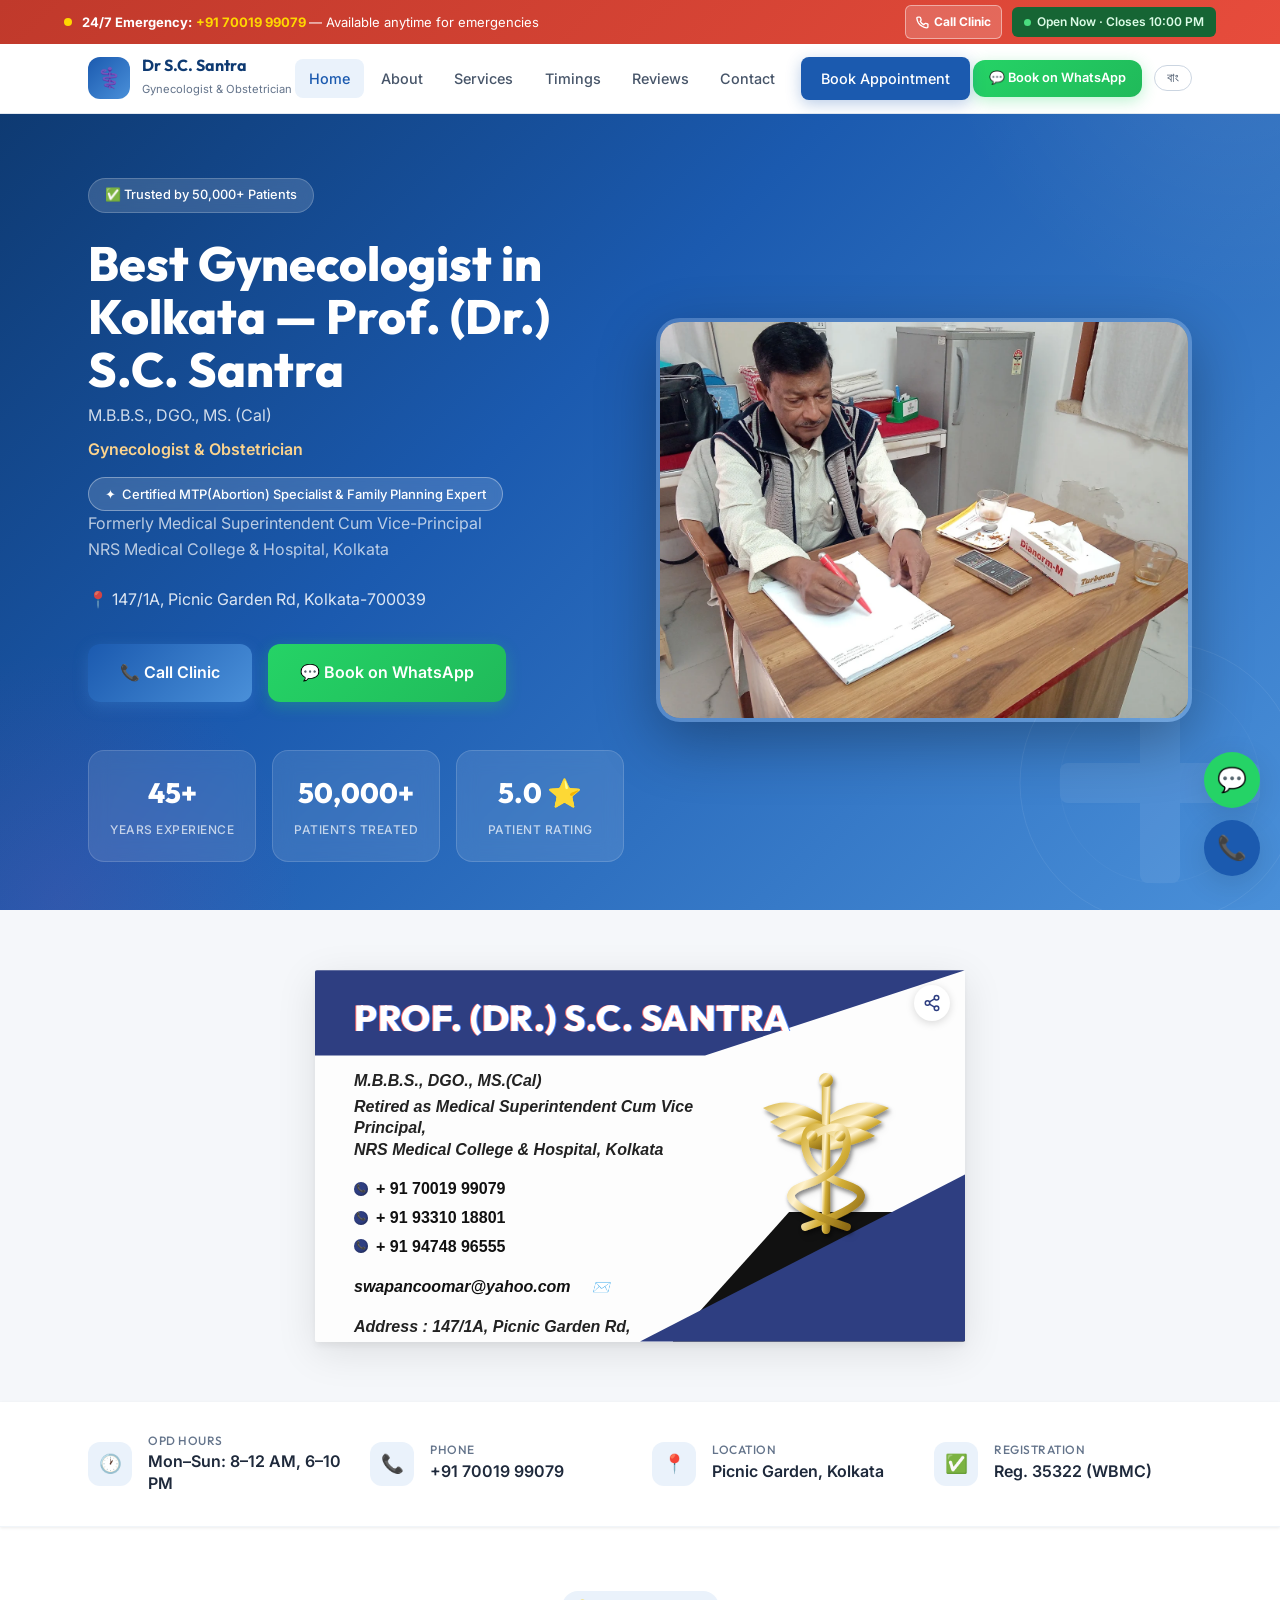
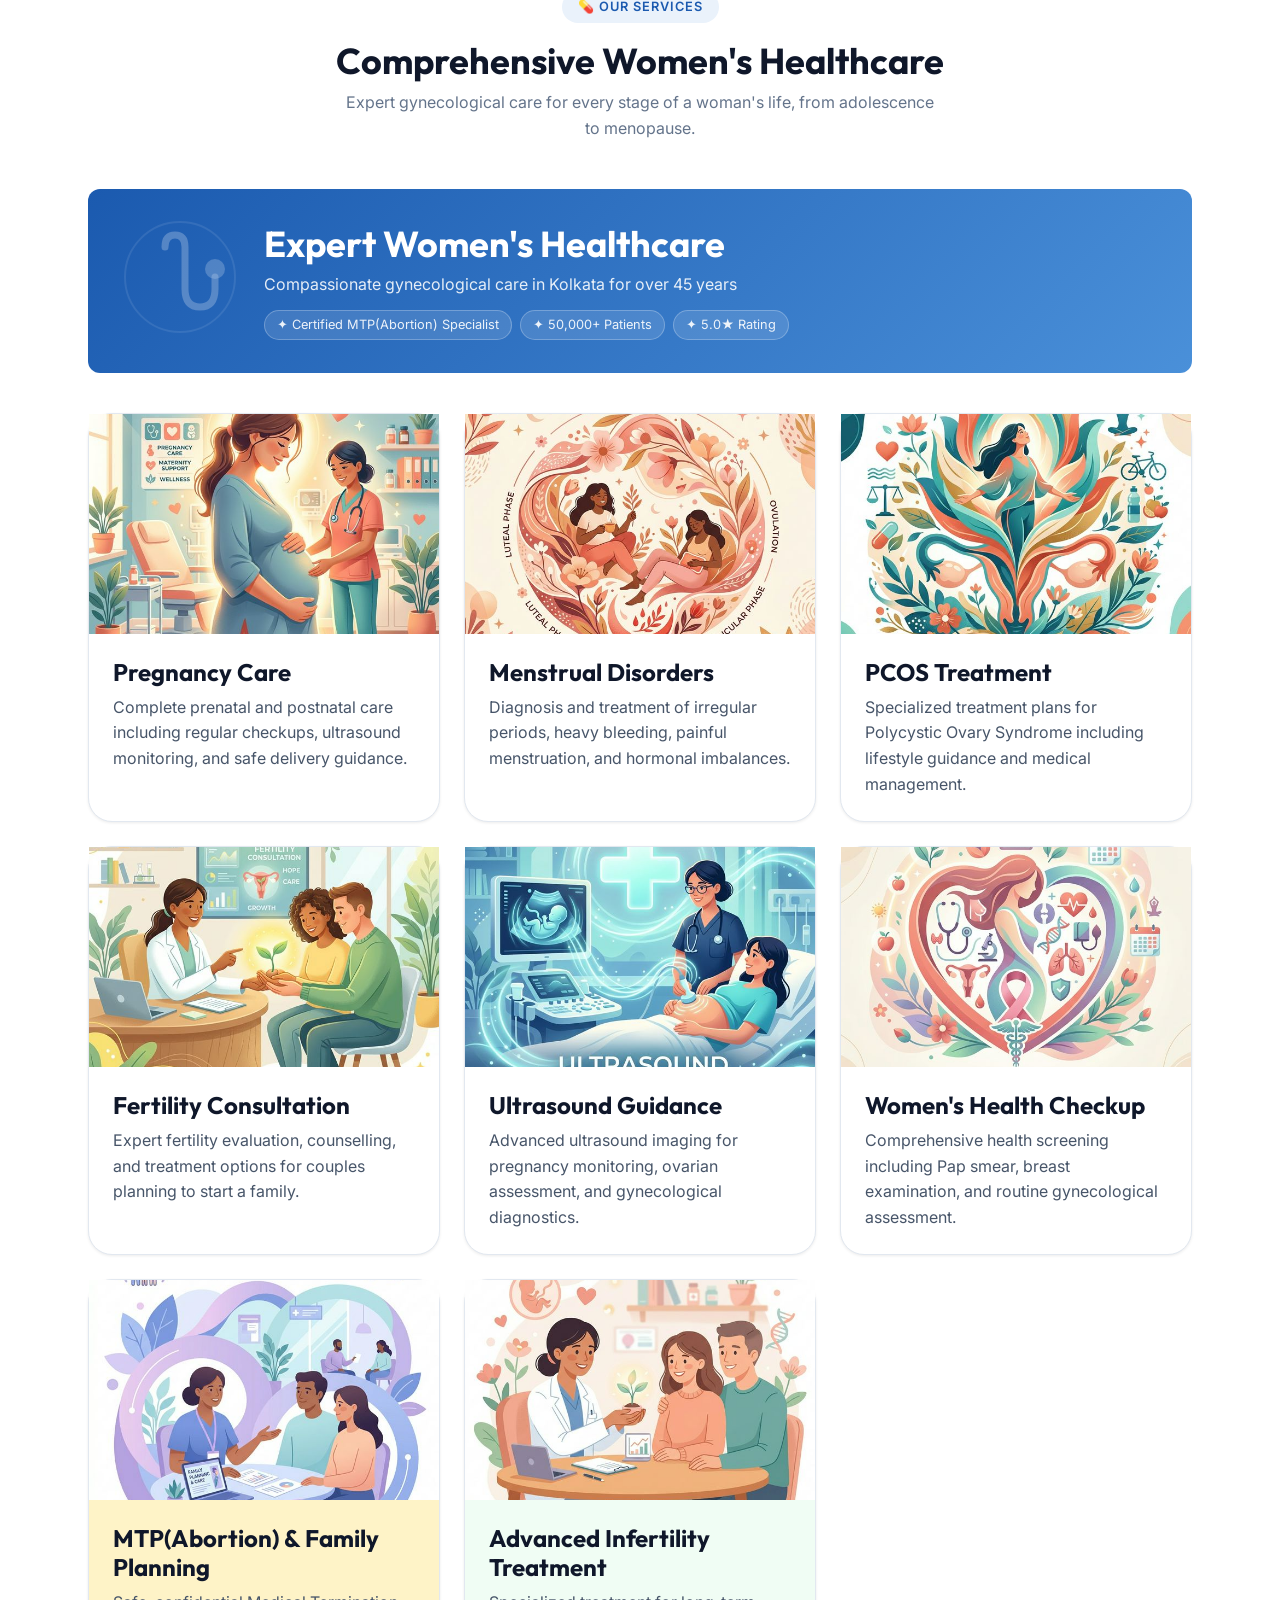
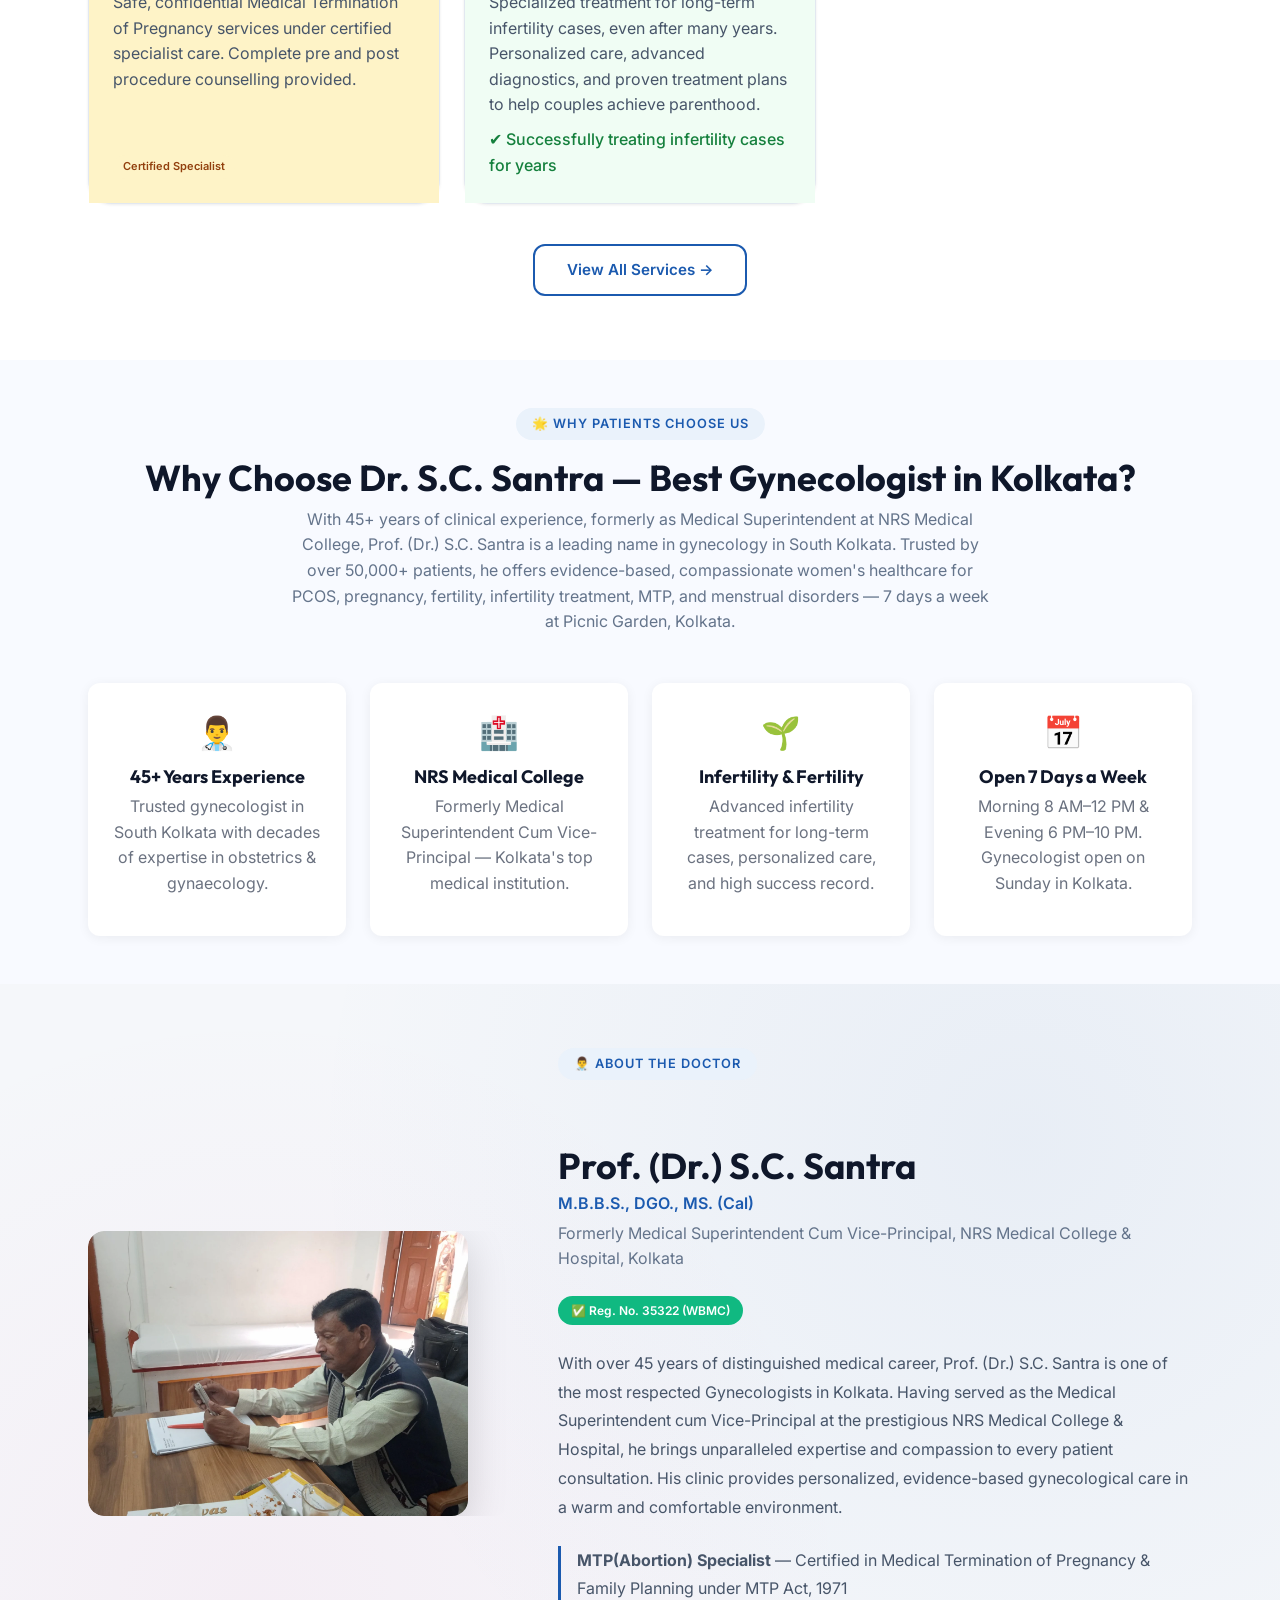
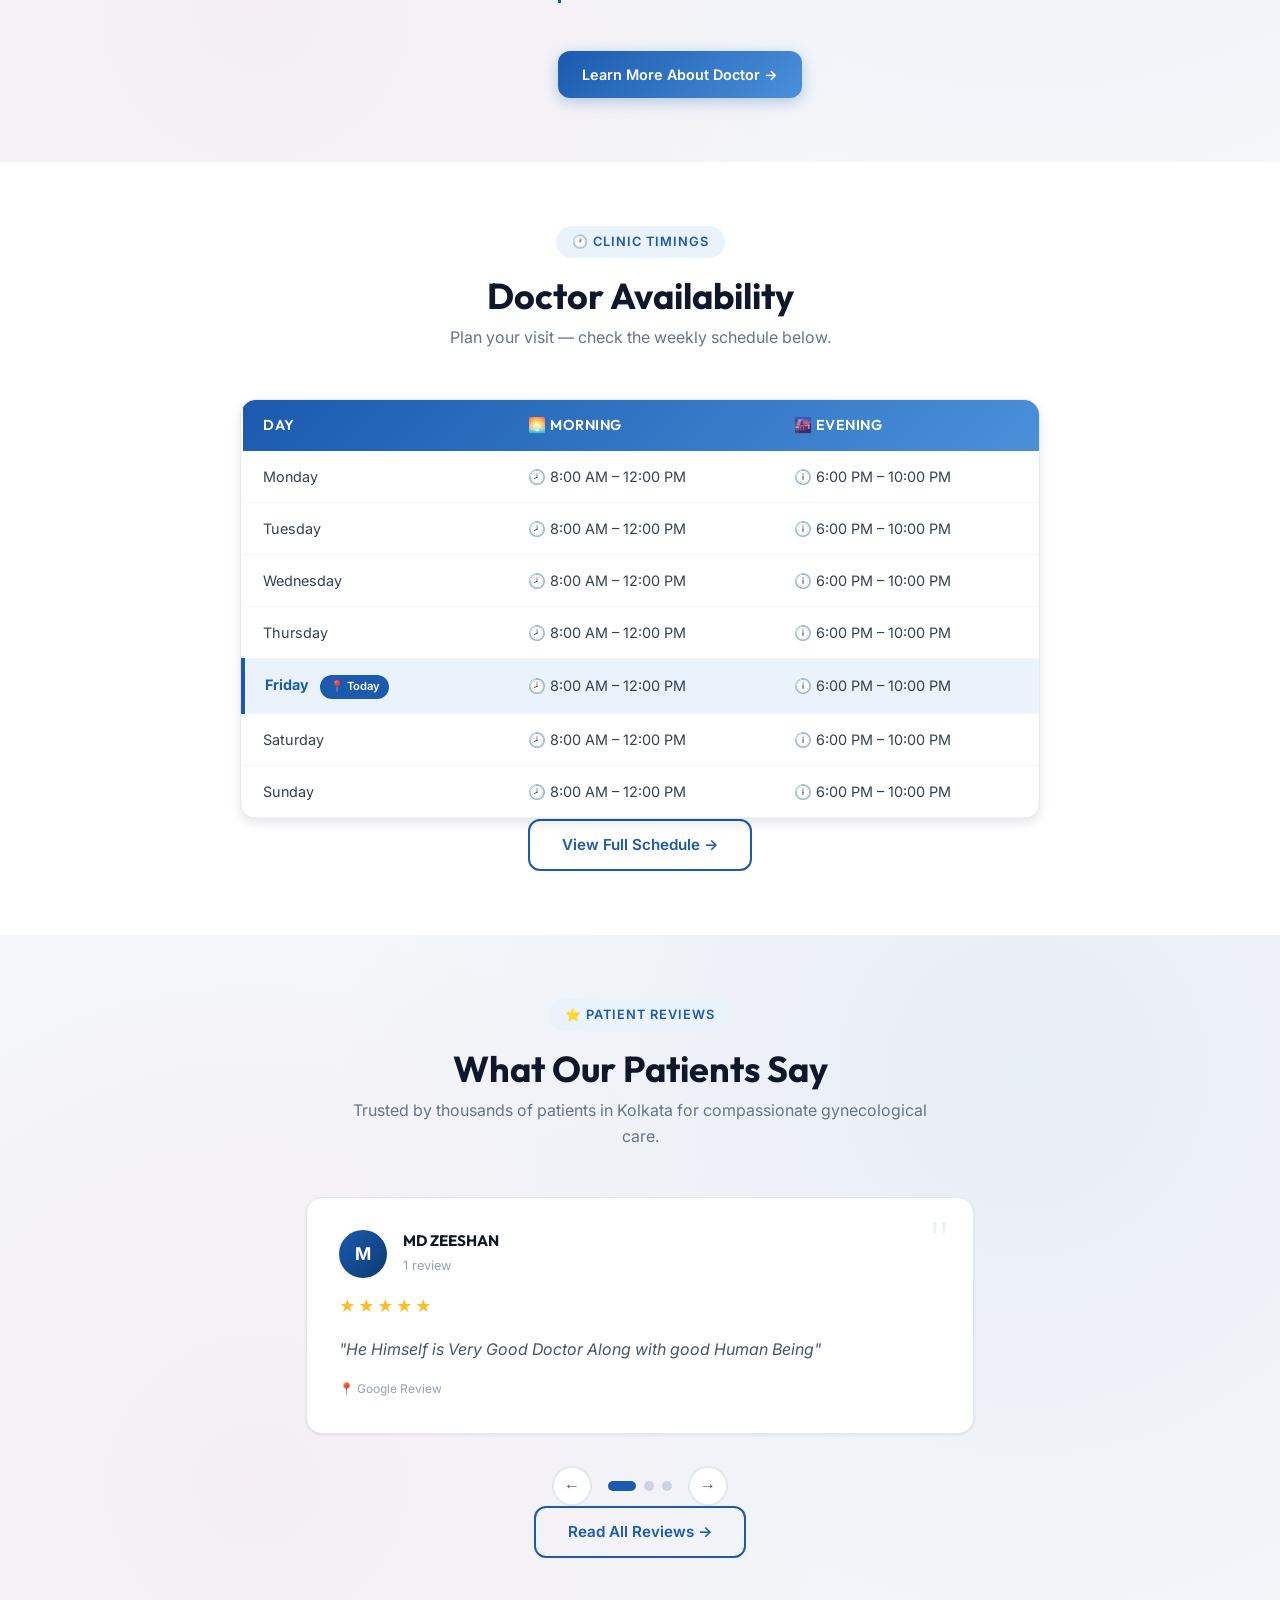
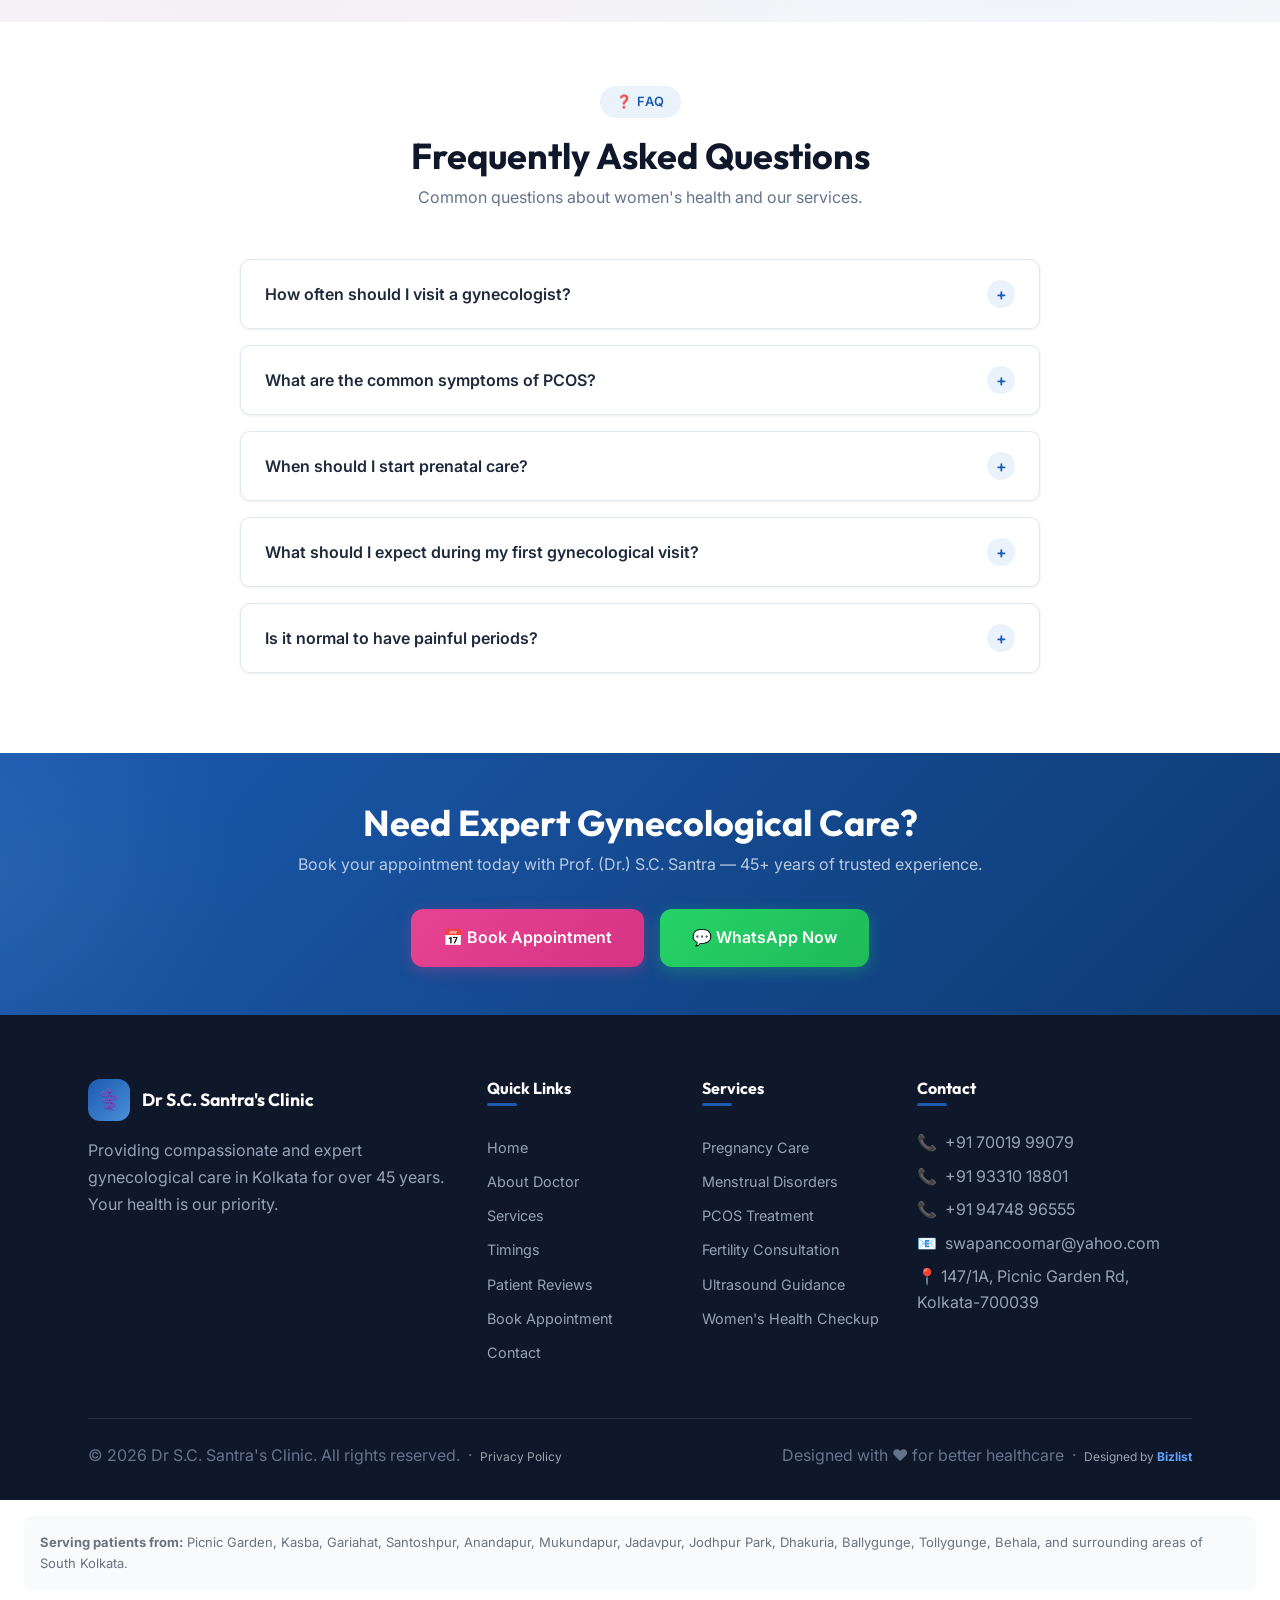
<file: index.html>
﻿<!DOCTYPE html>
<html lang="en">

<head>
  <meta charset="UTF-8">
  <meta name="google-site-verification" content="jun8GHqP-CkDPssSMXkIeF1mxkSbkyab43Ghdicjmf0" />
  <meta name="viewport" content="width=device-width, initial-scale=1.0">
  <meta name="view-transition" content="same-origin">
  <title>Best Gynecologist in Kolkata | Prof. (Dr.) S.C. Santra — Picnic Garden Clinic</title>
  <meta name="description" content="Prof. (Dr.) S.C. Santra — Top Gynecologist &amp; Obstetrician in Kolkata with 45+ years of experience. Expert in PCOS, Pregnancy Care, Fertility &amp; MTP. Clinic at Picnic Garden, Kolkata. Book now: +91 70019 99079.">
  <meta name="keywords" content="best gynecologist in Kolkata, lady doctor Kolkata, gynecologist near me, gynecologist Picnic Garden, PCOS treatment Kolkata, pregnancy doctor Kolkata, obstetrician Kolkata, fertility doctor Kolkata, women's clinic South Kolkata, MTP specialist Kolkata, gynecologist Tiljala, menstrual disorder treatment Kolkata, Dr SC Santra gynecologist, infertility treatment Kolkata">
  <meta name="author" content="Prof. (Dr.) S.C. Santra">
  <meta name="robots" content="index, follow, max-snippet:-1, max-image-preview:large, max-video-preview:-1">
  <meta name="language" content="English">
  <meta name="revisit-after" content="7 days">
  <meta name="geo.region" content="IN-WB">
  <meta name="geo.placename" content="Kolkata">
  <meta name="geo.position" content="22.5250;88.3850">
  <meta name="ICBM" content="22.5250, 88.3850">
  <meta name="theme-color" content="#1B5AAF">
  <link rel="canonical" href="https://docdemo-chi.vercel.app/index.html">

  <!-- Open Graph -->
  <meta property="og:type" content="website">
  <meta property="og:url" content="https://docdemo-chi.vercel.app/index.html">
  <meta property="og:title" content="Best Gynecologist in Kolkata | Prof. (Dr.) S.C. Santra">
  <meta property="og:description" content="45+ years experience. Expert in Pregnancy, PCOS, Fertility &amp; MTP. Clinic at Picnic Garden, Kolkata. Book now: +91 70019 99079.">
  <meta property="og:image" content="https://docdemo-chi.vercel.app/images/doctor-1.jpg">
  <meta property="og:locale" content="en_IN">
  <meta property="og:site_name" content="Dr. S.C. Santra Gynecology Clinic">

  <!-- Twitter Card -->
  <meta name="twitter:card" content="summary_large_image">
  <meta name="twitter:title" content="Best Gynecologist in Kolkata | Prof. (Dr.) S.C. Santra">
  <meta name="twitter:description" content="45+ years experience. Expert in Pregnancy, PCOS, Fertility &amp; MTP. Book now.">
  <meta name="twitter:image" content="https://docdemo-chi.vercel.app/images/doctor-1.jpg">

  <!-- Favicon -->
  <link rel="icon" type="image/svg+xml" href="data:image/svg+xml,<svg xmlns='http://www.w3.org/2000/svg' viewBox='0 0 100 100'><text y='.9em' font-size='90'>⚕️</text></svg>">

  <!-- Preconnect -->
  <link rel="preconnect" href="https://fonts.googleapis.com">
  <link rel="dns-prefetch" href="https://fonts.googleapis.com">
  <link rel="preconnect" href="https://fonts.gstatic.com" crossorigin>

  <!-- Hero image preload -->
  <link rel="preload" as="image" href="/images/doctor-1.jpg">

  <!-- Stylesheets -->
  <link rel="stylesheet" href="css/style.css">

    <!-- Schema: Physician -->
  <script type="application/ld+json">
  {
    "@context": "https://schema.org",
    "@type": "Physician",
    "name": "Prof. (Dr.) S.C. Santra",
    "description": "Senior Gynecologist and Obstetrician in Kolkata with 45+ years of experience. Expert in PCOS, Pregnancy Care, Fertility Consultation, Infertility Treatment, MTP, and Women's Health.",
    "image": "https://docdemo-chi.vercel.app/images/doctor-1.jpg",
    "url": "https://docdemo-chi.vercel.app/",
    "telephone": "+917001999079",
    "email": "swapancoomar@yahoo.com",
    "medicalSpecialty": ["Gynecology", "Obstetrics", "Family Planning", "Reproductive Medicine"],
    "hasCredential": [
      {"@type": "EducationalOccupationalCredential", "credentialCategory": "degree", "name": "MBBS"},
      {"@type": "EducationalOccupationalCredential", "credentialCategory": "degree", "name": "DGO"},
      {"@type": "EducationalOccupationalCredential", "credentialCategory": "degree", "name": "MS (Obstetrics & Gynaecology), Calcutta University"}
    ],
    "identifier": {"@type": "PropertyValue", "name": "WBMC Registration", "value": "35322"},
    "address": {
      "@type": "PostalAddress",
      "streetAddress": "147/1A, Picnic Garden Road",
      "addressLocality": "Kolkata",
      "addressRegion": "West Bengal",
      "postalCode": "700039",
      "addressCountry": "IN"
    },
    "geo": {"@type": "GeoCoordinates", "latitude": 22.5250, "longitude": 88.3850},
    "openingHoursSpecification": [
      {"@type": "OpeningHoursSpecification", "dayOfWeek": ["Monday","Tuesday","Wednesday","Thursday","Friday","Saturday","Sunday"], "opens": "08:00", "closes": "12:00"},
      {"@type": "OpeningHoursSpecification", "dayOfWeek": ["Monday","Tuesday","Wednesday","Thursday","Friday","Saturday","Sunday"], "opens": "18:00", "closes": "22:00"}
    ],
    "aggregateRating": {"@type": "AggregateRating", "ratingValue": "5.0", "reviewCount": "50000", "bestRating": "5", "worstRating": "1"},
    "priceRange": "₹₹",
    "currenciesAccepted": "INR",
    "paymentAccepted": "Cash, UPI",
    "availableLanguage": ["English", "Bengali", "Hindi"],
    "alumniOf": {"@type": "EducationalOrganization", "name": "NRS Medical College & Hospital, Kolkata"}
  }
  </script>

  <!-- Schema: MedicalClinic + LocalBusiness -->
  <script type="application/ld+json">
  {
    "@context": "https://schema.org",
    "@type": "MedicalClinic",
    "name": "Dr. S.C. Santra Gynecology Clinic",
    "url": "https://docdemo-chi.vercel.app/",
    "logo": "https://docdemo-chi.vercel.app/images/doctor-1.jpg",
    "image": "https://docdemo-chi.vercel.app/images/doctor-1.jpg",
    "telephone": ["+917001999079", "+919331018801", "+919474896555"],
    "email": "swapancoomar@yahoo.com",
    "address": {
      "@type": "PostalAddress",
      "streetAddress": "147/1A, Picnic Garden Road",
      "addressLocality": "Kolkata",
      "addressRegion": "West Bengal",
      "postalCode": "700039",
      "addressCountry": "IN"
    },
    "geo": {"@type": "GeoCoordinates", "latitude": 22.5250, "longitude": 88.3850},
    "hasMap": "https://maps.google.com/?q=147/1A+Picnic+Garden+Road+Kolkata+700039",
    "openingHours": ["Mo-Su 08:00-12:00", "Mo-Su 18:00-22:00"],
    "areaServed": ["Picnic Garden", "Kasba", "Gariahat", "Santoshpur", "Anandapur", "Mukundapur", "Jadavpur", "Jodhpur Park", "Dhakuria", "Ballygunge", "Tollygunge", "Behala", "Tiljala", "South Kolkata"],
    "aggregateRating": {"@type": "AggregateRating", "ratingValue": "5.0", "reviewCount": "50000", "bestRating": "5"},
    "priceRange": "₹₹",
    "currenciesAccepted": "INR",
    "paymentAccepted": "Cash, UPI",
    "sameAs": ["https://wa.me/917001999079"]
  }
  </script>

  <!-- Schema: FAQ -->
  <script type="application/ld+json">
  {
    "@context": "https://schema.org",
    "@type": "FAQPage",
    "mainEntity": [
      {"@type": "Question", "name": "Who is the best gynecologist in Picnic Garden, Kolkata?", "acceptedAnswer": {"@type": "Answer", "text": "Prof. (Dr.) S.C. Santra is one of the most trusted gynecologists in Picnic Garden, Kolkata, with 45+ years of experience and formerly the Medical Superintendent at NRS Medical College & Hospital."}},
      {"@type": "Question", "name": "What are the clinic timings of Dr. S.C. Santra?", "acceptedAnswer": {"@type": "Answer", "text": "The clinic is open 7 days a week — Morning: 8:00 AM to 12:00 PM, and Evening: 6:00 PM to 10:00 PM at 147/1A, Picnic Garden Road, Kolkata 700039."}},
      {"@type": "Question", "name": "Does Dr. S.C. Santra treat PCOS?", "acceptedAnswer": {"@type": "Answer", "text": "Yes. Dr. S.C. Santra specializes in PCOS (Polycystic Ovary Syndrome) treatment including hormonal therapy, lifestyle management, fertility-related PCOS treatment, and long-term monitoring."}},
      {"@type": "Question", "name": "Is Dr. S.C. Santra a certified MTP specialist?", "acceptedAnswer": {"@type": "Answer", "text": "Yes. Prof. (Dr.) S.C. Santra is a certified MTP (Medical Termination of Pregnancy) specialist under the MTP Act, 1971, providing safe and confidential services with full pre and post-procedure counselling."}},
      {"@type": "Question", "name": "How can I book an appointment with Dr. S.C. Santra?", "acceptedAnswer": {"@type": "Answer", "text": "You can book an appointment by calling +91 70019 99079 or messaging on WhatsApp. The clinic is located at 147/1A, Picnic Garden Road, Kolkata 700039."}},
      {"@type": "Question", "name": "Does Dr. S.C. Santra treat infertility?", "acceptedAnswer": {"@type": "Answer", "text": "Yes. Prof. (Dr.) S.C. Santra provides advanced infertility treatment even for long-term cases, offering personalized care, diagnostics, and proven treatment plans to help couples achieve parenthood."}},
      {"@type": "Question", "name": "How often should I visit a gynecologist?", "acceptedAnswer": {"@type": "Answer", "text": "It is recommended to visit a gynecologist at least once a year for routine checkups. During pregnancy or if you have menstrual, hormonal, or fertility concerns, more frequent visits may be advised."}}
    ]
  }
  </script>

  <!-- Schema: BreadcrumbList -->
  <script type="application/ld+json">
  {
    "@context": "https://schema.org",
    "@type": "BreadcrumbList",
    "itemListElement": [
      {"@type": "ListItem", "position": 1, "name": "Home", "item": "https://docdemo-chi.vercel.app/"}
    ]
  }
  </script>
</head>

<body>

  <!-- Emergency Banner (Redesign) -->
  <div class="emergency-banner">
    <div class="emergency-banner-inner">
      <!-- LEFT: pulsing dot + emergency text -->
      <div class="emergency-left">
        <span class="pulse-dot"></span>
        <span class="emergency-text">
          <strong>24/7 Emergency:</strong>
          <a href="tel:+917001999079" class="emergency-phone">
            +91 70019 99079
          </a>
          — Available anytime for emergencies
        </span>
      </div>

      <!-- RIGHT: Call button + Open/Closed status -->
      <div class="emergency-right">
        <a href="tel:+917001999079" class="banner-call-btn">
          <svg width="13" height="13" viewBox="0 0 24 24" fill="none" stroke="currentColor" stroke-width="2.5"
            stroke-linecap="round" stroke-linejoin="round">
            <path
              d="M22 16.92v3a2 2 0 0 1-2.18 2 19.79 19.79 0 0 1-8.63-3.07A19.5 19.5 0 0 1 4.69 13a19.79 19.79 0 0 1-3.07-8.67A2 2 0 0 1 3.6 2h3a2 2 0 0 1 2 1.72c.127.96.361 1.903.7 2.81a2 2 0 0 1-.45 2.11L7.91 9.91a16 16 0 0 0 6.18 6.18l1.97-1.97a2 2 0 0 1 2.11-.45c.907.339 1.85.573 2.81.7A2 2 0 0 1 22 16.92z" />
          </svg>
          Call Clinic
        </a>
        <!-- This div is populated by utils.js renderClinicStatus() -->
        <div id="clinic-status"></div>
      </div>
    </div>
  </div>

  <!-- Header -->
  <header class="header" id="header">
    <div class="container">
      <nav class="nav">
        <a href="index.html" class="nav-logo" style="flex-shrink:0;min-width:200px;">
          <div class="nav-logo-icon">⚕️</div>
          <div class="nav-logo-text">
            <h4>Dr S.C. Santra</h4>
            <span style="white-space:nowrap;font-size:0.7rem;">Gynecologist &amp; Obstetrician</span>
          </div>
        </a>

        <div class="nav-links" id="navLinks">
          <a href="index.html" class="active">Home</a>
          <a href="about.html">About</a>
          <a href="services.html">Services</a>
          <a href="timings.html">Timings</a>
          <a href="reviews.html">Reviews</a>
          <a href="contact.html">Contact</a>
          <a href="book.html" class="btn btn-primary btn-sm" style="margin-left:0.5rem;">Book Appointment</a>
        </div>

        <div class="nav-cta">
          <a href="https://wa.me/917001999079?text=Hello%20Doctor%2C%20I%20would%20like%20to%20book%20an%20appointment."
            class="btn btn-whatsapp btn-sm" target="_blank" data-i18n="bookWhatsApp">💬 WhatsApp</a>
          <button id="lang-toggle" onclick="toggleLanguage()" title="Toggle Bengali/English"
            style="padding:4px 12px;border:1px solid var(--gray-300);border-radius:999px;background:transparent;cursor:pointer;font-size:13px;font-weight:500;color:var(--gray-600);">বাং</button>
        </div>

        <button class="hamburger" id="hamburger" aria-label="Toggle menu">
          <span></span>
          <span></span>
          <span></span>
        </button>
      </nav>
    </div>
  </header>

  <!-- Hero Section -->
  <section class="hero" id="hero">
    <div class="hero-decoration" aria-hidden="true">
      <svg width="320" height="320" viewBox="0 0 320 320" style="opacity: 0.07;">
        <!-- Medical cross pattern -->
        <circle cx="160" cy="160" r="140" fill="none" stroke="white" stroke-width="1" />
        <circle cx="160" cy="160" r="100" fill="none" stroke="white" stroke-width="0.5" />
        <rect x="140" y="60" width="40" height="200" rx="8" fill="white" />
        <rect x="60" y="140" width="200" height="40" rx="8" fill="white" />
      </svg>
    </div>
    <div class="container">
      <div class="hero-content">
        <div class="hero-text">
          <div class="hero-badge">✅ Trusted by 50,000+ Patients</div>
          <h1>Best Gynecologist in Kolkata — Prof. (Dr.) S.C. Santra</h1>
          <p class="qualification">M.B.B.S., DGO., MS. (Cal)</p>
          <p class="specialization">Gynecologist & Obstetrician</p>
          <div class="mtp-badge">
            <span class="mtp-icon">✦</span>
            Certified MTP(Abortion) Specialist &amp; Family Planning Expert
          </div>
          <p class="designation">Formerly Medical Superintendent Cum Vice-Principal<br>NRS Medical College & Hospital,
            Kolkata</p>
          <p class="location">
            📍 147/1A, Picnic Garden Rd, Kolkata-700039
          </p>

          <div class="hero-buttons">
            <a href="tel:+917001999079" class="btn btn-call btn-lg">📞 Call Clinic</a>
            <a href="https://wa.me/917001999079?text=Hello%20Doctor%2C%20I%20would%20like%20to%20book%20an%20appointment."
              class="btn btn-whatsapp btn-lg" target="_blank">💬 Book on WhatsApp</a>
          </div>

          <div class="hero-stats">
            <div class="stat-card">
              <span class="stat-number count-up" data-target="45" data-suffix="+">45+</span>
              <span class="stat-label" data-i18n="yearsExp">Years Experience</span>
            </div>
            <div class="stat-card">
              <span class="stat-number count-up" data-target="50000" data-suffix="+">50,000+</span>
              <span class="stat-label" data-i18n="patientsTreated">Patients Treated</span>
            </div>
            <div class="stat-card">
              <span class="stat-number count-up" data-target="5.0" data-suffix=" ⭐" data-decimals="1">5.0 ⭐</span>
              <span class="stat-label" data-i18n="patientRating">Patient Rating</span>
            </div>
          </div>
        </div>

        <div class="hero-image">
          <img src="images/doctor-1.jpg" alt="Prof. Dr. S.C. Santra – Best Gynecologist in Kolkata, Picnic Garden" loading="eager" fetchpriority="high">
        </div>
      </div>
    </div>
  </section>

  <!-- ===== BUSINESS CARD SECTION ===== -->
  <section class="visiting-card-wrapper">
    <div class="visiting-card">
      <button class="vc-share-btn" onclick="shareVisitingCard()" aria-label="Share Visiting Card"
        title="Share Contact info">
        <svg width="18" height="18" viewBox="0 0 24 24" fill="none" stroke="currentColor" stroke-width="2"
          stroke-linecap="round" stroke-linejoin="round">
          <circle cx="18" cy="5" r="3"></circle>
          <circle cx="6" cy="12" r="3"></circle>
          <circle cx="18" cy="19" r="3"></circle>
          <line x1="8.59" y1="13.51" x2="15.42" y2="17.49"></line>
          <line x1="15.41" y1="6.51" x2="8.59" y2="10.49"></line>
        </svg>
      </button>
      <div class="vc-top-shape"></div>
      <div class="vc-bottom-shape-black"></div>
      <div class="vc-bottom-shape-blue"></div>

      <div class="vc-content">
        <div class="vc-header">
          <h2 class="vc-name">PROF. (DR.) S.C. SANTRA</h2>
        </div>

        <div class="vc-body">
          <div class="vc-left">
            <div>
              <p class="vc-qual">M.B.B.S., DGO., MS.(Cal)</p>
              <p class="vc-title">Retired as Medical Superintendent Cum Vice Principal,<br>NRS Medical College &amp;
                Hospital, Kolkata</p>
            </div>

            <div class="vc-contact">
              <p><span class="vc-icon">📞</span> + 91 70019 99079</p>
              <p><span class="vc-icon">📞</span> + 91 93310 18801</p>
              <p><span class="vc-icon">📞</span> + 91 94748 96555</p>
            </div>

            <div class="vc-email">
              <p>swapancoomar@yahoo.com &nbsp;&nbsp;<span style="font-size: 14px;">✉️</span></p>
            </div>

            <div class="vc-address">
              <p><strong>Address :</strong> 147/1A, Picnic Garden Rd,<br>Kolkata-700039</p>
            </div>
          </div>

          <div class="vc-right">
            <svg class="vc-caduceus" viewBox="0 0 100 120" xmlns="http://www.w3.org/2000/svg">
              <defs>
                <linearGradient id="goldGrad" x1="0%" y1="0%" x2="100%" y2="100%">
                  <stop offset="0%" stop-color="#D4AF37" />
                  <stop offset="40%" stop-color="#FFF2CD" />
                  <stop offset="60%" stop-color="#D4AF37" />
                  <stop offset="100%" stop-color="#8B6914" />
                </linearGradient>
                <filter id="shadow">
                  <feDropShadow dx="1" dy="2" stdDeviation="1.5" flood-color="#000" flood-opacity="0.3" />
                </filter>
              </defs>
              <g filter="url(#shadow)">
                <rect x="47" y="5" width="6" height="110" rx="3" fill="url(#goldGrad)" />
                <circle cx="50" cy="5" r="5" fill="url(#goldGrad)" />
                <path d="M47 30 Q25 15 5 25 Q20 35 47 40 Z" fill="url(#goldGrad)" />
                <path d="M47 35 Q25 25 10 35 Q25 45 47 48 Z" fill="url(#goldGrad)" />
                <path d="M47 40 Q30 35 15 45 Q30 52 47 55 Z" fill="url(#goldGrad)" />
                <path d="M53 30 Q75 15 95 25 Q80 35 53 40 Z" fill="url(#goldGrad)" />
                <path d="M53 35 Q75 25 90 35 Q75 45 53 48 Z" fill="url(#goldGrad)" />
                <path d="M53 40 Q70 35 85 45 Q70 52 53 55 Z" fill="url(#goldGrad)" />
                <path d="M60 45 Q35 30 35 50 T65 80 T35 110" fill="none" stroke="url(#goldGrad)" stroke-width="5.5"
                  stroke-linecap="round" />
                <path d="M40 45 Q65 30 65 50 T35 80 T65 110" fill="none" stroke="url(#goldGrad)" stroke-width="5.5"
                  stroke-linecap="round" />
                <circle cx="60" cy="45" r="4" fill="url(#goldGrad)" />
                <circle cx="40" cy="45" r="4" fill="url(#goldGrad)" />
              </g>
            </svg>
          </div>
        </div>
      </div>
    </div>
  </section>
  <!-- ===== END BUSINESS CARD SECTION ===== -->

  <!-- Quick Info Strip -->
  <section class="info-strip">
    <div class="container">
      <div class="info-strip-grid">
        <div class="info-strip-item">
          <div class="info-icon">🕐</div>
          <div>
            <h4>OPD Hours</h4>
            <p style="font-size:14px; line-height:1.4;">Mon–Sun: 8–12 AM, 6–10 PM</p>
          </div>
        </div>
        <div class="info-strip-item">
          <div class="info-icon">📞</div>
          <div>
            <h4>Phone</h4>
            <p><a href="tel:+917001999079">+91 70019 99079</a></p>
          </div>
        </div>
        <div class="info-strip-item">
          <div class="info-icon">📍</div>
          <div>
            <h4>Location</h4>
            <p>Picnic Garden, Kolkata</p>
          </div>
        </div>
        <div class="info-strip-item">
          <div class="info-icon">✅</div>
          <div>
            <h4>Registration</h4>
            <p>Reg. 35322 (WBMC)</p>
          </div>
        </div>
      </div>
    </div>
  </section>

  <!-- Services Overview -->
  <section class="section" id="services">
    <div class="container">
      <div class="section-header fade-in">
        <div class="badge">💊 Our Services</div>
        <h2>Comprehensive Women's Healthcare</h2>
        <p>Expert gynecological care for every stage of a woman's life, from adolescence to menopause.</p>
      </div>

      <div class="services-hero-banner">
        <div class="shb-stethoscope" aria-hidden="true">
          <svg width="120" height="120" viewBox="0 0 120 120">
            <circle cx="60" cy="60" r="55" fill="none" stroke="rgba(255,255,255,0.15)" stroke-width="2" />
            <path d="M45 30 Q45 18 55 18 Q65 18 65 30 L65 72 
                     Q65 90 80 90 Q95 90 95 72 L95 60" fill="none" stroke="rgba(255,255,255,0.4)" stroke-width="7"
              stroke-linecap="round" />
            <circle cx="95" cy="52" r="10" fill="rgba(255,255,255,0.35)" />
          </svg>
        </div>
        <div class="shb-content">
          <h2 class="shb-title">Expert Women's Healthcare</h2>
          <p class="shb-subtitle">
            Compassionate gynecological care in Kolkata for over 45 years
          </p>
          <div class="shb-pills">
            <span class="shb-pill">✦ Certified MTP(Abortion) Specialist</span>
            <span class="shb-pill">✦ 50,000+ Patients</span>
            <span class="shb-pill">✦ 5.0★ Rating</span>
          </div>
        </div>
      </div>

      <div class="services-grid">
        <!-- Pregnancy Care -->
        <div class="service-card fade-in">
          <div class="service-image">
            <img src="images/services/pregnancy_care.png" alt="Pregnancy Care in Kolkata by Dr. S.C. Santra">
          </div>
          <div class="service-content">
            <h3>Pregnancy Care</h3>
            <p>Complete prenatal and postnatal care including regular checkups, ultrasound monitoring, and safe delivery
              guidance.</p>
          </div>
        </div>

        <!-- Menstrual Disorders -->
        <div class="service-card fade-in">
          <div class="service-image">
            <img src="images/services/menstrual_disorders.png" alt="Menstrual Disorder Treatment Kolkata">
          </div>
          <div class="service-content">
            <h3>Menstrual Disorders</h3>
            <p>Diagnosis and treatment of irregular periods, heavy bleeding, painful menstruation, and hormonal
              imbalances.</p>
          </div>
        </div>
        <!-- PCOS Treatment -->
        <div class="service-card fade-in">
          <div class="service-image">
            <img src="images/services/pcos_treatment.png" alt="PCOS Treatment at Picnic Garden Kolkata – Dr. S.C. Santra">
          </div>
          <div class="service-content">
            <h3>PCOS Treatment</h3>
            <p>Specialized treatment plans for Polycystic Ovary Syndrome including lifestyle guidance and medical
              management.</p>
          </div>
        </div>

        <!-- Fertility Consultation -->
        <div class="service-card fade-in">
          <div class="service-image">
            <img src="images/services/fertility_consultation.png" alt="Fertility Consultation in Kolkata – Dr. S.C. Santra">
          </div>
          <div class="service-content">
            <h3>Fertility Consultation</h3>
            <p>Expert fertility evaluation, counselling, and treatment options for couples planning to start a family.
            </p>
          </div>
        </div>
        <!-- Ultrasound Guidance -->
        <div class="service-card fade-in">
          <div class="service-image">
            <img src="images/services/ultrasound_guidance.png" alt="Gynecological Ultrasound Kolkata">
          </div>
          <div class="service-content">
            <h3>Ultrasound Guidance</h3>
            <p>Advanced ultrasound imaging for pregnancy monitoring, ovarian assessment, and gynecological diagnostics.
            </p>
          </div>
        </div>

        <!-- Women's Health Checkup -->
        <div class="service-card fade-in">
          <div class="service-image">
            <img src="images/services/womens_health.png" alt="Women's Health Checkup Kolkata – Pap Smear, Breast Exam">
          </div>
          <div class="service-content">
            <h3>Women's Health Checkup</h3>
            <p>Comprehensive health screening including Pap smear, breast examination, and routine gynecological
              assessment.</p>
          </div>
        </div>

        <!-- MTP & Family Planning -->
        <div class="service-card fade-in">
          <div class="service-image">
            <img src="images/services/mtp_family_planning.png" alt="MTP & Family Planning">
          </div>
          <div class="service-content" style="background-color: #fef3c7;">
            <h3>MTP(Abortion) & Family Planning</h3>
            <p>Safe, confidential Medical Termination of Pregnancy services under certified specialist care. Complete
              pre and post procedure counselling provided.</p>
            <span class="service-badge" style="margin-top:0.5rem; display:inline-block;">Certified Specialist</span>
          </div>
        </div>

        <!-- Advanced Infertility Treatment -->
        <div class="service-card fade-in">
          <div class="service-image">
            <img src="images/services/infertility_treatment.png" alt="Advanced Infertility Treatment Kolkata – Dr. S.C. Santra">
          </div>
          <div class="service-content" style="background-color: #f0fdf4;">
            <h3>Advanced Infertility Treatment</h3>
            <p>Specialized treatment for long-term infertility cases, even after many years. Personalized care,
              advanced diagnostics, and proven treatment plans to help couples achieve parenthood.</p>
            <p style="margin-top:0.6rem;font-size:0.82rem;color:#15803d;font-weight:500;">✔ Successfully treating
              infertility cases for years</p>
          </div>
        </div>
      </div>

      <div style="text-align: center; margin-top: 40px;">
        <a href="services.html" class="btn btn-outline">
          View All Services →
        </a>
      </div>
    </div>
  </section>
 
 
  <!-- Why Choose Dr. Santra — SEO keyword-rich section -->
  <section class="section" style="background:#f8faff;padding:3rem 0;">
    <div class="container">
      <div class="section-header fade-in">
        <div class="badge">🌟 Why Patients Choose Us</div>
        <h2>Why Choose Dr. S.C. Santra — Best Gynecologist in Kolkata?</h2>
        <p style="max-width:700px;margin:0 auto;">With 45+ years of clinical experience, formerly as Medical Superintendent at NRS Medical College, Prof. (Dr.) S.C. Santra is a leading name in gynecology in South Kolkata. Trusted by over 50,000+ patients, he offers evidence-based, compassionate women's healthcare for PCOS, pregnancy, fertility, infertility treatment, MTP, and menstrual disorders — 7 days a week at Picnic Garden, Kolkata.</p>
      </div>
      <div style="display:grid;grid-template-columns:repeat(auto-fit,minmax(220px,1fr));gap:1.5rem;margin-top:2rem;">
        <div style="background:#fff;border-radius:12px;padding:1.5rem;box-shadow:0 2px 12px rgba(0,0,0,0.06);text-align:center;">
          <div style="font-size:2rem;margin-bottom:0.5rem;">👨‍⚕️</div>
          <h4 style="margin-bottom:0.4rem;">45+ Years Experience</h4>
          <p style="font-size:0.85rem;color:#6b7280;">Trusted gynecologist in South Kolkata with decades of expertise in obstetrics &amp; gynaecology.</p>
        </div>
        <div style="background:#fff;border-radius:12px;padding:1.5rem;box-shadow:0 2px 12px rgba(0,0,0,0.06);text-align:center;">
          <div style="font-size:2rem;margin-bottom:0.5rem;">🏥</div>
          <h4 style="margin-bottom:0.4rem;">NRS Medical College</h4>
          <p style="font-size:0.85rem;color:#6b7280;">Formerly Medical Superintendent Cum Vice-Principal — Kolkata's top medical institution.</p>
        </div>
        <div style="background:#fff;border-radius:12px;padding:1.5rem;box-shadow:0 2px 12px rgba(0,0,0,0.06);text-align:center;">
          <div style="font-size:2rem;margin-bottom:0.5rem;">🌱</div>
          <h4 style="margin-bottom:0.4rem;">Infertility & Fertility</h4>
          <p style="font-size:0.85rem;color:#6b7280;">Advanced infertility treatment for long-term cases, personalized care, and high success record.</p>
        </div>
        <div style="background:#fff;border-radius:12px;padding:1.5rem;box-shadow:0 2px 12px rgba(0,0,0,0.06);text-align:center;">
          <div style="font-size:2rem;margin-bottom:0.5rem;">📅</div>
          <h4 style="margin-bottom:0.4rem;">Open 7 Days a Week</h4>
          <p style="font-size:0.85rem;color:#6b7280;">Morning 8 AM–12 PM &amp; Evening 6 PM–10 PM. Gynecologist open on Sunday in Kolkata.</p>
        </div>
      </div>
    </div>
  </section>
<!-- Doctor Profile Teaser -->
  <section class="section section-alt" id="about">
    <div class="container">
      <div class="doctor-profile">
        <div class="doctor-photo-wrapper fade-in">
          <img src="images/doctor-2.jpg" alt="Dr. S.C. Santra, M.B.B.S. DGO MS, Senior Obstetrician & Gynecologist Kolkata" class="doctor-photo" id="doctorPhoto">
          <label class="photo-upload-overlay" for="photoUpload" title="Click to change photo">
            <svg width="22" height="22" viewBox="0 0 24 24" fill="none" stroke="white" stroke-width="2"
              stroke-linecap="round">
              <path d="M21 15v4a2 2 0 0 1-2 2H5a2 2 0 0 1-2-2v-4" />
              <polyline points="17 8 12 3 7 8" />
              <line x1="12" y1="3" x2="12" y2="15" />
            </svg>
            <span>Change Photo</span>
          </label>
          <input type="file" id="photoUpload" accept="image/*" style="display:none" onchange="previewDoctorPhoto(this)">
        </div>
        <div class="doctor-info fade-in">
          <div class="section-header" style="text-align:left;">
            <div class="badge">👨‍⚕️ About the Doctor</div>
          </div>
          <h2>Prof. (Dr.) S.C. Santra</h2>
          <p class="doc-qualification">M.B.B.S., DGO., MS. (Cal)</p>
          <p class="doc-designation">Formerly Medical Superintendent Cum Vice-Principal, NRS Medical College & Hospital,
            Kolkata</p>
          <span class="doc-reg">✅ Reg. No. 35322 (WBMC)</span>
          <p class="bio">
            With over 45 years of distinguished medical career, Prof. (Dr.) S.C. Santra is one of the most respected
            Gynecologists in Kolkata.
            Having served as the Medical Superintendent cum Vice-Principal at the prestigious NRS Medical College &
            Hospital,
            he brings unparalleled expertise and compassion to every patient consultation. His clinic provides
            personalized,
            evidence-based gynecological care in a warm and comfortable environment.
          </p>
          <p class="bio" style="margin-top: 1rem; border-left: 3px solid var(--primary); padding-left: 1rem;">
            <strong>MTP(Abortion) Specialist</strong> &mdash; Certified in Medical Termination of Pregnancy &amp; Family
            Planning
            under MTP Act, 1971
          </p>
          <a href="about.html" class="btn btn-primary" style="margin-top: 1.5rem;">Learn More About Doctor →</a>
        </div>
      </div>
    </div>
  </section>

  <!-- Timings Preview -->
  <section class="section" id="timings">
    <div class="container">
      <div class="section-header fade-in">
        <div class="badge">🕐 Clinic Timings</div>
        <h2>Doctor Availability</h2>
        <p>Plan your visit — check the weekly schedule below.</p>
      </div>

      <div class="timings-wrapper fade-in" style="max-width:800px;margin:0 auto;">
        <table class="timings-table" id="timingsTable">
          <thead>
            <tr>
              <th>Day</th>
              <th>🌅 Morning</th>
              <th>🌆 Evening</th>
            </tr>
          </thead>
          <tbody id="timings-body">
            <tr data-day="1">
              <td>Monday</td>
              <td><span class="time-slot">🕗 8:00 AM – 12:00 PM</span></td>
              <td><span class="time-slot">🕕 6:00 PM – 10:00 PM</span></td>
            </tr>
            <tr data-day="2">
              <td>Tuesday</td>
              <td><span class="time-slot">🕗 8:00 AM – 12:00 PM</span></td>
              <td><span class="time-slot">🕕 6:00 PM – 10:00 PM</span></td>
            </tr>
            <tr data-day="3">
              <td>Wednesday</td>
              <td><span class="time-slot">🕗 8:00 AM – 12:00 PM</span></td>
              <td><span class="time-slot">🕕 6:00 PM – 10:00 PM</span></td>
            </tr>
            <tr data-day="4">
              <td>Thursday</td>
              <td><span class="time-slot">🕗 8:00 AM – 12:00 PM</span></td>
              <td><span class="time-slot">🕕 6:00 PM – 10:00 PM</span></td>
            </tr>
            <tr data-day="5">
              <td>Friday</td>
              <td><span class="time-slot">🕗 8:00 AM – 12:00 PM</span></td>
              <td><span class="time-slot">🕕 6:00 PM – 10:00 PM</span></td>
            </tr>
            <tr data-day="6">
              <td>Saturday</td>
              <td><span class="time-slot">🕗 8:00 AM – 12:00 PM</span></td>
              <td><span class="time-slot">🕕 6:00 PM – 10:00 PM</span></td>
            </tr>
            <tr data-day="0">
              <td>Sunday</td>
              <td><span class="time-slot">🕗 8:00 AM – 12:00 PM</span></td>
              <td><span class="time-slot">🕕 6:00 PM – 10:00 PM</span></td>
            </tr>
          </tbody>
        </table>
      </div>

      <div class="text-center mt-2">
        <a href="timings.html" class="btn btn-outline">View Full Schedule →</a>
      </div>
    </div>
  </section>

  <!-- Testimonials Slider -->
  <section class="section section-alt" id="reviews">
    <div class="container">
      <div class="section-header fade-in">
        <div class="badge">⭐ Patient Reviews</div>
        <h2>What Our Patients Say</h2>
        <p>Trusted by thousands of patients in Kolkata for compassionate gynecological care.</p>
      </div>

      <div class="testimonial-slider fade-in" style="max-width:700px;margin:0 auto;">
        <div class="testimonial-track" id="testimonialTrack">
          <div class="testimonial-slide">
            <div class="review-card">
              <div class="quote-icon">"</div>
              <div class="review-header">
                <div class="review-avatar"
                  style="background:linear-gradient(135deg,var(--primary),var(--primary-dark));">M</div>
                <div class="review-meta">
                  <h4>MD ZEESHAN</h4>
                  <span class="review-date">1 review</span>
                </div>
              </div>
              <div class="review-stars">★★★★★</div>
              <p class="review-text">"He Himself is Very Good Doctor Along with good Human Being"</p>
              <div class="google-badge">📍 Google Review</div>
            </div>
          </div>
          <div class="testimonial-slide">
            <div class="review-card">
              <div class="quote-icon">"</div>
              <div class="review-header">
                <div class="review-avatar" style="background:linear-gradient(135deg,var(--accent),#D63384);">N</div>
                <div class="review-meta">
                  <h4>Nivedita Santra</h4>
                  <span class="review-date">5 years ago</span>
                </div>
              </div>
              <div class="review-stars">★★★★★</div>
              <p class="review-text">"Bet very good docand person"</p>
              <div class="google-badge">📍 Google Review</div>
            </div>
          </div>
          <div class="testimonial-slide">
            <div class="review-card">
              <div class="quote-icon">"</div>
              <div class="review-header">
                <div class="review-avatar" style="background:linear-gradient(135deg,#8b5cf6,#6d28d9);">D</div>
                <div class="review-meta">
                  <h4>Dr Amiya Kumar Maity</h4>
                  <span class="review-date">4 years ago</span>
                </div>
              </div>
              <div class="review-stars">★★★★★</div>
              <p class="review-text" style="color:transparent;user-select:none;">.</p>
              <div class="google-badge">📍 Google Review</div>
            </div>
          </div>
        </div>

        <div class="slider-controls">
          <button class="slider-btn" id="sliderPrev" aria-label="Previous review">←</button>
          <div class="slider-dots" id="sliderDots">
            <button class="slider-dot active" data-index="0" aria-label="Review 1"></button>
            <button class="slider-dot" data-index="1" aria-label="Review 2"></button>
            <button class="slider-dot" data-index="2" aria-label="Review 3"></button>
          </div>
          <button class="slider-btn" id="sliderNext" aria-label="Next review">→</button>
        </div>
      </div>

      <div class="text-center mt-2">
        <a href="reviews.html" class="btn btn-outline">Read All Reviews →</a>
      </div>
    </div>
  </section>

  <!-- FAQ Section -->
  <section class="section" id="faq">
    <div class="container">
      <div class="section-header fade-in">
        <div class="badge">❓ FAQ</div>
        <h2>Frequently Asked Questions</h2>
        <p>Common questions about women's health and our services.</p>
      </div>

      <div class="faq-list fade-in">
        <div class="faq-item">
          <button class="faq-question">
            <span>How often should I visit a gynecologist?</span>
            <span class="faq-icon">+</span>
          </button>
          <div class="faq-answer">
            <div class="faq-answer-inner">
              It is recommended to visit a gynecologist at least once a year for a routine checkup. If you are pregnant,
              experiencing irregular periods, or have any concerns about your reproductive health, you should schedule
              visits more frequently as advised by the doctor.
            </div>
          </div>
        </div>

        <div class="faq-item">
          <button class="faq-question">
            <span>What are the common symptoms of PCOS?</span>
            <span class="faq-icon">+</span>
          </button>
          <div class="faq-answer">
            <div class="faq-answer-inner">
              Common symptoms of PCOS include irregular or missed periods, excessive hair growth (hirsutism), acne,
              weight gain, thinning hair on the scalp, and difficulty getting pregnant. If you notice any of these
              symptoms, consult a gynecologist for proper diagnosis and treatment.
            </div>
          </div>
        </div>

        <div class="faq-item">
          <button class="faq-question">
            <span>When should I start prenatal care?</span>
            <span class="faq-icon">+</span>
          </button>
          <div class="faq-answer">
            <div class="faq-answer-inner">
              You should ideally start prenatal care as soon as you find out you're pregnant or when you're planning to
              conceive. Early prenatal care helps monitor the health of both mother and baby and can help identify and
              address any complications early on.
            </div>
          </div>
        </div>

        <div class="faq-item">
          <button class="faq-question">
            <span>What should I expect during my first gynecological visit?</span>
            <span class="faq-icon">+</span>
          </button>
          <div class="faq-answer">
            <div class="faq-answer-inner">
              During your first visit, the doctor will discuss your medical history, menstrual cycle, and any health
              concerns. A physical examination may be conducted based on your symptoms. The visit is confidential and
              comfortable — our goal is to ensure you feel at ease throughout the consultation.
            </div>
          </div>
        </div>

        <div class="faq-item">
          <button class="faq-question">
            <span>Is it normal to have painful periods?</span>
            <span class="faq-icon">+</span>
          </button>
          <div class="faq-answer">
            <div class="faq-answer-inner">
              Mild cramps during periods are common, but severe pain that interferes with daily activities is not
              normal. Conditions like endometriosis, fibroids, or PCOS can cause intense menstrual pain. If your periods
              are very painful, consult a gynecologist for evaluation and treatment options.
            </div>
          </div>
        </div>
      </div>
    </div>
  </section>

  <!-- CTA Banner -->
  <section class="cta-banner">
    <div class="container">
      <h2>Need Expert Gynecological Care?</h2>
      <p>Book your appointment today with Prof. (Dr.) S.C. Santra — 45+ years of trusted experience.</p>
      <div style="display:flex;gap:1rem;justify-content:center;flex-wrap:wrap;">
        <a href="book.html" class="btn btn-accent btn-lg">📅 Book Appointment</a>
        <a href="https://wa.me/917001999079?text=Hello%20Doctor%2C%20I%20would%20like%20to%20book%20an%20appointment."
          class="btn btn-whatsapp btn-lg" target="_blank">💬 WhatsApp Now</a>
      </div>
    </div>
  </section>

  <!-- Footer -->
  <footer class="footer">
    <div class="container">
      <div class="footer-grid">
        <div class="footer-brand">
          <div class="footer-logo">
            <div class="footer-logo-icon">⚕️</div>
            <h4>Dr S.C. Santra's Clinic</h4>
          </div>
          <p>Providing compassionate and expert gynecological care in Kolkata for over 45 years. Your health is our
            priority.</p>
        </div>

        <div class="footer-section">
          <h4>Quick Links</h4>
          <div class="footer-links">
            <a href="index.html">Home</a>
            <a href="about.html">About Doctor</a>
            <a href="services.html">Services</a>
            <a href="timings.html">Timings</a>
            <a href="reviews.html">Patient Reviews</a>
            <a href="book.html">Book Appointment</a>
            <a href="contact.html">Contact</a>
          </div>
        </div>

        <div class="footer-section">
          <h4>Services</h4>
          <div class="footer-links">
            <a href="services.html">Pregnancy Care</a>
            <a href="services.html">Menstrual Disorders</a>
            <a href="services.html">PCOS Treatment</a>
            <a href="services.html">Fertility Consultation</a>
            <a href="services.html">Ultrasound Guidance</a>
            <a href="services.html">Women's Health Checkup</a>
          </div>
        </div>

        <div class="footer-section">
          <h4>Contact</h4>
          <div class="footer-contact">
            <p>📞 <a href="tel:+917001999079">+91 70019 99079</a></p>
            <p>📞 <a href="tel:+919331018801">+91 93310 18801</a></p>
            <p>📞 <a href="tel:+919474896555">+91 94748 96555</a></p>
            <p>📧 <a href="mailto:swapancoomar@yahoo.com">swapancoomar@yahoo.com</a></p>
            <p>📍 147/1A, Picnic Garden Rd, Kolkata-700039</p>
          </div>
        </div>
      </div>

      <div class="footer-bottom">
        <p>© 2026 Dr S.C. Santra's Clinic. All rights reserved. &nbsp;·&nbsp; <a href="privacy.html"
            style="color:#9ca3af;font-size:12px;">Privacy Policy</a></p>
        <p>Designed with ❤️ for better healthcare &nbsp;·&nbsp; <a href="https://biz-list.vercel.app/" target="_blank"
            rel="noopener" style="color:#9ca3af;font-size:12px;text-decoration:none;">Designed by <strong
              style="color:#60a5fa;">Bizlist</strong></a></p>
      </div>

  </footer>

  <!-- Floating Buttons -->
  <div class="floating-buttons">
    <a href="https://wa.me/917001999079?text=Hello%20Doctor%2C%20I%20would%20like%20to%20book%20an%20appointment."
      class="float-btn whatsapp" target="_blank" aria-label="Book on WhatsApp">
      💬
      <span class="tooltip">Book on WhatsApp</span>
    </a>
    <a href="tel:+917001999079" class="float-btn call" aria-label="Call Clinic">
      📞
      <span class="tooltip">Call Now</span>
    </a>
  </div>

  <!-- Local SEO Keywords (Upgrade 12) -->
  <div style="padding:16px;background:#f9fafb;border-radius:8px;margin:1rem 1.5rem;font-size:13px;color:#6b7280;">
    <strong>Serving patients from:</strong> Picnic Garden, Kasba, Gariahat, Santoshpur, Anandapur,
    Mukundapur, Jadavpur, Jodhpur Park, Dhakuria, Ballygunge, Tollygunge, Behala, and surrounding
    areas of South Kolkata.
  </div>

  <!-- Back to Top (Upgrade 10) -->
  <button id="back-to-top" aria-label="Back to top" onclick="window.scrollTo({top:0,behavior:'smooth'})"
    style="display:none;position:fixed;bottom:90px;right:20px;width:42px;height:42px;border-radius:50%;background:#1B5AAF;color:#fff;border:none;cursor:pointer;font-size:18px;box-shadow:0 4px 12px rgba(0,0,0,0.15);z-index:999;align-items:center;justify-content:center;">↑</button>
  <script>
    (function () {
      const btt = document.getElementById('back-to-top');
      window.addEventListener('scroll', () => { btt.style.display = window.scrollY > 300 ? 'flex' : 'none'; }, { passive: true });
    })();
  </script>

  <!-- Animated Stats Counter (Upgrade 9) -->
  <script>
    (function () {
      const counters = document.querySelectorAll('.count-up');
      const observer = new IntersectionObserver((entries) => {
        entries.forEach(entry => {
          if (!entry.isIntersecting) return;
          const el = entry.target;
          const target = parseFloat(el.dataset.target);
          const decimals = parseInt(el.dataset.decimals || '0');
          const suffix = el.dataset.suffix || '';
          const duration = 2000, steps = 60;
          const increment = target / steps;
          let current = 0, step = 0;
          const timer = setInterval(() => {
            step++;
            current = Math.min(current + increment, target);
            el.textContent = (decimals > 0 ? current.toFixed(decimals) : Math.floor(current).toLocaleString('en-IN')) + suffix;
            if (step >= steps) {
              clearInterval(timer);
              el.textContent = (decimals > 0 ? target.toFixed(decimals) : target.toLocaleString('en-IN')) + suffix;
            }
          }, duration / steps);
          observer.unobserve(el);
        });
      }, { threshold: 0.3 });
      counters.forEach(c => observer.observe(c));
    })();
  </script>

  <script src="js/utils.js" defer></script>
  <script src="js/lang-bn.js" defer></script>
  <script src="js/main.js" defer></script>
</body>

</html>
</file>
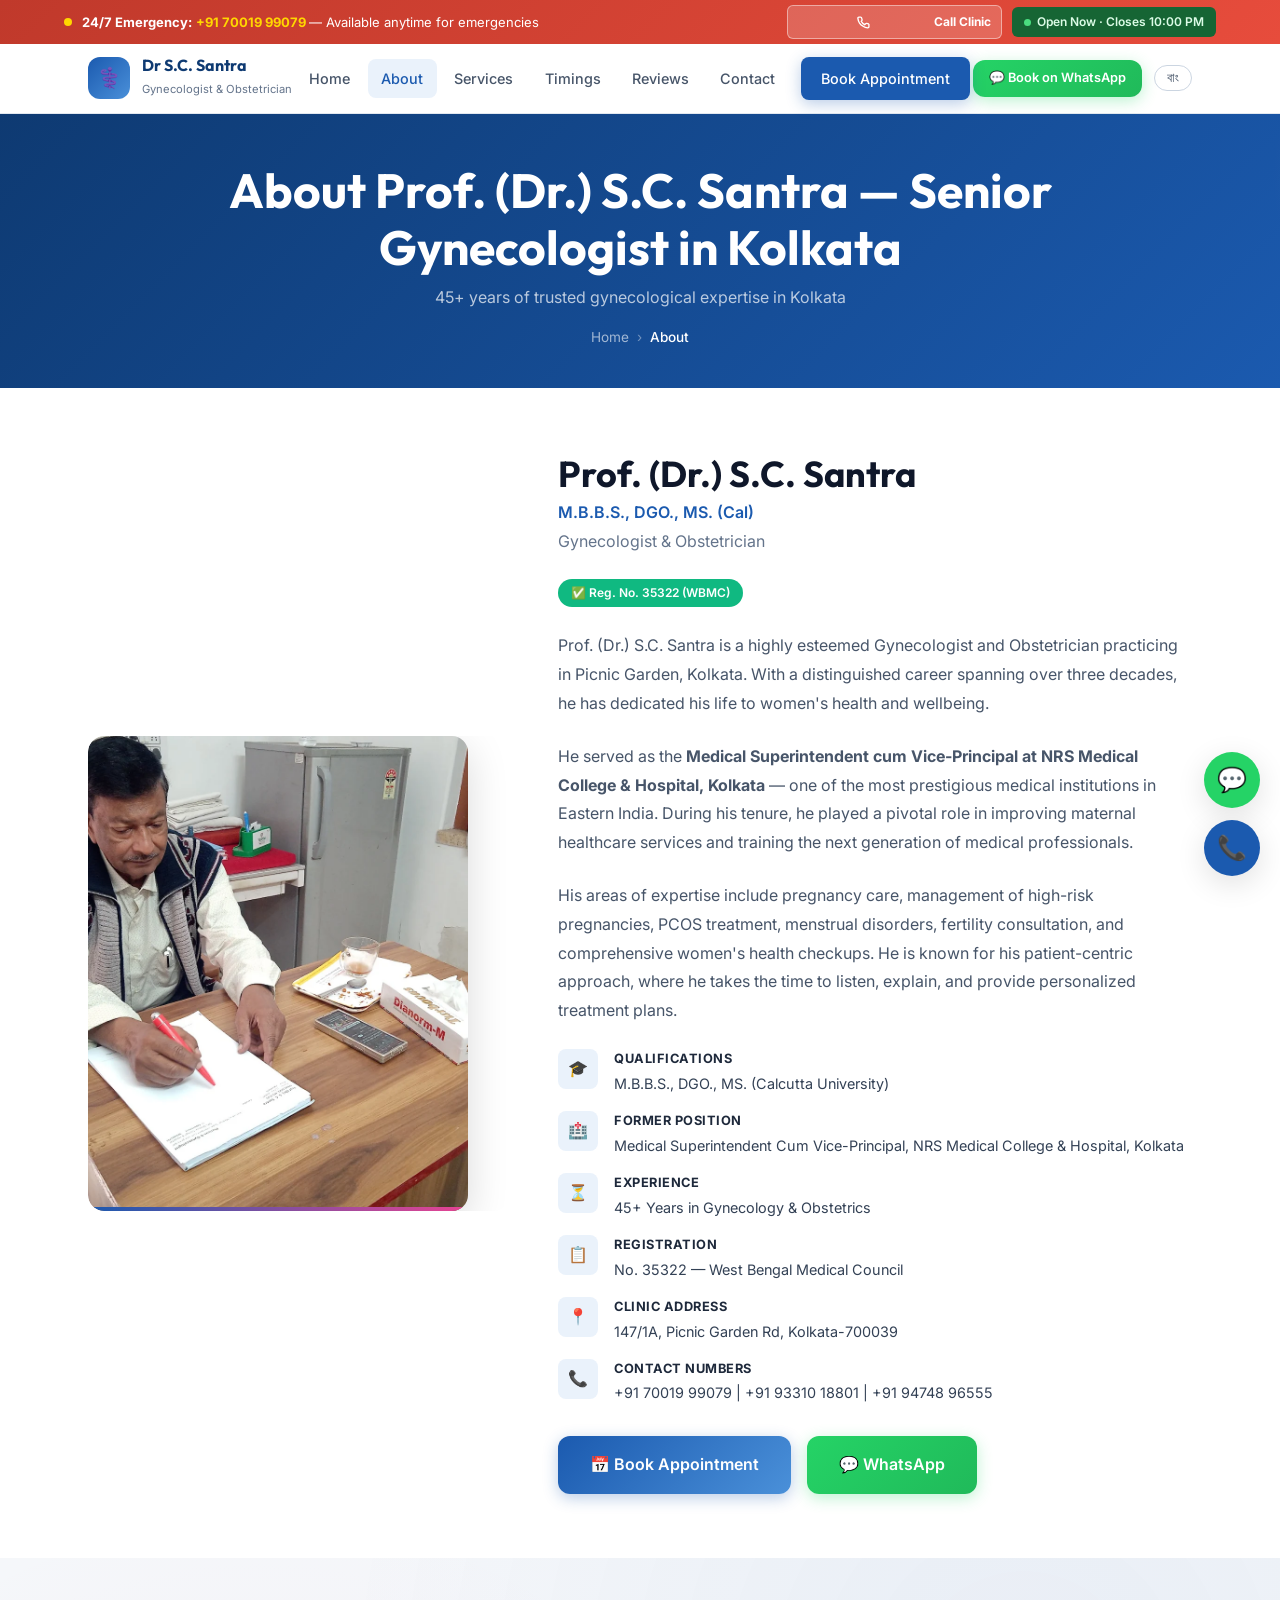
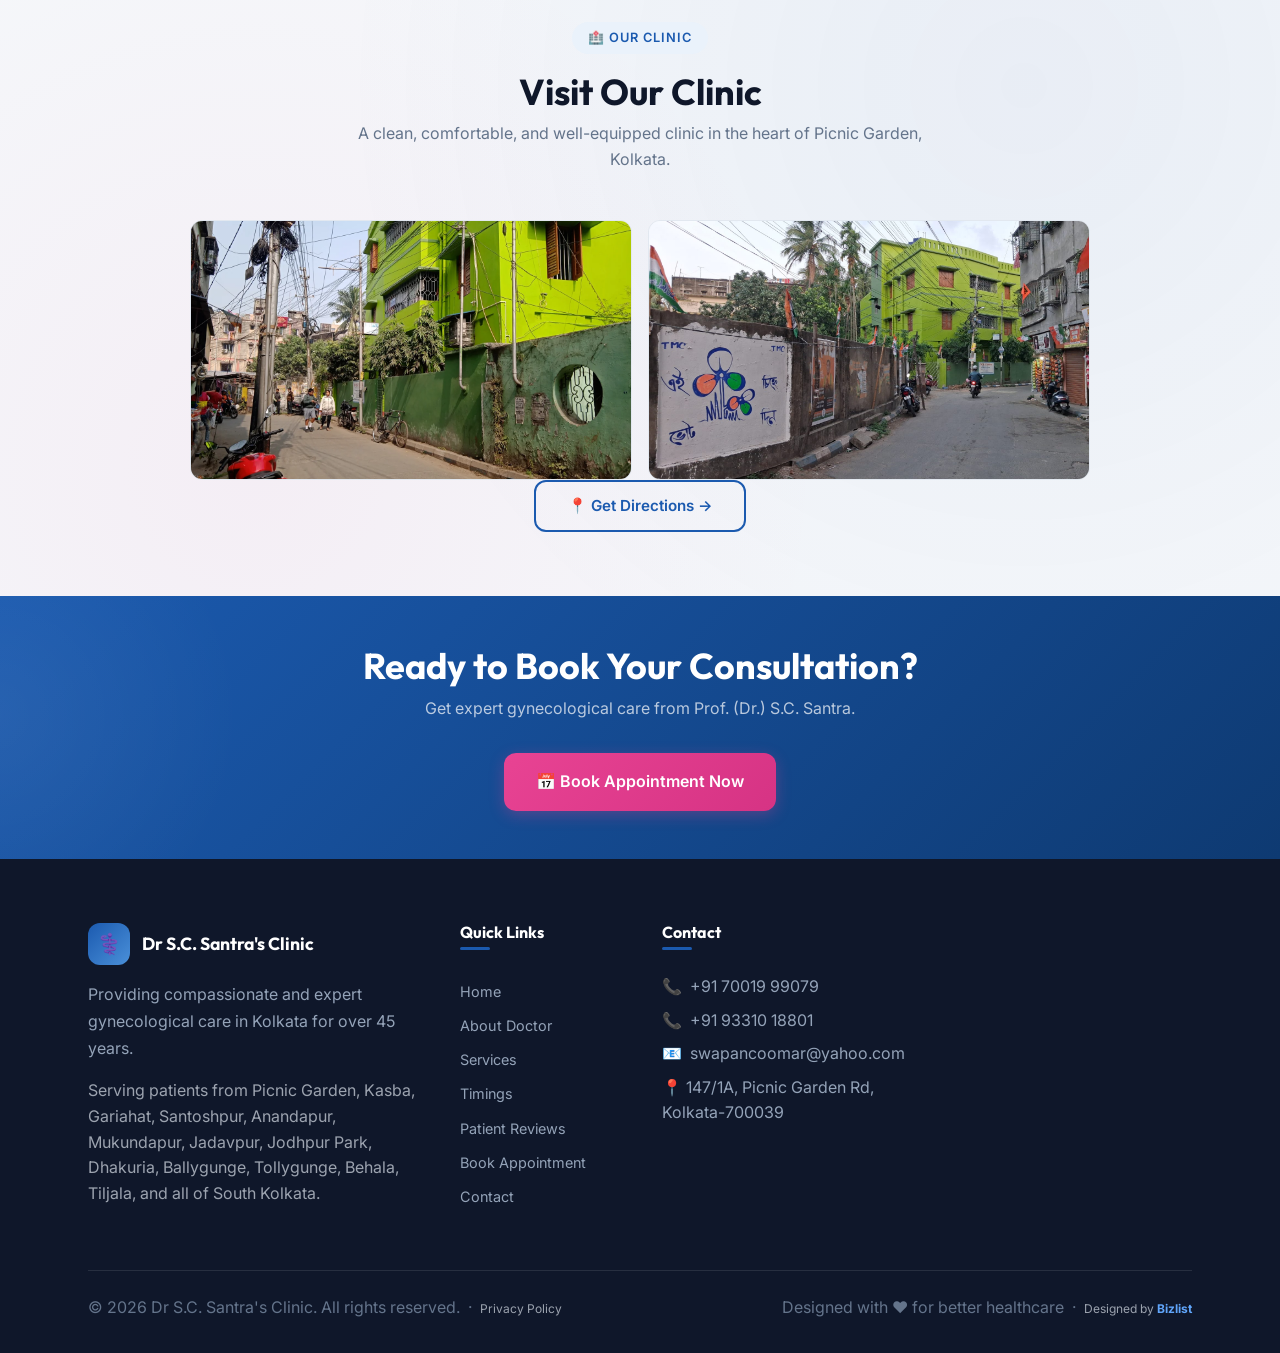
<file: about.html>
﻿<!DOCTYPE html>
<html lang="en">

<head>
    <meta charset="UTF-8">
    <meta name="viewport" content="width=device-width, initial-scale=1.0">
    <meta name="view-transition" content="same-origin">
    <title>About Dr. S.C. Santra | Senior Gynecologist &amp; Obstetrician — NRS Medical College Kolkata</title>
    <meta name="description" content="Learn about Prof. (Dr.) S.C. Santra — MBBS, DGO, MS (Cal), formerly Medical Superintendent at NRS Medical College &amp; Hospital, Kolkata. 45+ years of gynecological expertise in South Kolkata.">
    <meta name="keywords" content="Dr SC Santra gynecologist Kolkata, NRS Medical College gynecologist, senior gynecologist Kolkata, obstetrician Kolkata, women doctor South Kolkata, MTP certified doctor Kolkata, experienced gynecologist Kolkata">
    <meta name="author" content="Prof. (Dr.) S.C. Santra">
    <meta name="robots" content="index, follow, max-snippet:-1, max-image-preview:large, max-video-preview:-1">
    <meta name="geo.region" content="IN-WB">
    <meta name="geo.placename" content="Kolkata">
    <meta name="geo.position" content="22.5250;88.3850">
    <meta name="ICBM" content="22.5250, 88.3850">
    <meta name="theme-color" content="#1B5AAF">
    <link rel="canonical" href="https://docdemo-chi.vercel.app/about.html">
    <meta property="og:type" content="website">
    <meta property="og:url" content="https://docdemo-chi.vercel.app/about.html">
    <meta property="og:title" content="About Prof. (Dr.) S.C. Santra | Best Gynecologist Kolkata">
    <meta property="og:description" content="45+ years of gynecological expertise. Formerly Medical Superintendent, NRS Medical College, Kolkata.">
    <meta property="og:image" content="https://docdemo-chi.vercel.app/images/doctor-1.jpg">
    <meta property="og:locale" content="en_IN">
    <meta property="og:site_name" content="Dr. S.C. Santra Gynecology Clinic">
    <meta name="twitter:card" content="summary_large_image">
    <meta name="twitter:title" content="About Prof. (Dr.) S.C. Santra | Gynecologist Kolkata">
    <meta name="twitter:description" content="45+ years experience. Formerly Medical Superintendent, NRS Medical College, Kolkata.">
    <meta name="twitter:image" content="https://docdemo-chi.vercel.app/images/doctor-1.jpg">
    <link rel="icon" type="image/svg+xml" href="data:image/svg+xml,<svg xmlns='http://www.w3.org/2000/svg' viewBox='0 0 100 100'><text y='.9em' font-size='90'>⚕️</text></svg>">
    <link rel="preconnect" href="https://fonts.googleapis.com">
    <link rel="dns-prefetch" href="https://fonts.googleapis.com">
    <link rel="stylesheet" href="css/style.css">
    <script type="application/ld+json">
    {
      "@context": "https://schema.org",
      "@type": ["MedicalClinic","LocalBusiness"],
      "name": "Dr S.C. Santra Clinic",
      "telephone": ["+917001999079","+919331018801","+919474896555"],
      "email": "swapancoomar@yahoo.com",
      "address": { "@type": "PostalAddress", "streetAddress": "147/1A, Picnic Garden Rd", "addressLocality": "Kolkata", "addressRegion": "West Bengal", "postalCode": "700039", "addressCountry": "IN" },
      "aggregateRating": { "@type": "AggregateRating", "ratingValue": "5.0", "reviewCount": "50000", "bestRating": "5" }
    }
    </script>
    <script type="application/ld+json">
    {
      "@context": "https://schema.org",
      "@type": "BreadcrumbList",
      "itemListElement": [
        {"@type": "ListItem", "position": 1, "name": "Home", "item": "https://docdemo-chi.vercel.app/"},
        {"@type": "ListItem", "position": 2, "name": "About", "item": "https://docdemo-chi.vercel.app/about.html"}
      ]
    }
    </script>
</head>

<body>

    <!-- Emergency Banner (Redesign) -->
    <div class="emergency-banner">
        <div class="emergency-banner-inner">
            <!-- LEFT: pulsing dot + emergency text -->
            <div class="emergency-left">
                <span class="pulse-dot"></span>
                <span class="emergency-text">
                    <strong>24/7 Emergency:</strong>
                    <a href="tel:+917001999079" class="emergency-phone">
                        +91 70019 99079
                    </a>
                    — Available anytime for emergencies
                </span>
            </div>

            <!-- RIGHT: Call button + Open/Closed status -->
            <div class="emergency-right">
                <a href="tel:+917001999079" class="banner-call-btn">
                    <svg width="131" height="13" viewBox="0 0 24 24" fill="none" stroke="currentColor"
                        stroke-width="2.5" stroke-linecap="round" stroke-linejoin="round">
                        <path
                            d="M22 16.92v3a2 2 0 0 1-2.18 2 19.79 19.79 0 0 1-8.63-3.07A19.5 19.5 0 0 1 4.69 13a19.79 19.79 0 0 1-3.07-8.67A2 2 0 0 1 3.6 2h3a2 2 0 0 1 2 1.72c.127.96.361 1.903.7 2.81a2 2 0 0 1-.45 2.11L7.91 9.91a16 16 0 0 0 6.18 6.18l1.97-1.97a2 2 0 0 1 2.11-.45c.907.339 1.85.573 2.81.7A2 2 0 0 1 22 16.92z" />
                    </svg>
                    Call Clinic
                </a>
                <!-- This div is populated by utils.js renderClinicStatus() -->
                <div id="clinic-status"></div>
            </div>
        </div>
    </div>

    <!-- Header -->
    <header class="header" id="header">
        <div class="container">
            <nav class="nav">
                <a href="index.html" class="nav-logo">
                    <div class="nav-logo-icon">⚕️</div>
                    <div class="nav-logo-text">
                        <h4>Dr S.C. Santra</h4>
                        <span>Gynecologist & Obstetrician</span>
                    </div>
                </a>
                <div class="nav-links" id="navLinks">
                    <a href="index.html">Home</a>
                    <a href="about.html" class="active">About</a>
                    <a href="services.html">Services</a>
                    <a href="timings.html">Timings</a>
                    <a href="reviews.html">Reviews</a>
                    <a href="contact.html">Contact</a>
                    <a href="book.html" class="btn btn-primary btn-sm" style="margin-left:0.5rem;">Book Appointment</a>
                </div>
                <div class="nav-cta">
                    <a href="https://wa.me/917001999079?text=Hello%20Doctor%2C%20I%20would%20like%20to%20book%20an%20appointment."
                        class="btn btn-whatsapp btn-sm" target="_blank" data-i18n="bookWhatsApp">💬 WhatsApp</a>
                    <button id="lang-toggle" onclick="toggleLanguage()" title="Toggle Bengali/English"
                        style="padding:4px 12px;border:1px solid var(--gray-300);border-radius:999px;background:transparent;cursor:pointer;font-size:13px;font-weight:500;color:var(--gray-600);">বাং</button>
                </div>
                <button class="hamburger" id="hamburger" aria-label="Toggle menu">
                    <span></span><span></span><span></span>
                </button>
            </nav>
        </div>
    </header>

    <!-- Page Header -->
    <section class="page-header">
        <div class="container">
            <h1>About Prof. (Dr.) S.C. Santra — Senior Gynecologist in Kolkata</h1>
            <p>45+ years of trusted gynecological expertise in Kolkata</p>
            <div class="breadcrumb">
                <a href="index.html">Home</a>
                <span class="separator">›</span>
                <span class="current">About</span>
            </div>
        </div>
    </section>

    <!-- Doctor Profile -->
    <section class="section">
        <div class="container">
            <div class="doctor-profile">
                <div class="doctor-photo-wrapper fade-in">
                    <div class="doctor-photo">
                        <img src="images/doctor-1.jpg" alt="Prof. (Dr.) S.C. Santra — Gynecologist" loading="lazy">
                    </div>
                </div>
                <div class="doctor-info fade-in">
                    <h2>Prof. (Dr.) S.C. Santra</h2>
                    <p class="doc-qualification">M.B.B.S., DGO., MS. (Cal)</p>
                    <p class="doc-designation">Gynecologist & Obstetrician</p>
                    <span class="doc-reg">✅ Reg. No. 35322 (WBMC)</span>
                    <p class="bio">
                        Prof. (Dr.) S.C. Santra is a highly esteemed Gynecologist and Obstetrician practicing in Picnic
                        Garden, Kolkata.
                        With a distinguished career spanning over three decades, he has dedicated his life to women's
                        health and wellbeing.
                    </p>
                    <p class="bio">
                        He served as the <strong>Medical Superintendent cum Vice-Principal at NRS Medical College &
                            Hospital, Kolkata</strong> —
                        one of the most prestigious medical institutions in Eastern India. During his tenure, he played
                        a pivotal role in
                        improving maternal healthcare services and training the next generation of medical
                        professionals.
                    </p>
                    <p class="bio">
                        His areas of expertise include pregnancy care, management of high-risk pregnancies, PCOS
                        treatment,
                        menstrual disorders, fertility consultation, and comprehensive women's health checkups. He is
                        known for
                        his patient-centric approach, where he takes the time to listen, explain, and provide
                        personalized treatment plans.
                    </p>

                    <div class="doctor-details-list">
                        <div class="detail-item">
                            <div class="detail-icon">🎓</div>
                            <div class="detail-text">
                                <strong>Qualifications</strong>
                                M.B.B.S., DGO., MS. (Calcutta University)
                            </div>
                        </div>
                        <div class="detail-item">
                            <div class="detail-icon">🏥</div>
                            <div class="detail-text">
                                <strong>Former Position</strong>
                                Medical Superintendent Cum Vice-Principal, NRS Medical College & Hospital, Kolkata
                            </div>
                        </div>
                        <div class="detail-item">
                            <div class="detail-icon">⏳</div>
                            <div class="detail-text">
                                <strong>Experience</strong>
                                45+ Years in Gynecology & Obstetrics
                            </div>
                        </div>
                        <div class="detail-item">
                            <div class="detail-icon">📋</div>
                            <div class="detail-text">
                                <strong>Registration</strong>
                                No. 35322 — West Bengal Medical Council
                            </div>
                        </div>
                        <div class="detail-item">
                            <div class="detail-icon">📍</div>
                            <div class="detail-text">
                                <strong>Clinic Address</strong>
                                147/1A, Picnic Garden Rd, Kolkata-700039
                            </div>
                        </div>
                        <div class="detail-item">
                            <div class="detail-icon">📞</div>
                            <div class="detail-text">
                                <strong>Contact Numbers</strong>
                                +91 70019 99079 | +91 93310 18801 | +91 94748 96555
                            </div>
                        </div>
                    </div>

                    <div style="display:flex;gap:1rem;flex-wrap:wrap;">
                        <a href="book.html" class="btn btn-primary btn-lg">📅 Book Appointment</a>
                        <a href="https://wa.me/917001999079?text=Hello%20Doctor%2C%20I%20would%20like%20to%20book%20an%20appointment."
                            class="btn btn-whatsapp btn-lg" target="_blank">💬 WhatsApp</a>
                    </div>
                </div>
            </div>
        </div>
    </section>

    <!-- Clinic Photo -->
    <section class="section section-alt">
        <div class="container">
            <div class="section-header fade-in">
                <div class="badge">🏥 Our Clinic</div>
                <h2>Visit Our Clinic</h2>
                <p>A clean, comfortable, and well-equipped clinic in the heart of Picnic Garden, Kolkata.</p>
            </div>
            <div class="clinic-photos fade-in"
                style="max-width:900px;margin:0 auto; display: grid; gap: 1rem; grid-template-columns: repeat(auto-fit, minmax(280px, 1fr));">
                <img src="images/clinic.jpg" alt="Dr S.C. Santra's Clinic exterior" loading="lazy"
                    style="width: 100%; height: 260px; object-fit: cover; border-radius: 12px; border: 1px solid var(--gray-200);">
                <img src="images/locationinfo.jpeg" alt="Clinic Location Info - Green Building" loading="lazy"
                    style="width: 100%; height: 260px; object-fit: cover; border-radius: 12px; border: 1px solid var(--gray-200);">
            </div>
            <div class="text-center mt-2">
                <a href="contact.html" class="btn btn-outline">📍 Get Directions →</a>
            </div>
        </div>
    </section>

    <!-- CTA Banner -->
    <section class="cta-banner">
        <div class="container">
            <h2>Ready to Book Your Consultation?</h2>
            <p>Get expert gynecological care from Prof. (Dr.) S.C. Santra.</p>
            <a href="book.html" class="btn btn-accent btn-lg">📅 Book Appointment Now</a>
        </div>
    </section>

    <!-- Footer -->
    <footer class="footer">
        <div class="container">
            <div class="footer-grid">
                <div class="footer-brand">
                    <div class="footer-logo">
                        <div class="footer-logo-icon">⚕️</div>
                        <h4>Dr S.C. Santra's Clinic</h4>
                    </div>
                    <p>Providing compassionate and expert gynecological care in Kolkata for over 45 years.</p>
          <p style="font-size:0.78rem;color:#9ca3af;margin-top:0.5rem;line-height:1.6;">Serving patients from Picnic Garden, Kasba, Gariahat, Santoshpur, Anandapur, Mukundapur, Jadavpur, Jodhpur Park, Dhakuria, Ballygunge, Tollygunge, Behala, Tiljala, and all of South Kolkata.</p>
                </div>
                <div class="footer-section">
                    <h4>Quick Links</h4>
                    <div class="footer-links">
                        <a href="index.html">Home</a>
                        <a href="about.html">About Doctor</a>
                        <a href="services.html">Services</a>
                        <a href="timings.html">Timings</a>
                        <a href="reviews.html">Patient Reviews</a>
                        <a href="book.html">Book Appointment</a>
                        <a href="contact.html">Contact</a>
                    </div>
                </div>
                <div class="footer-section">
                    <h4>Contact</h4>
                    <div class="footer-contact">
                        <p>📞 <a href="tel:+917001999079">+91 70019 99079</a></p>
                        <p>📞 <a href="tel:+919331018801">+91 93310 18801</a></p>
                        <p>📧 <a href="mailto:swapancoomar@yahoo.com">swapancoomar@yahoo.com</a></p>
                        <p>📍 147/1A, Picnic Garden Rd, Kolkata-700039</p>
                    </div>
                </div>
            </div>


            <div class="footer-bottom">
                <p>© 2026 Dr S.C. Santra's Clinic. All rights reserved. &nbsp;·&nbsp; <a href="privacy.html"
                        style="color:#9ca3af;font-size:12px;">Privacy Policy</a></p>
                <p>Designed with ❤️ for better healthcare &nbsp;·&nbsp; <a href="https://biz-list.vercel.app/"
                        target="_blank" rel="noopener"
                        style="color:#9ca3af;font-size:12px;text-decoration:none;">Designed by <strong
                            style="color:#60a5fa;">Bizlist</strong></a></p>
            </div>
        </div>
    </footer>

    <!-- Floating Buttons -->
    <div class="floating-buttons">
        <a href="https://wa.me/917001999079?text=Hello%20Doctor%2C%20I%20would%20like%20to%20book%20an%20appointment."
            class="float-btn whatsapp" target="_blank" aria-label="Book on WhatsApp">💬<span class="tooltip">Book on
                WhatsApp</span></a>
        <a href="tel:+917001999079" class="float-btn call" aria-label="Call Clinic">📞<span class="tooltip">Call
                Now</span></a>
    </div>

    <!-- Back to Top -->
    <button id="back-to-top" aria-label="Back to top" onclick="window.scrollTo({top:0,behavior:'smooth'})"
        style="display:none;position:fixed;bottom:90px;right:20px;width:42px;height:42px;border-radius:50%;background:#1B5AAF;color:#fff;border:none;cursor:pointer;font-size:18px;box-shadow:0 4px 12px rgba(0,0,0,0.15);z-index:999;align-items:center;justify-content:center;">↑</button>
    <script>(function () { const btt = document.getElementById('back-to-top'); window.addEventListener('scroll', () => { btt.style.display = window.scrollY > 300 ? 'flex' : 'none'; }, { passive: true }); })();</script>

    <script src="js/utils.js" defer></script>
    <script src="js/lang-bn.js" defer></script>
    <script src="js/main.js" defer></script>
</body>

</html>
</file>
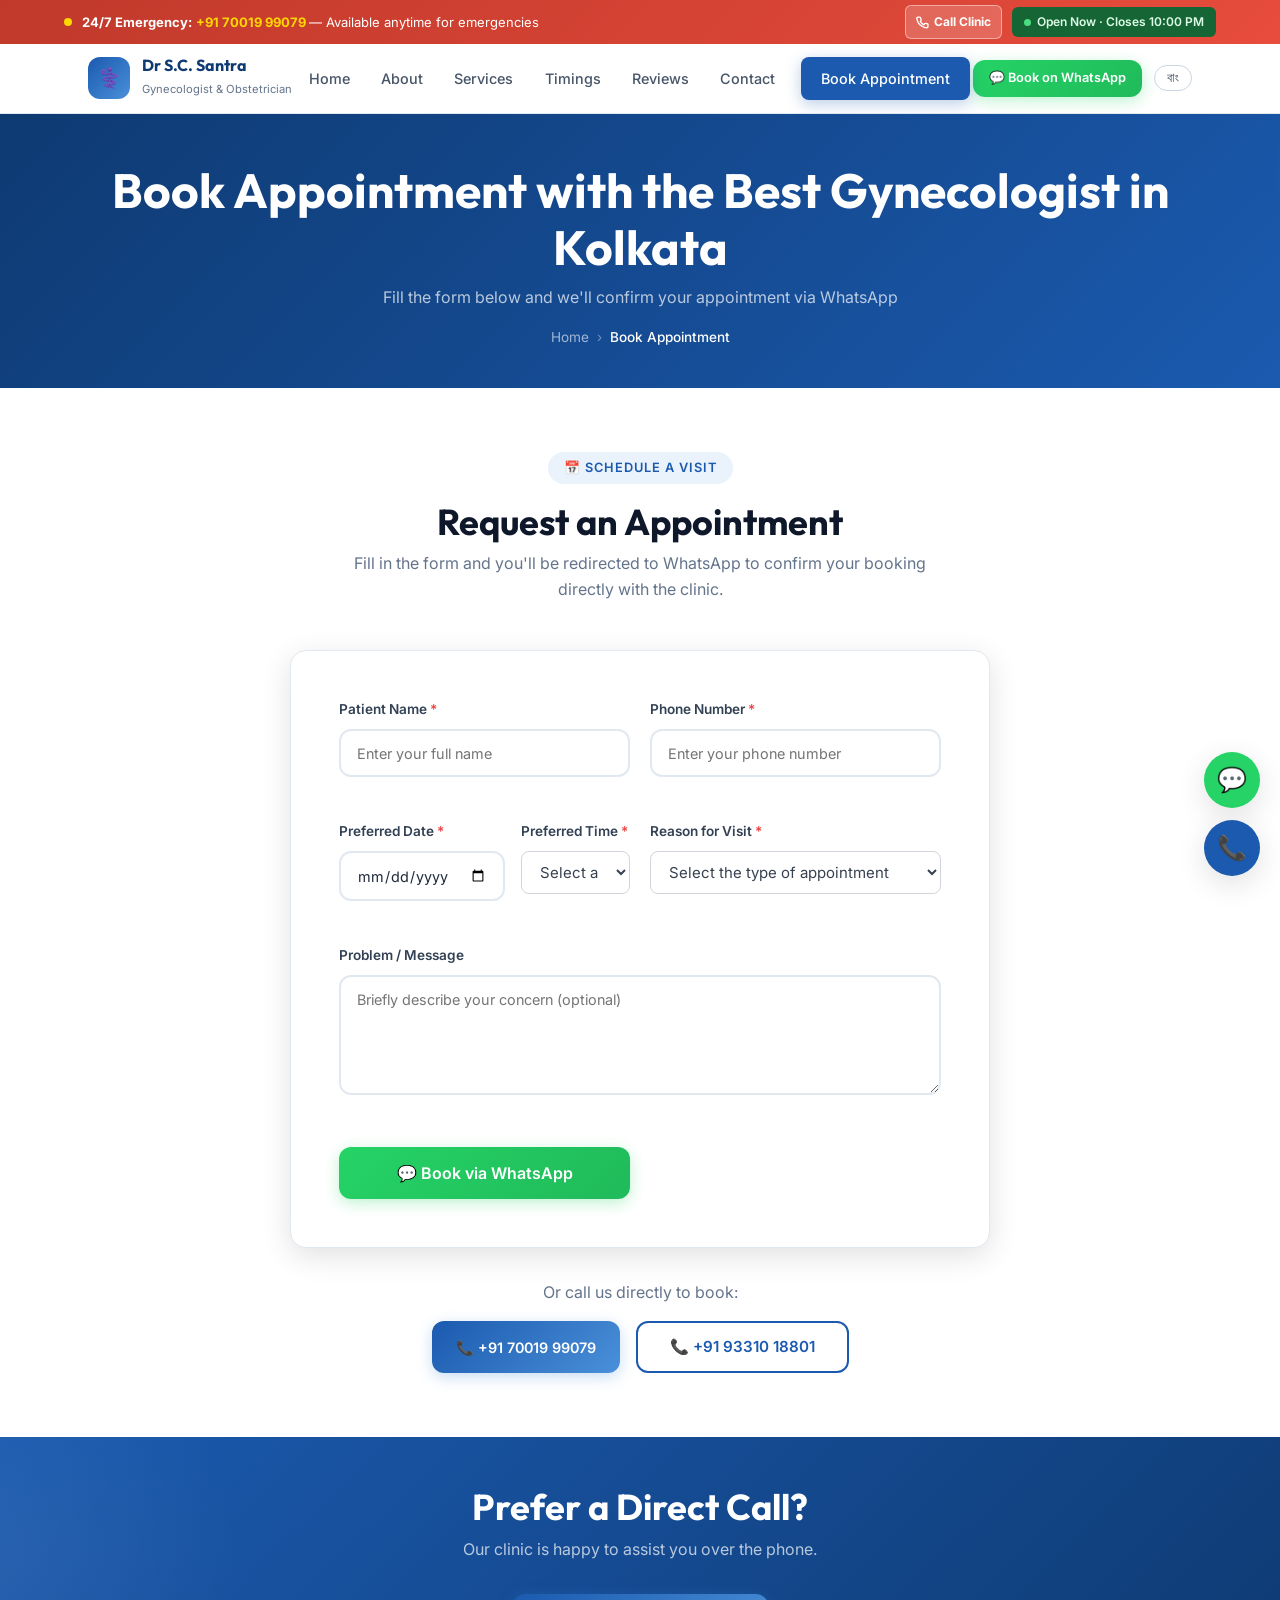
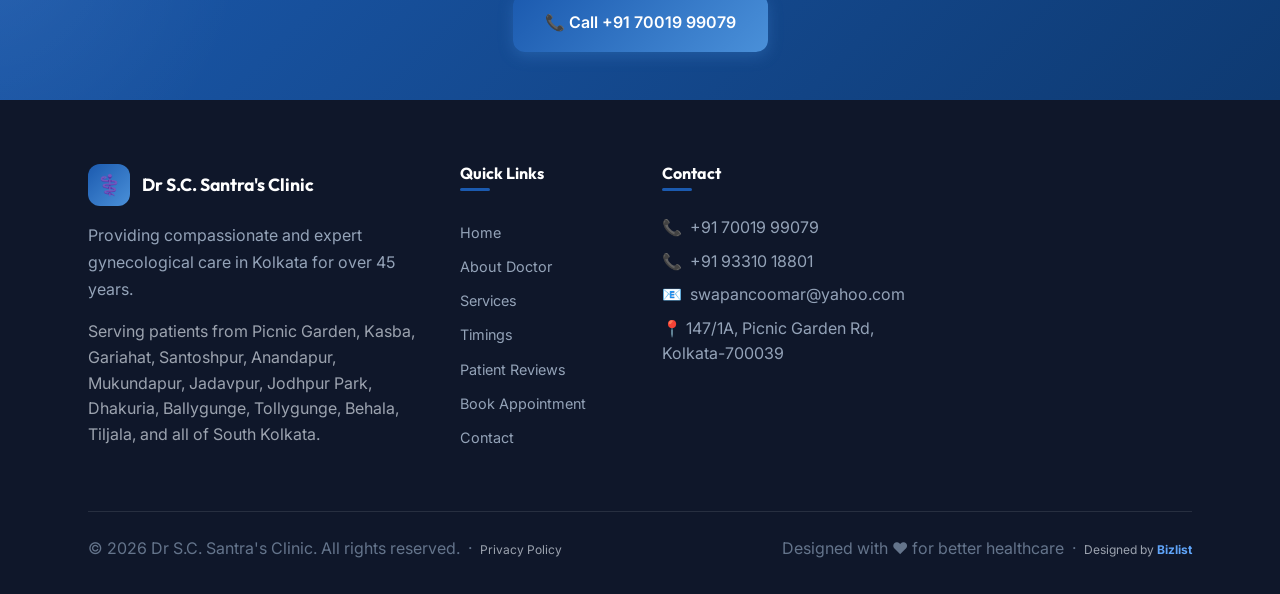
<file: book.html>
﻿<!DOCTYPE html>
<html lang="en">

<head>
    <meta charset="UTF-8">
    <meta name="viewport" content="width=device-width, initial-scale=1.0">
    <meta name="view-transition" content="same-origin">
    <title>Book Appointment with Dr. S.C. Santra | Best Gynecologist in Kolkata</title>
    <meta name="description" content="Book an appointment online or via WhatsApp with Prof. (Dr.) S.C. Santra, top gynecologist in Kolkata. Available Mon–Sun, 8 AM–12 PM &amp; 6 PM–10 PM. Call +91 70019 99079.">
    <meta name="keywords" content="book gynecologist appointment Kolkata, online appointment gynecologist Kolkata, WhatsApp doctor appointment Kolkata, gynecologist near Picnic Garden Kolkata">
    <meta name="author" content="Prof. (Dr.) S.C. Santra">
    <meta name="robots" content="index, follow, max-snippet:-1, max-image-preview:large, max-video-preview:-1">
    <meta name="geo.region" content="IN-WB">
    <meta name="geo.placename" content="Kolkata">
    <meta name="geo.position" content="22.5250;88.3850">
    <meta name="ICBM" content="22.5250, 88.3850">
    <meta name="theme-color" content="#1B5AAF">
    <link rel="canonical" href="https://docdemo-chi.vercel.app/book.html">
    <meta property="og:type" content="website">
    <meta property="og:url" content="https://docdemo-chi.vercel.app/book.html">
    <meta property="og:title" content="Book Appointment | Dr. S.C. Santra Gynecologist Kolkata">
    <meta property="og:description" content="Book via WhatsApp or call. Available Mon–Sun 8 AM–12 PM &amp; 6 PM–10 PM.">
    <meta property="og:image" content="https://docdemo-chi.vercel.app/images/doctor-1.jpg">
    <meta property="og:locale" content="en_IN">
    <meta property="og:site_name" content="Dr. S.C. Santra Gynecology Clinic">
    <meta name="twitter:card" content="summary_large_image">
    <meta name="twitter:title" content="Book Appointment | Dr. S.C. Santra Gynecologist Kolkata">
    <meta name="twitter:description" content="Book via WhatsApp or call. Available Mon–Sun 8 AM–12 PM &amp; 6 PM–10 PM.">
    <meta name="twitter:image" content="https://docdemo-chi.vercel.app/images/doctor-1.jpg">
    <link rel="icon" type="image/svg+xml" href="data:image/svg+xml,<svg xmlns='http://www.w3.org/2000/svg' viewBox='0 0 100 100'><text y='.9em' font-size='90'>⚕️</text></svg>">
    <link rel="preconnect" href="https://fonts.googleapis.com">
    <link rel="dns-prefetch" href="https://fonts.googleapis.com">
    <link rel="stylesheet" href="css/style.css">
    <script type="application/ld+json">
    {
      "@context": "https://schema.org",
      "@type": ["MedicalClinic","LocalBusiness"],
      "name": "Dr S.C. Santra Clinic",
      "telephone": ["+917001999079","+919331018801","+919474896555"],
      "email": "swapancoomar@yahoo.com",
      "address": { "@type": "PostalAddress", "streetAddress": "147/1A, Picnic Garden Rd", "addressLocality": "Kolkata", "addressRegion": "West Bengal", "postalCode": "700039", "addressCountry": "IN" },
      "aggregateRating": { "@type": "AggregateRating", "ratingValue": "5.0", "reviewCount": "50000", "bestRating": "5" }
    }
    </script>
    <script type="application/ld+json">
    {
      "@context": "https://schema.org",
      "@type": "BreadcrumbList",
      "itemListElement": [
        {"@type": "ListItem", "position": 1, "name": "Home", "item": "https://docdemo-chi.vercel.app/"},
        {"@type": "ListItem", "position": 2, "name": "Book Appointment", "item": "https://docdemo-chi.vercel.app/book.html"}
      ]
    }
    </script>
</head>

<body>

    <!-- Emergency Banner (Redesign) -->
    <div class="emergency-banner">
        <div class="emergency-banner-inner">
            <!-- LEFT: pulsing dot + emergency text -->
            <div class="emergency-left">
                <span class="pulse-dot"></span>
                <span class="emergency-text">
                    <strong>24/7 Emergency:</strong>
                    <a href="tel:+917001999079" class="emergency-phone">
                        +91 70019 99079
                    </a>
                    — Available anytime for emergencies
                </span>
            </div>

            <!-- RIGHT: Call button + Open/Closed status -->
            <div class="emergency-right">
                <a href="tel:+917001999079" class="banner-call-btn">
                    <svg width="13" height="13" viewBox="0 0 24 24" fill="none" stroke="currentColor" stroke-width="2.5"
                        stroke-linecap="round" stroke-linejoin="round">
                        <path
                            d="M22 16.92v3a2 2 0 0 1-2.18 2 19.79 19.79 0 0 1-8.63-3.07A19.5 19.5 0 0 1 4.69 13a19.79 19.79 0 0 1-3.07-8.67A2 2 0 0 1 3.6 2h3a2 2 0 0 1 2 1.72c.127.96.361 1.903.7 2.81a2 2 0 0 1-.45 2.11L7.91 9.91a16 16 0 0 0 6.18 6.18l1.97-1.97a2 2 0 0 1 2.11-.45c.907.339 1.85.573 2.81.7A2 2 0 0 1 22 16.92z" />
                    </svg>
                    Call Clinic
                </a>
                <!-- This div is populated by utils.js renderClinicStatus() -->
                <div id="clinic-status"></div>
            </div>
        </div>
    </div>

    <!-- Header -->
    <header class="header" id="header">
        <div class="container">
            <nav class="nav">
                <a href="index.html" class="nav-logo">
                    <div class="nav-logo-icon">⚕️</div>
                    <div class="nav-logo-text">
                        <h4>Dr S.C. Santra</h4>
                        <span>Gynecologist & Obstetrician</span>
                    </div>
                </a>
                <div class="nav-links" id="navLinks">
                    <a href="index.html">Home</a>
                    <a href="about.html">About</a>
                    <a href="services.html">Services</a>
                    <a href="timings.html">Timings</a>
                    <a href="reviews.html">Reviews</a>
                    <a href="contact.html">Contact</a>
                    <a href="book.html" class="btn btn-primary btn-sm active" style="margin-left:0.5rem;">Book
                        Appointment</a>
                </div>
                <div class="nav-cta">
                    <a href="https://wa.me/917001999079?text=Hello%20Doctor%2C%20I%20would%20like%20to%20book%20an%20appointment."
                        class="btn btn-whatsapp btn-sm" target="_blank" data-i18n="bookWhatsApp">💬 WhatsApp</a>
                    <button id="lang-toggle" onclick="toggleLanguage()" title="Toggle Bengali/English"
                        style="padding:4px 12px;border:1px solid var(--gray-300);border-radius:999px;background:transparent;cursor:pointer;font-size:13px;font-weight:500;color:var(--gray-600);">বাং</button>
                </div>
                <button class="hamburger" id="hamburger" aria-label="Toggle menu">
                    <span></span><span></span><span></span>
                </button>
            </nav>
        </div>
    </header>

    <!-- Page Header -->
    <section class="page-header">
        <div class="container">
            <h1>Book Appointment with the Best Gynecologist in Kolkata</h1>
            <p>Fill the form below and we'll confirm your appointment via WhatsApp</p>
            <div class="breadcrumb">
                <a href="index.html">Home</a>
                <span class="separator">›</span>
                <span class="current">Book Appointment</span>
            </div>
        </div>
    </section>

    <!-- Booking Form -->
    <section class="section">
        <div class="container">
            <div class="booking-form-wrapper">
                <div class="section-header fade-in">
                    <div class="badge">📅 Schedule a Visit</div>
                    <h2>Request an Appointment</h2>
                    <p>Fill in the form and you'll be redirected to WhatsApp to confirm your booking directly with the
                        clinic.</p>
                </div>

                <form class="booking-form fade-in" id="appointmentForm" onsubmit="return false;">
                    <div class="form-group">
                        <label for="patientName">Patient Name <span class="required">*</span></label>
                        <input type="text" id="patientName" name="patientName" placeholder="Enter your full name"
                            required>
                    </div>

                    <div class="form-group">
                        <label for="patientPhone">Phone Number <span class="required">*</span></label>
                        <input type="tel" id="patientPhone" name="patientPhone" placeholder="Enter your phone number"
                            pattern="[0-9]{10}" title="Please enter a valid 10-digit phone number" required>
                    </div>

                    <div class="form-row">
                        <div class="form-group">
                            <label for="preferredDate">Preferred Date <span class="required">*</span></label>
                            <input type="date" id="preferredDate" name="preferredDate" required>
                            <!-- Saturday note -->
                            <p id="saturday-note"
                                style="display:none;font-size:12px;color:#b45309;margin-top:4px;background:#fffbeb;padding:6px 10px;border-radius:6px;border-left:3px solid #f59e0b;">
                                ℹ️ All days: Morning 8 AM – 12 PM | Evening: 6 PM – 10 PM
                            </p>
                        </div>
                        <div class="form-group">
                            <label for="preferredTime">Preferred Time <span class="required">*</span></label>
                            <select id="preferredTime" name="preferredTime" required
                                style="width:100%;padding:10px 14px;border:1px solid #d1d5db;border-radius:8px;font-size:15px;background:#fff;color:#374151;">
                                <option value="" disabled selected>Select a time</option>
                                <optgroup label="🌅 Morning Session (8 AM – 12 PM)">
                                    <option value="8:00 AM">8:00 AM</option>
                                    <option value="8:30 AM">8:30 AM</option>
                                    <option value="9:00 AM">9:00 AM</option>
                                    <option value="9:30 AM">9:30 AM</option>
                                    <option value="10:00 AM">10:00 AM</option>
                                    <option value="10:30 AM">10:30 AM</option>
                                    <option value="11:00 AM">11:00 AM</option>
                                    <option value="11:30 AM">11:30 AM</option>
                                    <option value="12:00 PM">12:00 PM</option>
                                </optgroup>
                                <optgroup label="🌆 Evening Session (6 PM – 10 PM)">
                                    <option value="6:00 PM">6:00 PM</option>
                                    <option value="6:30 PM">6:30 PM</option>
                                    <option value="7:00 PM">7:00 PM</option>
                                    <option value="7:30 PM">7:30 PM</option>
                                    <option value="8:00 PM">8:00 PM</option>
                                    <option value="8:30 PM">8:30 PM</option>
                                    <option value="9:00 PM">9:00 PM</option>
                                    <option value="9:30 PM">9:30 PM</option>
                                </optgroup>
                            </select>
                        </div>
                    </div>

                    <!-- Reason for Visit (Upgrade 3B) -->
                    <div class="form-group">
                        <label for="visit-reason">Reason for Visit <span class="required">*</span></label>
                        <select id="visit-reason" name="visit-reason" required
                            style="width:100%;padding:10px 14px;border:1px solid #d1d5db;border-radius:8px;font-size:15px;background:#fff;color:#374151;">
                            <option value="" disabled selected>Select the type of appointment</option>
                            <optgroup label="Pregnancy">
                                <option value="pregnancy-checkup">Pregnancy checkup / Prenatal care</option>
                                <option value="postnatal">Postnatal care</option>
                                <option value="high-risk-pregnancy">High-risk pregnancy consultation</option>
                            </optgroup>
                            <optgroup label="Gynaecological Issues">
                                <option value="pcos">PCOS treatment</option>
                                <option value="menstrual-disorder">Menstrual disorder / Irregular periods</option>
                                <option value="fertility">Fertility consultation</option>
                                <option value="menopause">Menopause management</option>
                            </optgroup>
                            <optgroup label="General">
                                <option value="health-checkup">Women's health checkup / Pap smear</option>
                                <option value="ultrasound">Ultrasound / Scan</option>
                                <option value="family-planning">Family planning / Contraception</option>
                                <option value="surgery-consult">Surgical consultation</option>
                                <option value="other">Other / General consultation</option>
                            </optgroup>
                        </select>
                    </div>

                    <div class="form-group">
                        <label for="patientMessage">Problem / Message</label>
                        <textarea id="patientMessage" name="patientMessage"
                            placeholder="Briefly describe your concern (optional)"></textarea>
                    </div>

                    <!-- Upgrade 3D: Button + Success message -->
                    <button type="button" id="book-btn" onclick="handleBooking()" class="btn btn-whatsapp btn-lg"
                        style="width:100%;justify-content:center;">
                        💬 Book via WhatsApp
                    </button>

                    <div id="booking-success"
                        style="display:none;text-align:center;padding:24px;background:#f0fdf4;border:1px solid #86efac;border-radius:12px;margin-top:16px;">
                        <p style="font-size:32px;margin-bottom:8px;">✅</p>
                        <p style="font-size:16px;font-weight:600;color:#166534;margin-bottom:6px;">Booking request sent!
                        </p>
                        <p style="font-size:14px;color:#4a7c59;">
                            You'll be redirected to WhatsApp to confirm your appointment with the clinic.
                            If WhatsApp doesn't open, call <a href="tel:+917001999079">+91 70019 99079</a>.
                        </p>
                    </div>
                </form>

                <!-- Alternative Contact -->
                <div style="text-align:center;margin-top:2rem;">
                    <p style="color:var(--gray-500);font-size:0.9rem;">Or call us directly to book:</p>
                    <div style="display:flex;gap:1rem;justify-content:center;flex-wrap:wrap;margin-top:1rem;">
                        <a href="tel:+917001999079" class="btn btn-call">📞 +91 70019 99079</a>
                        <a href="tel:+919331018801" class="btn btn-outline">📞 +91 93310 18801</a>
                    </div>
                </div>
            </div>
        </div>
    </section>

    <!-- CTA Banner -->
    <section class="cta-banner">
        <div class="container">
            <h2>Prefer a Direct Call?</h2>
            <p>Our clinic is happy to assist you over the phone.</p>
            <a href="tel:+917001999079" class="btn btn-call btn-lg">📞 Call +91 70019 99079</a>
        </div>
    </section>

    <!-- Footer -->
    <footer class="footer">
        <div class="container">
            <div class="footer-grid">
                <div class="footer-brand">
                    <div class="footer-logo">
                        <div class="footer-logo-icon">⚕️</div>
                        <h4>Dr S.C. Santra's Clinic</h4>
                    </div>
                    <p>Providing compassionate and expert gynecological care in Kolkata for over 45 years.</p>
          <p style="font-size:0.78rem;color:#9ca3af;margin-top:0.5rem;line-height:1.6;">Serving patients from Picnic Garden, Kasba, Gariahat, Santoshpur, Anandapur, Mukundapur, Jadavpur, Jodhpur Park, Dhakuria, Ballygunge, Tollygunge, Behala, Tiljala, and all of South Kolkata.</p>
                </div>
                <div class="footer-section">
                    <h4>Quick Links</h4>
                    <div class="footer-links">
                        <a href="index.html">Home</a>
                        <a href="about.html">About Doctor</a>
                        <a href="services.html">Services</a>
                        <a href="timings.html">Timings</a>
                        <a href="reviews.html">Patient Reviews</a>
                        <a href="book.html">Book Appointment</a>
                        <a href="contact.html">Contact</a>
                    </div>
                </div>
                <div class="footer-section">
                    <h4>Contact</h4>
                    <div class="footer-contact">
                        <p>📞 <a href="tel:+917001999079">+91 70019 99079</a></p>
                        <p>📞 <a href="tel:+919331018801">+91 93310 18801</a></p>
                        <p>📧 <a href="mailto:swapancoomar@yahoo.com">swapancoomar@yahoo.com</a></p>
                        <p>📍 147/1A, Picnic Garden Rd, Kolkata-700039</p>
                    </div>
                </div>
            </div>


            <div class="footer-bottom">
                <p>© 2026 Dr S.C. Santra's Clinic. All rights reserved. &nbsp;·&nbsp; <a href="privacy.html"
                        style="color:#9ca3af;font-size:12px;">Privacy Policy</a></p>
                <p>Designed with ❤️ for better healthcare &nbsp;·&nbsp; <a href="https://biz-list.vercel.app/"
                        target="_blank" rel="noopener"
                        style="color:#9ca3af;font-size:12px;text-decoration:none;">Designed by <strong
                            style="color:#60a5fa;">Bizlist</strong></a></p>
            </div>
        </div>
    </footer>

    <!-- Floating Buttons -->
    <div class="floating-buttons">
        <a href="https://wa.me/917001999079?text=Hello%20Doctor%2C%20I%20would%20like%20to%20book%20an%20appointment."
            class="float-btn whatsapp" target="_blank" aria-label="Book on WhatsApp">💬<span class="tooltip">Book on
                WhatsApp</span></a>
        <a href="tel:+917001999079" class="float-btn call" aria-label="Call Clinic">📞<span class="tooltip">Call
                Now</span></a>
    </div>

    <!-- Back to Top (Upgrade 10) -->
    <button id="back-to-top" aria-label="Back to top" onclick="window.scrollTo({top:0,behavior:'smooth'})"
        style="display:none;position:fixed;bottom:90px;right:20px;width:42px;height:42px;border-radius:50%;background:#1B5AAF;color:#fff;border:none;cursor:pointer;font-size:18px;box-shadow:0 4px 12px rgba(0,0,0,0.15);z-index:999;align-items:center;justify-content:center;">↑</button>
    <script>(function () { const btt = document.getElementById('back-to-top'); window.addEventListener('scroll', () => { btt.style.display = window.scrollY > 300 ? 'flex' : 'none'; }, { passive: true }); })();</script>

    <!-- Booking Form JS: Date Validation + handleBooking (Upgrades 3A, 3D) -->
    <script>
        (function () {
            const dateInput = document.getElementById('preferredDate');
            if (dateInput) {
                const today = new Date();
                const yyyy = today.getFullYear();
                const mm = String(today.getMonth() + 1).padStart(2, '0');
                const dd = String(today.getDate()).padStart(2, '0');
                dateInput.min = yyyy + '-' + mm + '-' + dd;

                dateInput.addEventListener('change', function () {
                    const selected = new Date(this.value);
                    const day = selected.getUTCDay();
                    const satNote = document.getElementById('saturday-note');
                    if (satNote) satNote.style.display = day === 6 ? 'block' : 'none';
                    if (day === 0) {
                        showDateError('Sunday is for emergencies only. Please call +91 70019 99079.');
                        this.value = '';
                    } else if (day === 3) {
                        showDateError('The clinic is closed on Wednesdays. Please choose another day.');
                        this.value = '';
                    } else {
                        hideDateError();
                    }
                });
            }

            function showDateError(msg) {
                let err = document.getElementById('date-error');
                if (!err) {
                    err = document.createElement('p');
                    err.id = 'date-error';
                    err.style.cssText = 'color:#dc2626;font-size:13px;margin-top:4px;padding:8px 12px;background:#fef2f2;border-radius:6px;border-left:3px solid #dc2626;';
                    dateInput.parentNode.insertBefore(err, dateInput.nextSibling);
                }
                err.textContent = '⚠️ ' + msg;
            }

            function hideDateError() {
                const err = document.getElementById('date-error');
                if (err) err.remove();
            }
        })();

        function handleBooking() {
            const name = document.getElementById('patientName')?.value?.trim();
            const phone = document.getElementById('patientPhone')?.value?.trim();
            const date = document.getElementById('preferredDate')?.value;
            const time = document.getElementById('preferredTime')?.value;
            const reason = document.getElementById('visit-reason')?.value;
            const msg = document.getElementById('patientMessage')?.value?.trim();

            if (!name || !phone || !date || !time || !reason) {
                alert('Please fill in all required fields before booking.');
                return;
            }
            if (!/^\d{10}$/.test(phone)) {
                alert('Please enter a valid 10-digit phone number.');
                return;
            }

            const formattedDate = new Date(date).toLocaleDateString('en-IN', {
                weekday: 'long', year: 'numeric', month: 'long', day: 'numeric'
            });

            const whatsappMsg = encodeURIComponent(
                'Hello Doctor, I would like to book an appointment.\n\n' +
                '*Name:* ' + name + '\n' +
                '*Phone:* ' + phone + '\n' +
                '*Date:* ' + formattedDate + '\n' +
                '*Time:* ' + time + '\n' +
                '*Reason:* ' + reason +
                (msg ? '\n*Message:* ' + msg : '')
            );

            document.getElementById('book-btn').style.display = 'none';
            document.getElementById('booking-success').style.display = 'block';

            setTimeout(() => {
                window.open('https://wa.me/917001999079?text=' + whatsappMsg, '_blank');
            }, 1500);
        }
    </script>

    <script src="js/utils.js" defer></script>
    <script src="js/lang-bn.js" defer></script>
    <script src="js/main.js" defer></script>
</body>

</html>
</file>
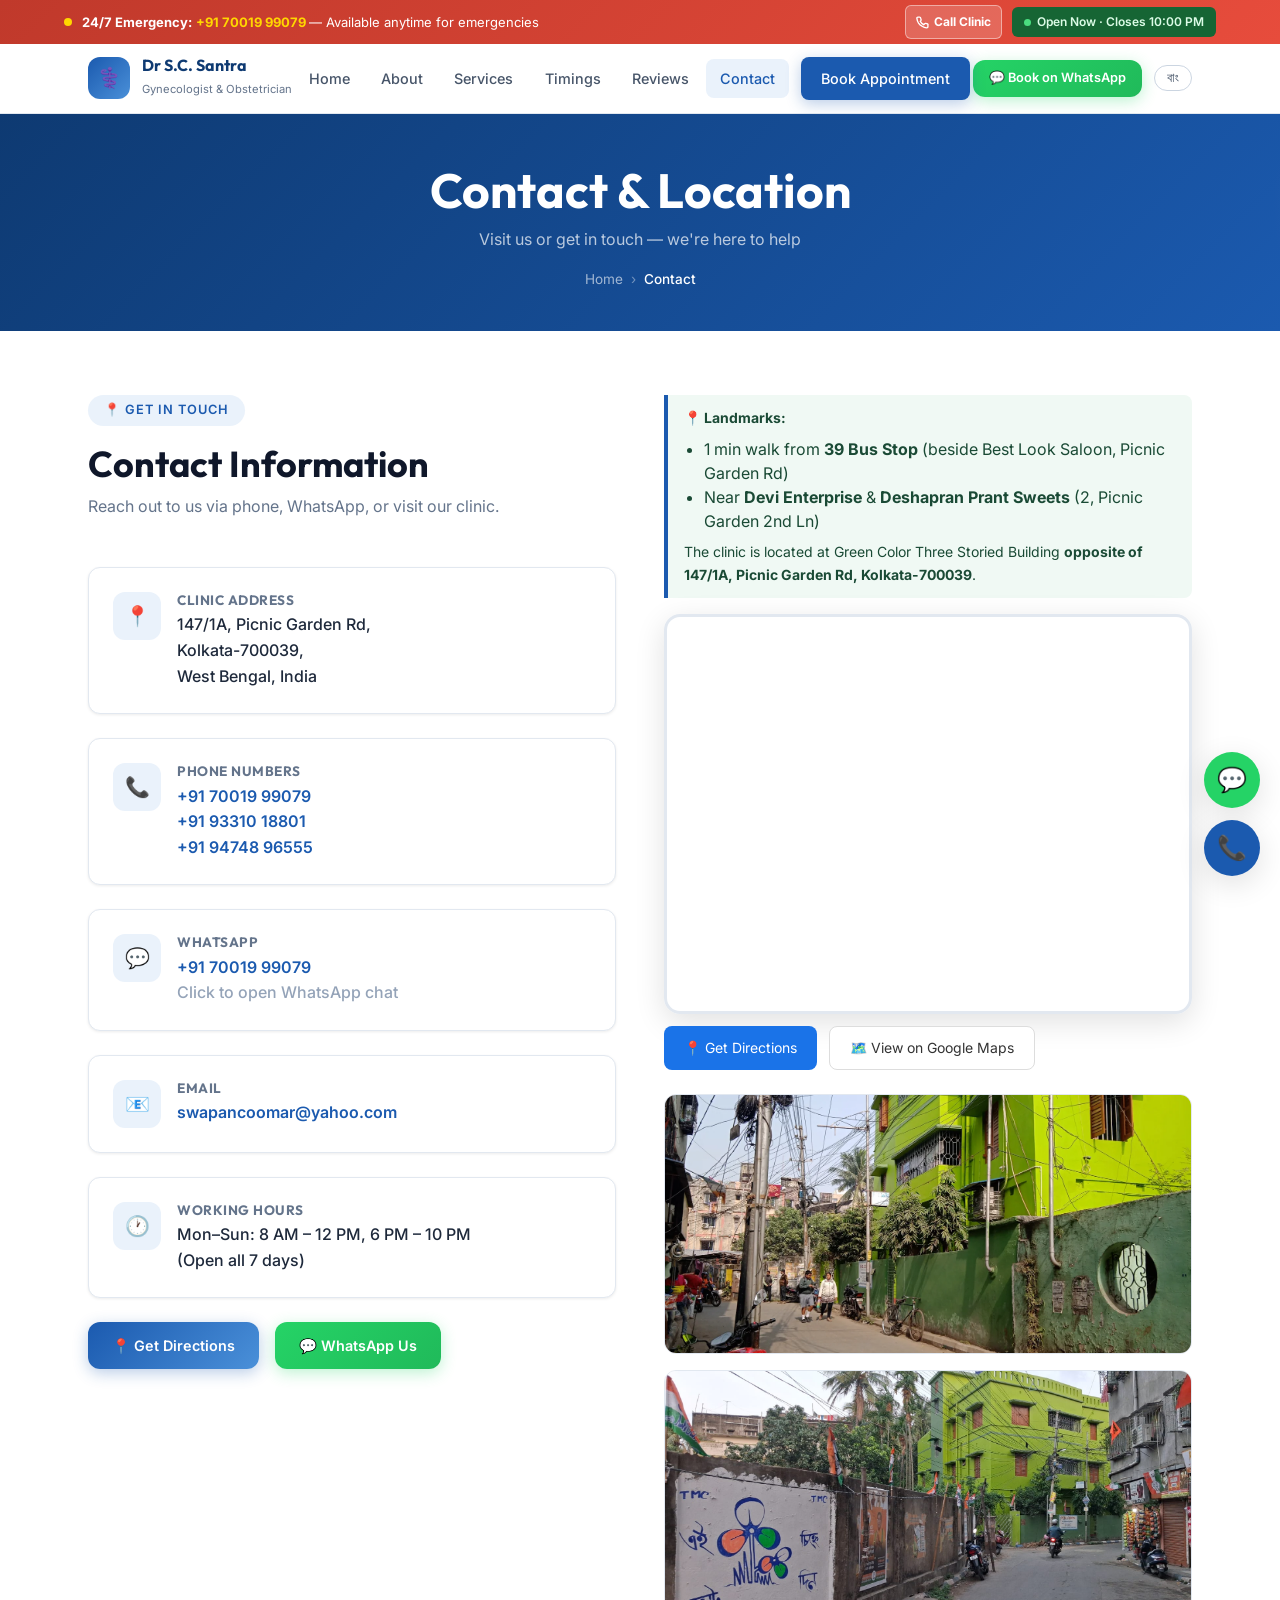
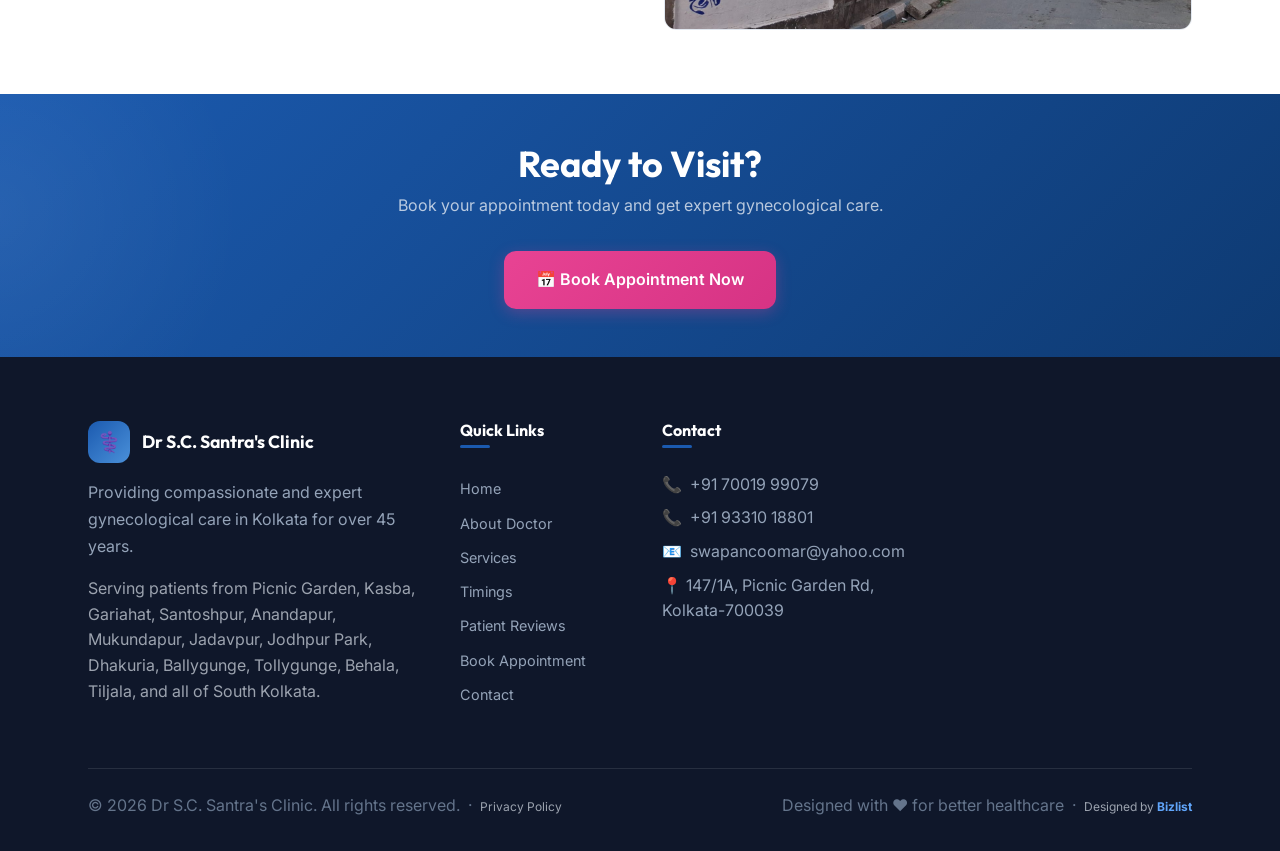
<file: contact.html>
﻿<!DOCTYPE html>
<html lang="en">

<head>
    <meta charset="UTF-8">
    <meta name="viewport" content="width=device-width, initial-scale=1.0">
    <meta name="view-transition" content="same-origin">
    <title>Contact Dr. S.C. Santra | Gynecology Clinic — Picnic Garden, Kolkata 700039</title>
    <meta name="description" content="Contact Prof. (Dr.) S.C. Santra's clinic at Picnic Garden, Kolkata 700039. Call: +91 70019 99079. Open 7 days a week. Directions and WhatsApp booking available.">
    <meta name="keywords" content="gynecologist contact Kolkata, gynecology clinic Picnic Garden, Dr SC Santra phone number, women clinic Kolkata, book gynecologist appointment Kolkata">
    <meta name="author" content="Prof. (Dr.) S.C. Santra">
    <meta name="robots" content="index, follow, max-snippet:-1, max-image-preview:large, max-video-preview:-1">
    <meta name="geo.region" content="IN-WB">
    <meta name="geo.placename" content="Kolkata">
    <meta name="geo.position" content="22.5250;88.3850">
    <meta name="ICBM" content="22.5250, 88.3850">
    <meta name="theme-color" content="#1B5AAF">
    <link rel="canonical" href="https://docdemo-chi.vercel.app/contact.html">
    <meta property="og:type" content="website">
    <meta property="og:url" content="https://docdemo-chi.vercel.app/contact.html">
    <meta property="og:title" content="Contact Dr. S.C. Santra | Gynecology Clinic Kolkata">
    <meta property="og:description" content="Picnic Garden, Kolkata 700039. Call +91 70019 99079. Open 7 days a week.">
    <meta property="og:image" content="https://docdemo-chi.vercel.app/images/doctor-1.jpg">
    <meta property="og:locale" content="en_IN">
    <meta property="og:site_name" content="Dr. S.C. Santra Gynecology Clinic">
    <meta name="twitter:card" content="summary_large_image">
    <meta name="twitter:title" content="Contact Dr. S.C. Santra | Gynecology Clinic Kolkata">
    <meta name="twitter:description" content="Picnic Garden, Kolkata 700039. Call +91 70019 99079. Open 7 days a week.">
    <meta name="twitter:image" content="https://docdemo-chi.vercel.app/images/doctor-1.jpg">
    <link rel="icon" type="image/svg+xml" href="data:image/svg+xml,<svg xmlns='http://www.w3.org/2000/svg' viewBox='0 0 100 100'><text y='.9em' font-size='90'>⚕️</text></svg>">
    <link rel="preconnect" href="https://fonts.googleapis.com">
    <link rel="dns-prefetch" href="https://fonts.googleapis.com">
    <link rel="stylesheet" href="css/style.css">
    <script type="application/ld+json">
    {
      "@context": "https://schema.org",
      "@type": ["MedicalClinic","LocalBusiness"],
      "name": "Dr S.C. Santra Clinic",
      "telephone": ["+917001999079","+919331018801","+919474896555"],
      "email": "swapancoomar@yahoo.com",
      "address": { "@type": "PostalAddress", "streetAddress": "147/1A, Picnic Garden Rd", "addressLocality": "Kolkata", "addressRegion": "West Bengal", "postalCode": "700039", "addressCountry": "IN" },
      "aggregateRating": { "@type": "AggregateRating", "ratingValue": "5.0", "reviewCount": "50000", "bestRating": "5" }
    }
    </script>
    <script type="application/ld+json">
    {
      "@context": "https://schema.org",
      "@type": "BreadcrumbList",
      "itemListElement": [
        {"@type": "ListItem", "position": 1, "name": "Home", "item": "https://docdemo-chi.vercel.app/"},
        {"@type": "ListItem", "position": 2, "name": "Contact", "item": "https://docdemo-chi.vercel.app/contact.html"}
      ]
    }
    </script>
</head>

<body>

    <!-- Emergency Banner (Redesign) -->
    <div class="emergency-banner">
        <div class="emergency-banner-inner">
            <!-- LEFT: pulsing dot + emergency text -->
            <div class="emergency-left">
                <span class="pulse-dot"></span>
                <span class="emergency-text">
                    <strong>24/7 Emergency:</strong>
                    <a href="tel:+917001999079" class="emergency-phone">
                        +91 70019 99079
                    </a>
                    — Available anytime for emergencies
                </span>
            </div>

            <!-- RIGHT: Call button + Open/Closed status -->
            <div class="emergency-right">
                <a href="tel:+917001999079" class="banner-call-btn">
                    <svg width="13" height="13" viewBox="0 0 24 24" fill="none" stroke="currentColor" stroke-width="2.5"
                        stroke-linecap="round" stroke-linejoin="round">
                        <path
                            d="M22 16.92v3a2 2 0 0 1-2.18 2 19.79 19.79 0 0 1-8.63-3.07A19.5 19.5 0 0 1 4.69 13a19.79 19.79 0 0 1-3.07-8.67A2 2 0 0 1 3.6 2h3a2 2 0 0 1 2 1.72c.127.96.361 1.903.7 2.81a2 2 0 0 1-.45 2.11L7.91 9.91a16 16 0 0 0 6.18 6.18l1.97-1.97a2 2 0 0 1 2.11-.45c.907.339 1.85.573 2.81.7A2 2 0 0 1 22 16.92z" />
                    </svg>
                    Call Clinic
                </a>
                <!-- This div is populated by utils.js renderClinicStatus() -->
                <div id="clinic-status"></div>
            </div>
        </div>
    </div>

    <!-- Header -->
    <header class="header" id="header">
        <div class="container">
            <nav class="nav">
                <a href="index.html" class="nav-logo">
                    <div class="nav-logo-icon">⚕️</div>
                    <div class="nav-logo-text">
                        <h4>Dr S.C. Santra</h4>
                        <span>Gynecologist & Obstetrician</span>
                    </div>
                </a>
                <div class="nav-links" id="navLinks">
                    <a href="index.html">Home</a>
                    <a href="about.html">About</a>
                    <a href="services.html">Services</a>
                    <a href="timings.html">Timings</a>
                    <a href="reviews.html">Reviews</a>
                    <a href="contact.html" class="active">Contact</a>
                    <a href="book.html" class="btn btn-primary btn-sm" style="margin-left:0.5rem;">Book Appointment</a>
                </div>
                <div class="nav-cta">
                    <a href="https://wa.me/917001999079?text=Hello%20Doctor%2C%20I%20would%20like%20to%20book%20an%20appointment."
                        class="btn btn-whatsapp btn-sm" target="_blank" data-i18n="bookWhatsApp">💬 WhatsApp</a>
                    <button id="lang-toggle" onclick="toggleLanguage()" title="Toggle Bengali/English"
                        style="padding:4px 12px;border:1px solid var(--gray-300);border-radius:999px;background:transparent;cursor:pointer;font-size:13px;font-weight:500;color:var(--gray-600);">বাং</button>
                </div>
                <button class="hamburger" id="hamburger" aria-label="Toggle menu">
                    <span></span><span></span><span></span>
                </button>
            </nav>
        </div>
    </header>

    <!-- Page Header -->
    <section class="page-header">
        <div class="container">
            <h1>Contact & Location</h1>
            <p>Visit us or get in touch — we're here to help</p>
            <div class="breadcrumb">
                <a href="index.html">Home</a>
                <span class="separator">›</span>
                <span class="current">Contact</span>
            </div>
        </div>
    </section>

    <!-- Contact Info + Map -->
    <section class="section">
        <div class="container">
            <div class="contact-grid">
                <!-- Contact Info -->
                <div>
                    <div class="section-header fade-in" style="text-align:left;">
                        <div class="badge">📍 Get In Touch</div>
                        <h2>Contact Information</h2>
                        <p>Reach out to us via phone, WhatsApp, or visit our clinic.</p>
                    </div>

                    <div class="contact-info-list fade-in">
                        <div class="contact-item">
                            <div class="contact-icon">📍</div>
                            <div>
                                <h4>Clinic Address</h4>
                                <p>147/1A, Picnic Garden Rd,<br>Kolkata-700039,<br>West Bengal, India</p>
                            </div>
                        </div>

                        <div class="contact-item">
                            <div class="contact-icon">📞</div>
                            <div>
                                <h4>Phone Numbers</h4>
                                <p>
                                    <a href="tel:+917001999079">+91 70019 99079</a><br>
                                    <a href="tel:+919331018801">+91 93310 18801</a><br>
                                    <a href="tel:+919474896555">+91 94748 96555</a>
                                </p>
                            </div>
                        </div>

                        <div class="contact-item">
                            <div class="contact-icon">💬</div>
                            <div>
                                <h4>WhatsApp</h4>
                                <p><a href="https://wa.me/917001999079?text=Hello%20Doctor%2C%20I%20would%20like%20to%20know%20more."
                                        target="_blank">+91 70019 99079</a></p>
                                <p style="font-size:0.8rem;color:var(--gray-400);margin-bottom:0;">Click to open
                                    WhatsApp chat</p>
                            </div>
                        </div>

                        <div class="contact-item">
                            <div class="contact-icon">📧</div>
                            <div>
                                <h4>Email</h4>
                                <p><a href="mailto:swapancoomar@yahoo.com">swapancoomar@yahoo.com</a></p>
                            </div>
                        </div>

                        <div class="contact-item">
                            <div class="contact-icon">🕐</div>
                            <div>
                                <h4>Working Hours</h4>
                                <p>Mon–Sun: 8 AM – 12 PM, 6 PM – 10 PM<br>
                                    (Open all 7 days)</p>
                            </div>
                        </div>
                    </div>

                    <div style="display:flex;gap:1rem;flex-wrap:wrap;margin-top:1.5rem;" class="fade-in">
                        <a href="https://www.google.com/maps/place/Cyber+Point/@22.5289484,88.3876756,21z/data=!4m6!3m5!1s0x3a0276b9f8d265f1:0x5fddfa31508e45bd!8m2!3d22.5290211!4d88.3877054"
                            class="btn btn-primary" target="_blank">📍 Get Directions</a>
                        <a href="https://wa.me/917001999079?text=Hello%20Doctor%2C%20I%20would%20like%20to%20book%20an%20appointment."
                            class="btn btn-whatsapp" target="_blank">💬 WhatsApp Us</a>
                    </div>
                </div>

                <!-- Google Maps (Upgrade 1) -->
                <div class="fade-in">
                    <!-- Landmark text -->
                    <div
                        style="background:#f0f9f4;border-left:4px solid #1B5AAF;padding:12px 16px;border-radius:0 8px 8px 0;margin-bottom:1rem;font-size:14px;color:#1a4a35;">
                        <strong>📍 Landmarks:</strong>
                        <ul style="margin:8px 0 8px 20px;padding:0;line-height:1.5;">
                            <li>1 min walk from <strong>39 Bus Stop</strong> (beside Best Look Saloon, Picnic Garden Rd)
                            </li>
                            <li>Near <strong>Devi Enterprise</strong> &amp; <strong>Deshapran Prant Sweets</strong> (2,
                                Picnic Garden 2nd Ln)</li>
                        </ul>
                        The clinic is located at Green Color Three Storied Building <strong>opposite of 147/1A, Picnic
                            Garden Rd, Kolkata-700039</strong>.
                    </div>

                    <div class="map-wrapper">
                        <iframe src="https://maps.google.com/maps?q=22.5290211,88.3877054&z=18&output=embed"
                            width="100%" height="400" style="border:0;display:block;border-radius:8px;"
                            allowfullscreen="" loading="lazy" referrerpolicy="no-referrer-when-downgrade"
                            title="Dr S.C. Santra's Clinic — 147/1A, Picnic Garden Rd, Kolkata-700039">
                        </iframe>
                    </div>

                    <!-- Direction buttons below map -->
                    <div style="display:flex;gap:12px;margin-top:12px;flex-wrap:wrap;">
                        <a href="https://www.google.com/maps/place/Cyber+Point/@22.5289484,88.3876756,21z/data=!4m6!3m5!1s0x3a0276b9f8d265f1:0x5fddfa31508e45bd!8m2!3d22.5290211!4d88.3877054"
                            target="_blank"
                            style="display:inline-flex;align-items:center;gap:8px;padding:10px 20px;background:#1a73e8;color:#fff;border-radius:8px;text-decoration:none;font-size:14px;">📍
                            Get Directions</a>
                        <a href="https://www.google.com/maps/place/Cyber+Point/@22.5289484,88.3876756,21z/data=!4m6!3m5!1s0x3a0276b9f8d265f1:0x5fddfa31508e45bd!8m2!3d22.5290211!4d88.3877054"
                            target="_blank"
                            style="display:inline-flex;align-items:center;gap:8px;padding:10px 20px;border:1px solid #ddd;border-radius:8px;text-decoration:none;font-size:14px;color:#333;background:#fff;">🗺️
                            View on Google Maps</a>
                    </div>

                    <!-- Clinic Photos -->
                    <div class="clinic-photos fade-in"
                        style="margin-top:1.5rem; display: grid; gap: 1rem; grid-template-columns: repeat(auto-fit, minmax(280px, 1fr));">
                        <img src="images/clinic.jpg" alt="Dr S.C. Santra's Clinic exterior, Picnic Garden, Kolkata"
                            loading="lazy"
                            style="width: 100%; height: 260px; object-fit: cover; border-radius: 12px; border: 1px solid var(--gray-200);">
                        <img src="images/locationinfo.jpeg" alt="Clinic Location Info" loading="lazy"
                            style="width: 100%; height: 260px; object-fit: cover; border-radius: 12px; border: 1px solid var(--gray-200);">
                    </div>
                </div>
            </div>
        </div>
    </section>

    <!-- CTA Banner -->
    <section class="cta-banner">
        <div class="container">
            <h2>Ready to Visit?</h2>
            <p>Book your appointment today and get expert gynecological care.</p>
            <a href="book.html" class="btn btn-accent btn-lg">📅 Book Appointment Now</a>
        </div>
    </section>

    <!-- Footer -->
    <footer class="footer">
        <div class="container">
            <div class="footer-grid">
                <div class="footer-brand">
                    <div class="footer-logo">
                        <div class="footer-logo-icon">⚕️</div>
                        <h4>Dr S.C. Santra's Clinic</h4>
                    </div>
                    <p>Providing compassionate and expert gynecological care in Kolkata for over 45 years.</p>
          <p style="font-size:0.78rem;color:#9ca3af;margin-top:0.5rem;line-height:1.6;">Serving patients from Picnic Garden, Kasba, Gariahat, Santoshpur, Anandapur, Mukundapur, Jadavpur, Jodhpur Park, Dhakuria, Ballygunge, Tollygunge, Behala, Tiljala, and all of South Kolkata.</p>
                </div>
                <div class="footer-section">
                    <h4>Quick Links</h4>
                    <div class="footer-links">
                        <a href="index.html">Home</a>
                        <a href="about.html">About Doctor</a>
                        <a href="services.html">Services</a>
                        <a href="timings.html">Timings</a>
                        <a href="reviews.html">Patient Reviews</a>
                        <a href="book.html">Book Appointment</a>
                        <a href="contact.html">Contact</a>
                    </div>
                </div>
                <div class="footer-section">
                    <h4>Contact</h4>
                    <div class="footer-contact">
                        <p>📞 <a href="tel:+917001999079">+91 70019 99079</a></p>
                        <p>📞 <a href="tel:+919331018801">+91 93310 18801</a></p>
                        <p>📧 <a href="mailto:swapancoomar@yahoo.com">swapancoomar@yahoo.com</a></p>
                        <p>📍 147/1A, Picnic Garden Rd, Kolkata-700039</p>
                    </div>
                </div>
            </div>


            <div class="footer-bottom">
                <p>© 2026 Dr S.C. Santra's Clinic. All rights reserved. &nbsp;·&nbsp; <a href="privacy.html"
                        style="color:#9ca3af;font-size:12px;">Privacy Policy</a></p>
                <p>Designed with ❤️ for better healthcare &nbsp;·&nbsp; <a href="https://biz-list.vercel.app/"
                        target="_blank" rel="noopener"
                        style="color:#9ca3af;font-size:12px;text-decoration:none;">Designed by <strong
                            style="color:#60a5fa;">Bizlist</strong></a></p>
            </div>
        </div>
    </footer>

    <!-- Floating Buttons -->
    <div class="floating-buttons">
        <a href="https://wa.me/917001999079?text=Hello%20Doctor%2C%20I%20would%20like%20to%20book%20an%20appointment."
            class="float-btn whatsapp" target="_blank" aria-label="Book on WhatsApp">💬<span class="tooltip">Book on
                WhatsApp</span></a>
        <a href="tel:+917001999079" class="float-btn call" aria-label="Call Clinic">📞<span class="tooltip">Call
                Now</span></a>
    </div>

    <!-- Back to Top (Upgrade 10) -->
    <button id="back-to-top" aria-label="Back to top" onclick="window.scrollTo({top:0,behavior:'smooth'})"
        style="display:none;position:fixed;bottom:90px;right:20px;width:42px;height:42px;border-radius:50%;background:#1B5AAF;color:#fff;border:none;cursor:pointer;font-size:18px;box-shadow:0 4px 12px rgba(0,0,0,0.15);z-index:999;align-items:center;justify-content:center;">↑</button>
    <script>(function () { const btt = document.getElementById('back-to-top'); window.addEventListener('scroll', () => { btt.style.display = window.scrollY > 300 ? 'flex' : 'none'; }, { passive: true }); })();</script>

    <script src="js/utils.js" defer></script>
    <script src="js/lang-bn.js" defer></script>
    <script src="js/main.js" defer></script>
</body>

</html>
</file>
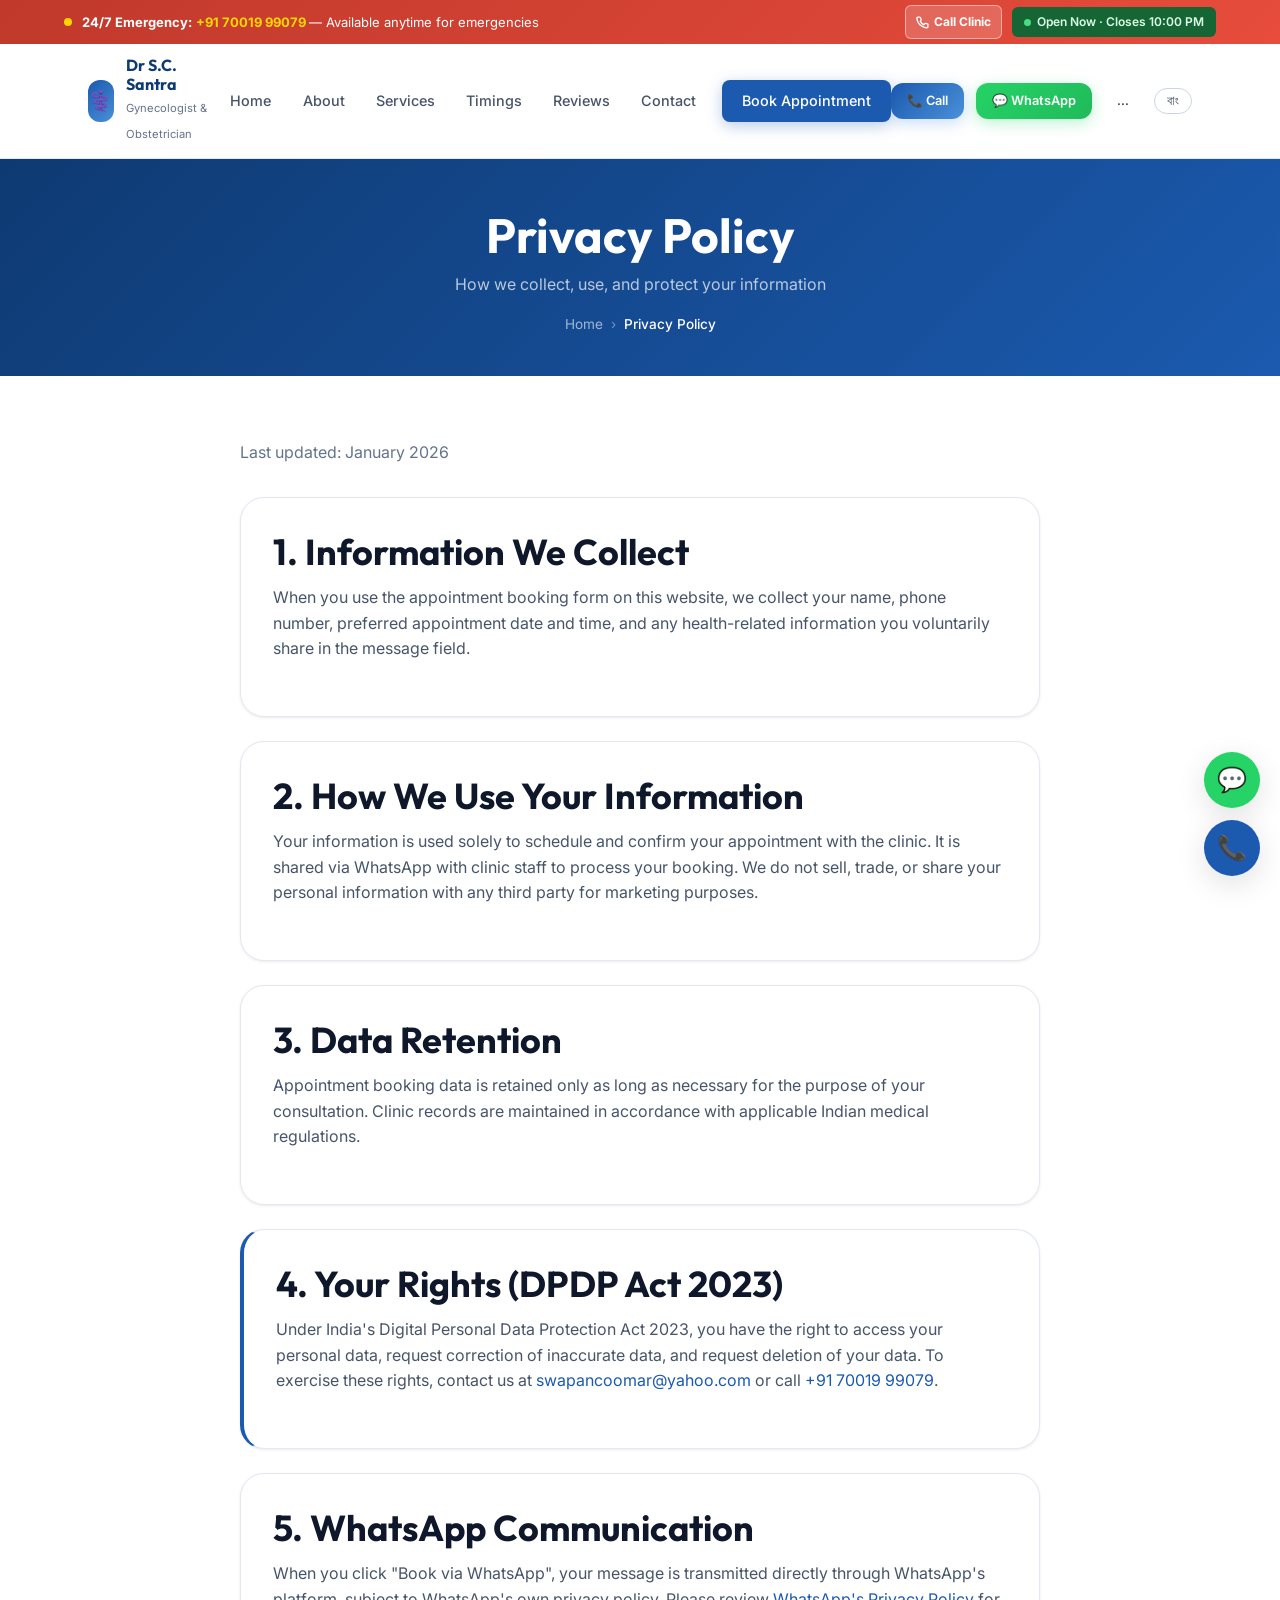
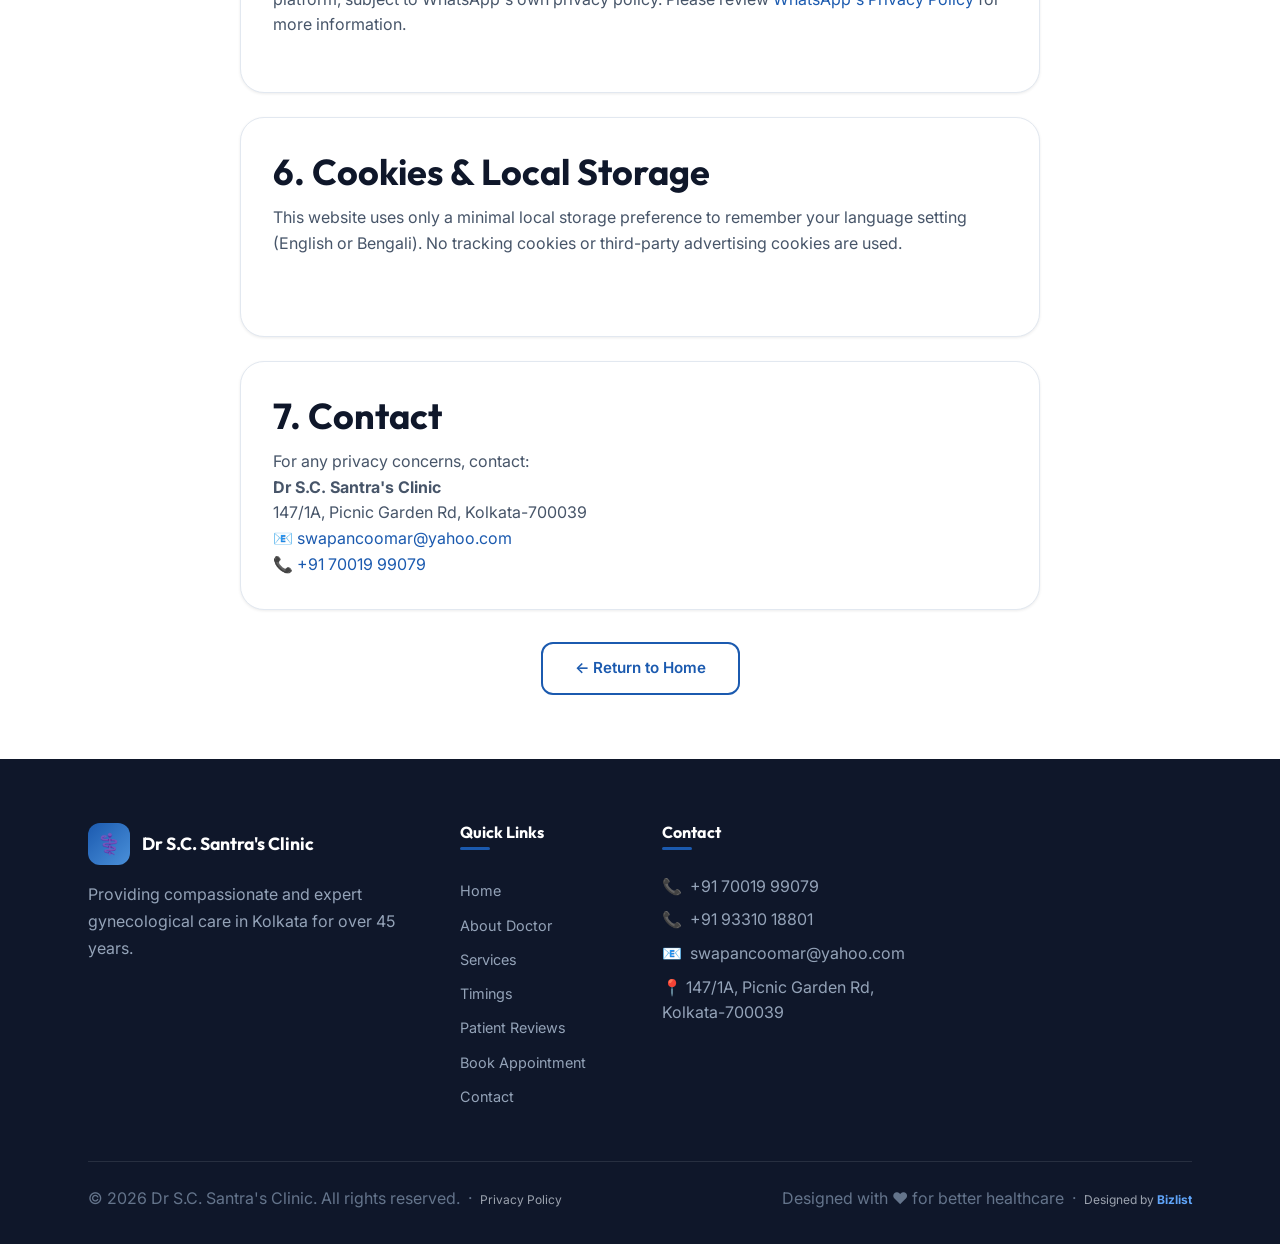
<file: privacy.html>
﻿<!DOCTYPE html>
<html lang="en">

<head>
    <meta charset="UTF-8">
    <meta name="viewport" content="width=device-width, initial-scale=1.0">
    <meta name="view-transition" content="same-origin">
    <title>Privacy Policy — Dr S.C. Santra's Clinic, Kolkata</title>
    <meta name="description"
        content="Privacy Policy for Dr S.C. Santra's Clinic, Picnic Garden, Kolkata. Covers data collection, usage, WhatsApp booking, and your rights under the DPDP Act 2023.">
    <meta name="robots" content="noindex">
    <link rel="icon" type="image/svg+xml"
        href="data:image/svg+xml,<svg xmlns='http://www.w3.org/2000/svg' viewBox='0 0 100 100'><text y='.9em' font-size='90'>⚕️</text></svg>">
    <link rel="stylesheet" href="css/style.css">
</head>

<body>

    <!-- Emergency Banner (Redesign) -->
    <div class="emergency-banner">
        <div class="emergency-banner-inner">
            <!-- LEFT: pulsing dot + emergency text -->
            <div class="emergency-left">
                <span class="pulse-dot"></span>
                <span class="emergency-text">
                    <strong>24/7 Emergency:</strong>
                    <a href="tel:+917001999079" class="emergency-phone">
                        +91 70019 99079
                    </a>
                    — Available anytime for emergencies
                </span>
            </div>

            <!-- RIGHT: Call button + Open/Closed status -->
            <div class="emergency-right">
                <a href="tel:+917001999079" class="banner-call-btn">
                    <svg width="13" height="13" viewBox="0 0 24 24" fill="none" stroke="currentColor" stroke-width="2.5"
                        stroke-linecap="round" stroke-linejoin="round">
                        <path
                            d="M22 16.92v3a2 2 0 0 1-2.18 2 19.79 19.79 0 0 1-8.63-3.07A19.5 19.5 0 0 1 4.69 13a19.79 19.79 0 0 1-3.07-8.67A2 2 0 0 1 3.6 2h3a2 2 0 0 1 2 1.72c.127.96.361 1.903.7 2.81a2 2 0 0 1-.45 2.11L7.91 9.91a16 16 0 0 0 6.18 6.18l1.97-1.97a2 2 0 0 1 2.11-.45c.907.339 1.85.573 2.81.7A2 2 0 0 1 22 16.92z" />
                    </svg>
                    Call Clinic
                </a>
                <!-- This div is populated by utils.js renderClinicStatus() -->
                <div id="clinic-status"></div>
            </div>
        </div>
    </div>

    <!-- Header -->
    <header class="header" id="header">
        <div class="container">
            <nav class="nav">
                <a href="index.html" class="nav-logo">
                    <div class="nav-logo-icon">⚕️</div>
                    <div class="nav-logo-text">
                        <h4>Dr S.C. Santra</h4>
                        <span>Gynecologist &amp; Obstetrician</span>
                    </div>
                </a>
                <div class="nav-links" id="navLinks">
                    <a href="index.html">Home</a>
                    <a href="about.html">About</a>
                    <a href="services.html">Services</a>
                    <a href="timings.html">Timings</a>
                    <a href="reviews.html">Reviews</a>
                    <a href="contact.html">Contact</a>
                    <a href="book.html" class="btn btn-primary btn-sm" style="margin-left:0.5rem;">Book Appointment</a>
                </div>
                <div class="nav-cta">
                    <a href="tel:+917001999079" class="btn btn-call btn-sm">📞 Call</a>
                    <a href="https://wa.me/917001999079?text=Hello%20Doctor%2C%20I%20would%20like%20to%20book%20an%20appointment."
                        class="btn btn-whatsapp btn-sm" target="_blank">💬 WhatsApp</a>
                    <div id="clinic-status"
                        style="display:inline-flex;align-items:center;gap:6px;padding:4px 12px;border-radius:999px;font-size:12px;font-weight:600;border:1px solid transparent;white-space:nowrap;">
                        ...</div>
                    <button id="lang-toggle" onclick="toggleLanguage()" title="Toggle Bengali/English"
                        style="padding:4px 12px;border:1px solid var(--gray-300);border-radius:999px;background:transparent;cursor:pointer;font-size:13px;font-weight:500;color:var(--gray-600);">বাং</button>
                </div>
                <button class="hamburger" id="hamburger" aria-label="Toggle menu">
                    <span></span><span></span><span></span>
                </button>
            </nav>
        </div>
    </header>

    <!-- Page Header -->
    <section class="page-header">
        <div class="container">
            <h1>Privacy Policy</h1>
            <p>How we collect, use, and protect your information</p>
            <div class="breadcrumb">
                <a href="index.html">Home</a>
                <span class="separator">›</span>
                <span class="current">Privacy Policy</span>
            </div>
        </div>
    </section>

    <!-- Privacy Content -->
    <section class="section">
        <div class="container">
            <div style="max-width:800px;margin:0 auto;" class="fade-in">
                <p style="color:var(--gray-500);font-size:14px;margin-bottom:2rem;">Last updated: January 2026</p>

                <div class="service-card" style="margin-bottom:1.5rem;">
                    <h2 style="font-size:1.2rem;margin-bottom:0.75rem;">1. Information We Collect</h2>
                    <p>When you use the appointment booking form on this website, we collect your name, phone number,
                        preferred appointment date and time, and any health-related information you voluntarily share in
                        the message field.</p>
                </div>

                <div class="service-card" style="margin-bottom:1.5rem;">
                    <h2 style="font-size:1.2rem;margin-bottom:0.75rem;">2. How We Use Your Information</h2>
                    <p>Your information is used solely to schedule and confirm your appointment with the clinic. It is
                        shared via WhatsApp with clinic staff to process your booking. We do not sell, trade, or share
                        your personal information with any third party for marketing purposes.</p>
                </div>

                <div class="service-card" style="margin-bottom:1.5rem;">
                    <h2 style="font-size:1.2rem;margin-bottom:0.75rem;">3. Data Retention</h2>
                    <p>Appointment booking data is retained only as long as necessary for the purpose of your
                        consultation. Clinic records are maintained in accordance with applicable Indian medical
                        regulations.</p>
                </div>

                <div class="service-card" style="margin-bottom:1.5rem;border-left:4px solid var(--primary);">
                    <h2 style="font-size:1.2rem;margin-bottom:0.75rem;">4. Your Rights (DPDP Act 2023)</h2>
                    <p>Under India's Digital Personal Data Protection Act 2023, you have the right to access your
                        personal data, request correction of inaccurate data, and request deletion of your data. To
                        exercise these rights, contact us at <a href="mailto:swapancoomar@yahoo.com"
                            style="color:var(--primary);">swapancoomar@yahoo.com</a> or call <a href="tel:+917001999079"
                            style="color:var(--primary);">+91 70019 99079</a>.</p>
                </div>

                <div class="service-card" style="margin-bottom:1.5rem;">
                    <h2 style="font-size:1.2rem;margin-bottom:0.75rem;">5. WhatsApp Communication</h2>
                    <p>When you click "Book via WhatsApp", your message is transmitted directly through WhatsApp's
                        platform, subject to WhatsApp's own privacy policy. Please review <a
                            href="https://www.whatsapp.com/legal/privacy-policy" target="_blank"
                            style="color:var(--primary);">WhatsApp's Privacy Policy</a> for more information.</p>
                </div>

                <div class="service-card" style="margin-bottom:1.5rem;">
                    <h2 style="font-size:1.2rem;margin-bottom:0.75rem;">6. Cookies &amp; Local Storage</h2>
                    <p>This website uses only a minimal local storage preference to remember your language setting
                        (English or Bengali). No tracking cookies or third-party advertising cookies are used.</p>
                </div>

                <div class="service-card" style="margin-bottom:2rem;">
                    <h2 style="font-size:1.2rem;margin-bottom:0.75rem;">7. Contact</h2>
                    <p>For any privacy concerns, contact:<br>
                        <strong>Dr S.C. Santra's Clinic</strong><br>
                        147/1A, Picnic Garden Rd, Kolkata-700039<br>
                        📧 <a href="mailto:swapancoomar@yahoo.com"
                            style="color:var(--primary);">swapancoomar@yahoo.com</a><br>
                        📞 <a href="tel:+917001999079" style="color:var(--primary);">+91 70019 99079</a>
                    </p>
                </div>

                <div class="text-center">
                    <a href="index.html" class="btn btn-outline">← Return to Home</a>
                </div>
            </div>
        </div>
    </section>

    <!-- Footer -->
    <footer class="footer">
        <div class="container">
            <div class="footer-grid">
                <div class="footer-brand">
                    <div class="footer-logo">
                        <div class="footer-logo-icon">⚕️</div>
                        <h4>Dr S.C. Santra's Clinic</h4>
                    </div>
                    <p>Providing compassionate and expert gynecological care in Kolkata for over 45 years.</p>
                </div>
                <div class="footer-section">
                    <h4>Quick Links</h4>
                    <div class="footer-links">
                        <a href="index.html">Home</a>
                        <a href="about.html">About Doctor</a>
                        <a href="services.html">Services</a>
                        <a href="timings.html">Timings</a>
                        <a href="reviews.html">Patient Reviews</a>
                        <a href="book.html">Book Appointment</a>
                        <a href="contact.html">Contact</a>
                    </div>
                </div>
                <div class="footer-section">
                    <h4>Contact</h4>
                    <div class="footer-contact">
                        <p>📞 <a href="tel:+917001999079">+91 70019 99079</a></p>
                        <p>📞 <a href="tel:+919331018801">+91 93310 18801</a></p>
                        <p>📧 <a href="mailto:swapancoomar@yahoo.com">swapancoomar@yahoo.com</a></p>
                        <p>📍 147/1A, Picnic Garden Rd, Kolkata-700039</p>
                    </div>
                </div>
            </div>
            <div class="footer-bottom">
                <p>© 2026 Dr S.C. Santra's Clinic. All rights reserved. &nbsp;·&nbsp; <a href="privacy.html"
                        style="color:#9ca3af;font-size:12px;">Privacy Policy</a></p>
                <p>Designed with ❤️ for better healthcare &nbsp;·&nbsp; <a href="https://biz-list.vercel.app/"
                        target="_blank" rel="noopener"
                        style="color:#9ca3af;font-size:12px;text-decoration:none;">Designed by <strong
                            style="color:#60a5fa;">Bizlist</strong></a></p>
            </div>
        </div>
    </footer>

    <!-- Floating Buttons -->
    <div class="floating-buttons">
        <a href="https://wa.me/917001999079?text=Hello%20Doctor%2C%20I%20would%20like%20to%20book%20an%20appointment."
            class="float-btn whatsapp" target="_blank" aria-label="Book on WhatsApp">💬<span class="tooltip">Book on
                WhatsApp</span></a>
        <a href="tel:+917001999079" class="float-btn call" aria-label="Call Clinic">📞<span class="tooltip">Call
                Now</span></a>
    </div>

    <!-- Back to Top -->
    <button id="back-to-top" aria-label="Back to top" onclick="window.scrollTo({top:0,behavior:'smooth'})"
        style="display:none;position:fixed;bottom:90px;right:20px;width:42px;height:42px;border-radius:50%;background:#1B5AAF;color:#fff;border:none;cursor:pointer;font-size:18px;box-shadow:0 4px 12px rgba(0,0,0,0.15);z-index:999;align-items:center;justify-content:center;">↑</button>
    <script>(function () { const btt = document.getElementById('back-to-top'); window.addEventListener('scroll', () => { btt.style.display = window.scrollY > 300 ? 'flex' : 'none'; }, { passive: true }); })();</script>

    <script src="js/utils.js"></script>
    <script src="js/lang-bn.js"></script>
    <script src="js/main.js"></script>
</body>

</html>
</file>
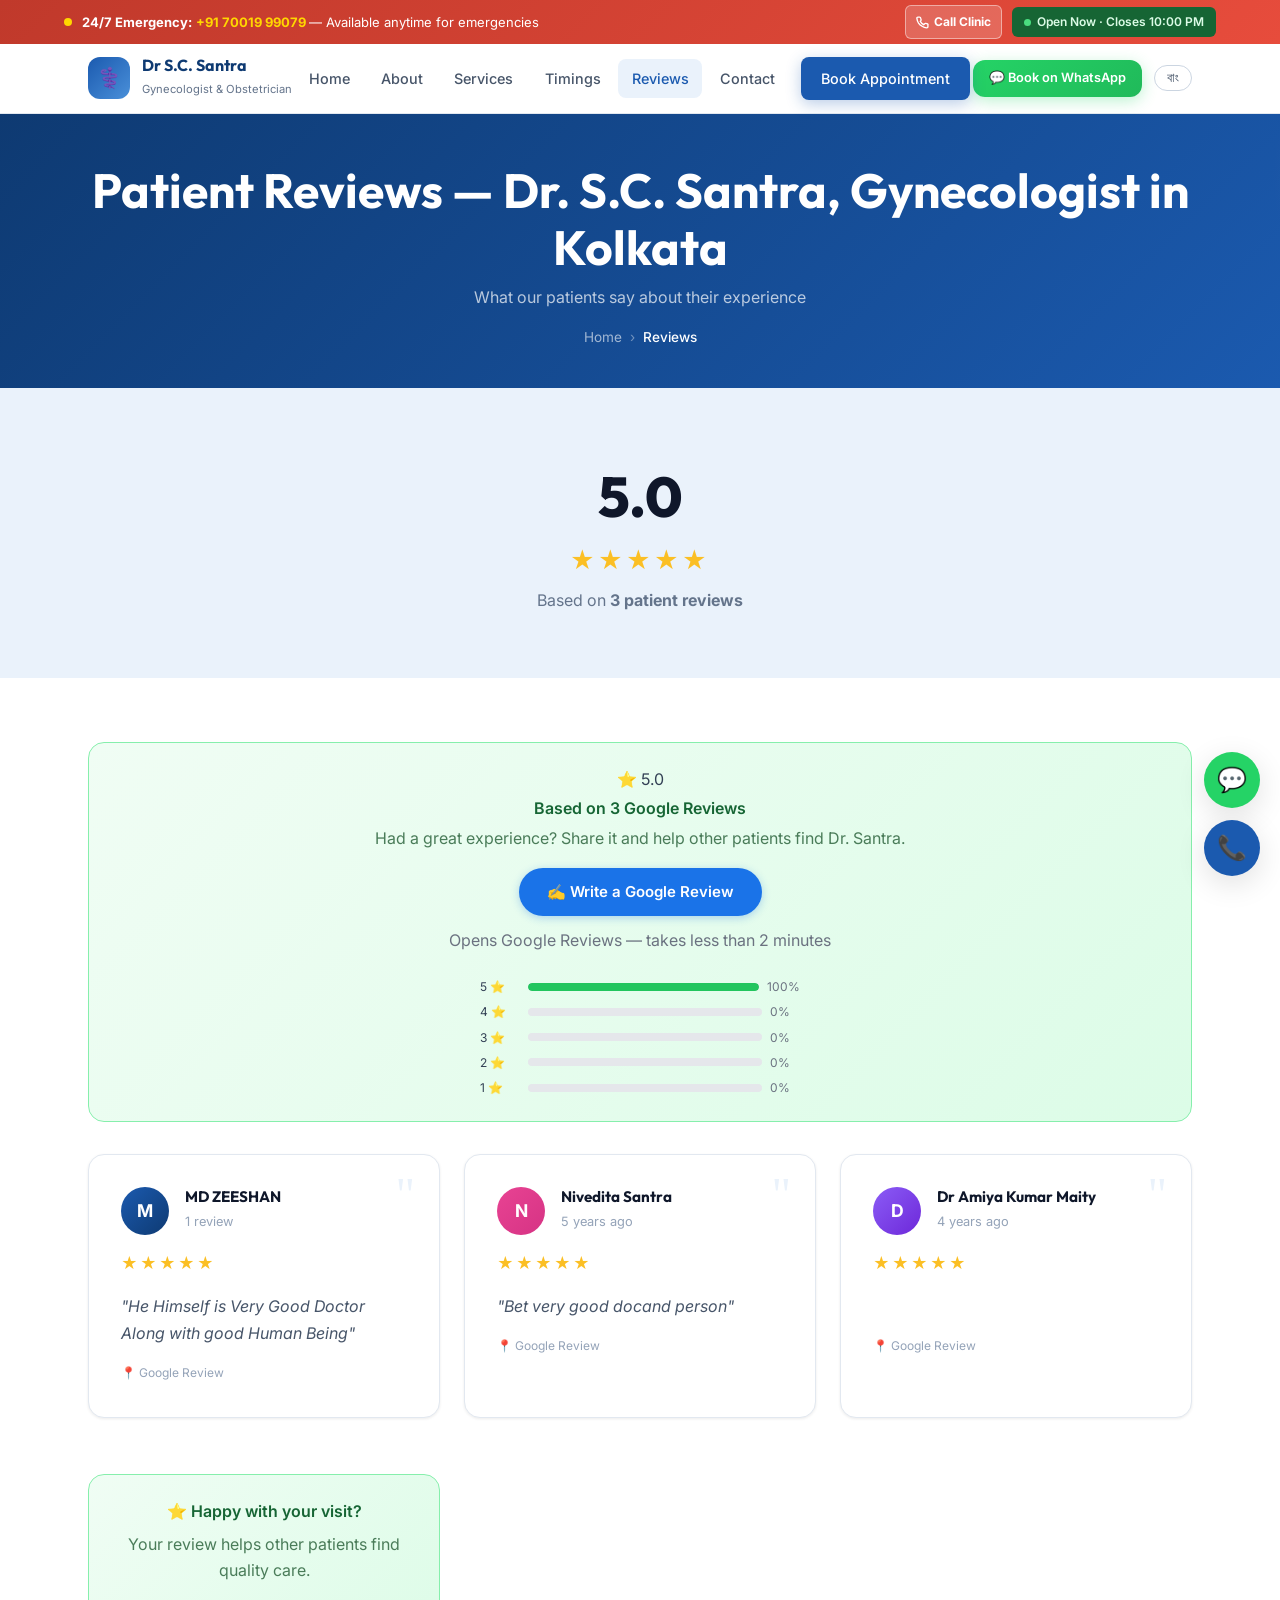
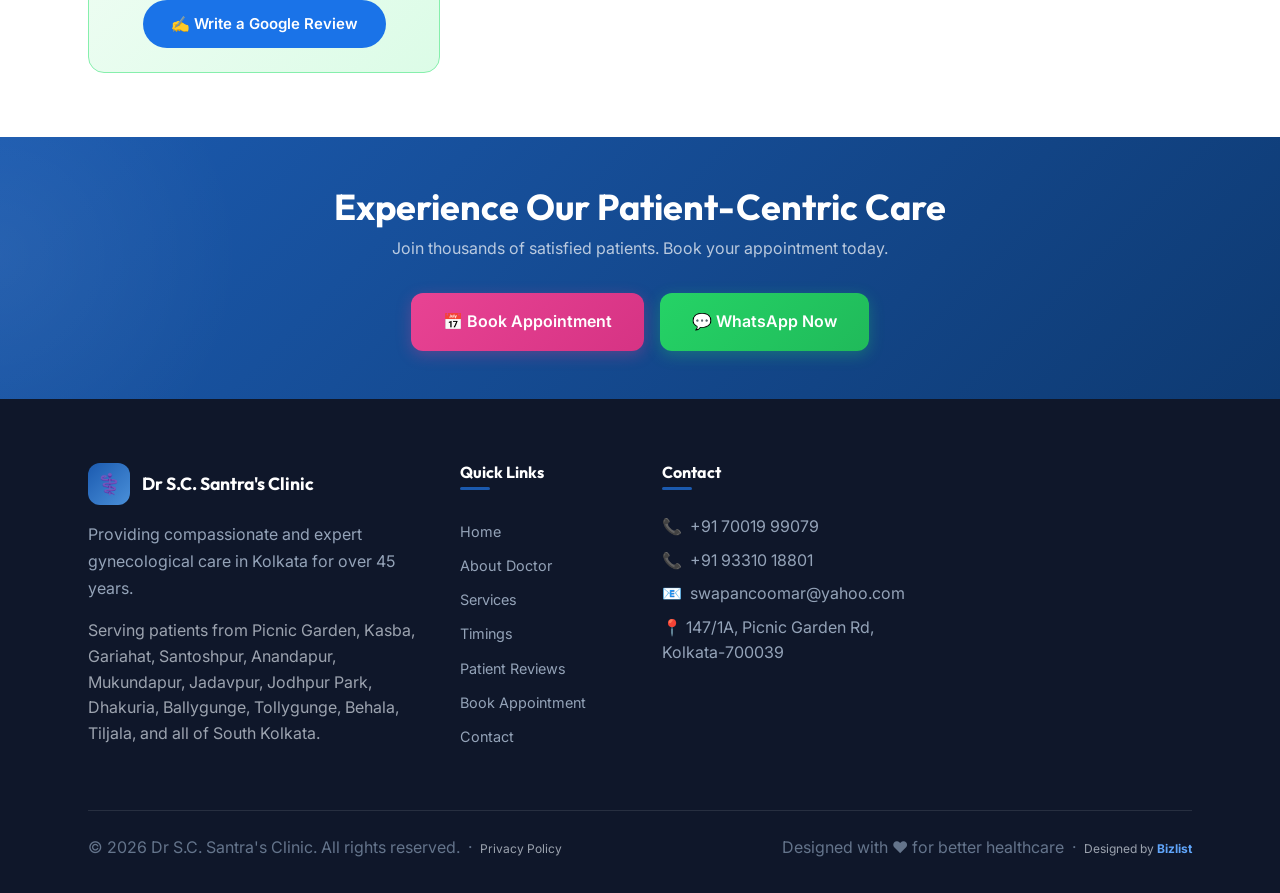
<file: reviews.html>
﻿<!DOCTYPE html>
<html lang="en">

<head>
    <meta charset="UTF-8">
    <meta name="viewport" content="width=device-width, initial-scale=1.0">
    <meta name="view-transition" content="same-origin">
    <title>Patient Reviews &amp; Testimonials | Dr. S.C. Santra — Best Gynecologist Kolkata</title>
    <meta name="description" content="Read verified patient reviews for Prof. (Dr.) S.C. Santra — trusted by 50,000+ patients. Rated 5.0 stars on Google. Top-rated gynecologist in Kolkata, South Kolkata.">
    <meta name="keywords" content="Dr SC Santra reviews, best gynecologist reviews Kolkata, gynecologist patient testimonials Kolkata, top rated women doctor Kolkata, 5 star gynecologist Kolkata">
    <meta name="author" content="Prof. (Dr.) S.C. Santra">
    <meta name="robots" content="index, follow, max-snippet:-1, max-image-preview:large, max-video-preview:-1">
    <meta name="geo.region" content="IN-WB">
    <meta name="geo.placename" content="Kolkata">
    <meta name="geo.position" content="22.5250;88.3850">
    <meta name="ICBM" content="22.5250, 88.3850">
    <meta name="theme-color" content="#1B5AAF">
    <link rel="canonical" href="https://docdemo-chi.vercel.app/reviews.html">
    <meta property="og:type" content="website">
    <meta property="og:url" content="https://docdemo-chi.vercel.app/reviews.html">
    <meta property="og:title" content="Patient Reviews | Dr. S.C. Santra Gynecologist Kolkata">
    <meta property="og:description" content="Trusted by 50,000+ patients. Rated 5.0★ on Google. Top gynecologist in South Kolkata.">
    <meta property="og:image" content="https://docdemo-chi.vercel.app/images/doctor-1.jpg">
    <meta property="og:locale" content="en_IN">
    <meta property="og:site_name" content="Dr. S.C. Santra Gynecology Clinic">
    <meta name="twitter:card" content="summary_large_image">
    <meta name="twitter:title" content="Patient Reviews | Dr. S.C. Santra Gynecologist Kolkata">
    <meta name="twitter:description" content="Trusted by 50,000+ patients. Rated 5.0★ on Google. Top gynecologist in South Kolkata.">
    <meta name="twitter:image" content="https://docdemo-chi.vercel.app/images/doctor-1.jpg">
    <link rel="icon" type="image/svg+xml" href="data:image/svg+xml,<svg xmlns='http://www.w3.org/2000/svg' viewBox='0 0 100 100'><text y='.9em' font-size='90'>⚕️</text></svg>">
    <link rel="preconnect" href="https://fonts.googleapis.com">
    <link rel="dns-prefetch" href="https://fonts.googleapis.com">
    <link rel="stylesheet" href="css/style.css">
    <script type="application/ld+json">
    {
      "@context": "https://schema.org",
      "@type": ["MedicalClinic","LocalBusiness"],
      "name": "Dr S.C. Santra Clinic",
      "telephone": ["+917001999079","+919331018801","+919474896555"],
      "email": "swapancoomar@yahoo.com",
      "address": { "@type": "PostalAddress", "streetAddress": "147/1A, Picnic Garden Rd", "addressLocality": "Kolkata", "addressRegion": "West Bengal", "postalCode": "700039", "addressCountry": "IN" },
      "aggregateRating": { "@type": "AggregateRating", "ratingValue": "5.0", "reviewCount": "50000", "bestRating": "5" }
    }
    </script>
    <script type="application/ld+json">
    {
      "@context": "https://schema.org",
      "@type": "BreadcrumbList",
      "itemListElement": [
        {"@type": "ListItem", "position": 1, "name": "Home", "item": "https://docdemo-chi.vercel.app/"},
        {"@type": "ListItem", "position": 2, "name": "Reviews", "item": "https://docdemo-chi.vercel.app/reviews.html"}
      ]
    }
    </script>
</head>

<body>

    <!-- Emergency Banner (Redesign) -->
    <div class="emergency-banner">
        <div class="emergency-banner-inner">
            <!-- LEFT: pulsing dot + emergency text -->
            <div class="emergency-left">
                <span class="pulse-dot"></span>
                <span class="emergency-text">
                    <strong>24/7 Emergency:</strong>
                    <a href="tel:+917001999079" class="emergency-phone">
                        +91 70019 99079
                    </a>
                    — Available anytime for emergencies
                </span>
            </div>

            <!-- RIGHT: Call button + Open/Closed status -->
            <div class="emergency-right">
                <a href="tel:+917001999079" class="banner-call-btn">
                    <svg width="13" height="13" viewBox="0 0 24 24" fill="none" stroke="currentColor" stroke-width="2.5"
                        stroke-linecap="round" stroke-linejoin="round">
                        <path
                            d="M22 16.92v3a2 2 0 0 1-2.18 2 19.79 19.79 0 0 1-8.63-3.07A19.5 19.5 0 0 1 4.69 13a19.79 19.79 0 0 1-3.07-8.67A2 2 0 0 1 3.6 2h3a2 2 0 0 1 2 1.72c.127.96.361 1.903.7 2.81a2 2 0 0 1-.45 2.11L7.91 9.91a16 16 0 0 0 6.18 6.18l1.97-1.97a2 2 0 0 1 2.11-.45c.907.339 1.85.573 2.81.7A2 2 0 0 1 22 16.92z" />
                    </svg>
                    Call Clinic
                </a>
                <!-- This div is populated by utils.js renderClinicStatus() -->
                <div id="clinic-status"></div>
            </div>
        </div>
    </div>

    <!-- Header -->
    <header class="header" id="header">
        <div class="container">
            <nav class="nav">
                <a href="index.html" class="nav-logo">
                    <div class="nav-logo-icon">⚕️</div>
                    <div class="nav-logo-text">
                        <h4>Dr S.C. Santra</h4>
                        <span>Gynecologist & Obstetrician</span>
                    </div>
                </a>
                <div class="nav-links" id="navLinks">
                    <a href="index.html">Home</a>
                    <a href="about.html">About</a>
                    <a href="services.html">Services</a>
                    <a href="timings.html">Timings</a>
                    <a href="reviews.html" class="active">Reviews</a>
                    <a href="contact.html">Contact</a>
                    <a href="book.html" class="btn btn-primary btn-sm" style="margin-left:0.5rem;">Book Appointment</a>
                </div>
                <div class="nav-cta">
                    <a href="https://wa.me/917001999079?text=Hello%20Doctor%2C%20I%20would%20like%20to%20book%20an%20appointment."
                        class="btn btn-whatsapp btn-sm" target="_blank" data-i18n="bookWhatsApp">💬 WhatsApp</a>
                    <button id="lang-toggle" onclick="toggleLanguage()" title="Toggle Bengali/English"
                        style="padding:4px 12px;border:1px solid var(--gray-300);border-radius:999px;background:transparent;cursor:pointer;font-size:13px;font-weight:500;color:var(--gray-600);">বাং</button>
                </div>
                <button class="hamburger" id="hamburger" aria-label="Toggle menu">
                    <span></span><span></span><span></span>
                </button>
            </nav>
        </div>
    </header>

    <!-- Page Header -->
    <section class="page-header">
        <div class="container">
            <h1>Patient Reviews — Dr. S.C. Santra, Gynecologist in Kolkata</h1>
            <p>What our patients say about their experience</p>
            <div class="breadcrumb">
                <a href="index.html">Home</a>
                <span class="separator">›</span>
                <span class="current">Reviews</span>
            </div>
        </div>
    </section>

    <!-- Overall Rating -->
    <section class="section section-blue">
        <div class="container">
            <div style="text-align:center;max-width:500px;margin:0 auto;" class="fade-in">
                <div style="font-size:3.5rem;font-weight:800;color:var(--gray-900);font-family:var(--font-heading);">5.0
                </div>
                <div style="font-size:1.5rem;color:#FBBF24;letter-spacing:3px;margin-bottom:0.5rem;">★★★★★</div>
                <p style="color:var(--gray-500);margin-bottom:0;">Based on <strong>3 patient reviews</strong></p>
            </div>
        </div>
    </section>

    <!-- Reviews (Upgrade 2: Leave a Review CTA at TOP) -->
    <section class="section">
        <div class="container">
            <!-- Top CTA -->
            <div
                style="background:linear-gradient(135deg,#f0fdf4,#dcfce7);border:1px solid #86efac;border-radius:16px;padding:24px;text-align:center;margin-bottom:2rem;">
                <p style="font-size:28px;margin-bottom:4px;">⭐ 5.0</p>
                <p style="font-size:15px;color:#166534;font-weight:600;margin-bottom:4px;">Based on 3 Google Reviews
                </p>
                <p style="font-size:13px;color:#4a7c59;margin-bottom:16px;">Had a great experience? Share it and help
                    other patients find Dr. Santra.</p>
                <a href="https://www.google.com/search?sca_esv=51551707418ed362&sxsrf=ANbL-n647Ro-aKWdm0XRrI0p9lU3Nv6vSA:1776144178826&si=AL3DRZEsmMGCryMMFSHJ3StBhOdZ2-6yYkXd_doETEE1OR-qOfX6mPPap8V9-FXQhCcZzxOylDLHdP33YHQRuB7JLBBGTS_2xoklsiqvwphaFlzdhXPRABaghJdZFEo3zSF7htp_ZPRD&q=Dr+S+C+Santra+Reviews&sa=X&ved=2ahUKEwiU4eTWzOyTAxVoTGwGHazYDZ0Q0bkNegQIQBAF&biw=1920&bih=912&dpr=1"
                    target="_blank" rel="noopener noreferrer"
                    style="display:inline-flex;align-items:center;gap:8px;padding:12px 28px;background:#1a73e8;color:#fff;border-radius:999px;text-decoration:none;font-size:15px;font-weight:600;box-shadow:0 2px 8px rgba(26,115,232,0.3);">
                    ✍️ Write a Google Review
                </a>
                <p style="font-size:11px;color:#6b7280;margin-top:12px;">Opens Google Reviews &mdash; takes less than 2
                    minutes</p>
                <!-- Rating Breakdown -->
                <div style="max-width:320px;margin:1.5rem auto 0;text-align:left;">
                    <div style="display:flex;align-items:center;gap:8px;margin-bottom:6px;"><span
                            style="font-size:12px;min-width:40px;">5 ⭐</span>
                        <div style="flex:1;height:8px;background:#e5e7eb;border-radius:4px;overflow:hidden;">
                            <div style="width:100%;height:100%;background:#22c55e;border-radius:4px;"></div>
                        </div><span style="font-size:12px;color:#6b7280;min-width:30px;">100%</span>
                    </div>
                    <div style="display:flex;align-items:center;gap:8px;margin-bottom:6px;"><span
                            style="font-size:12px;min-width:40px;">4 ⭐</span>
                        <div style="flex:1;height:8px;background:#e5e7eb;border-radius:4px;overflow:hidden;">
                            <div style="width:0%;height:100%;background:#86efac;border-radius:4px;"></div>
                        </div><span style="font-size:12px;color:#6b7280;min-width:30px;">0%</span>
                    </div>
                    <div style="display:flex;align-items:center;gap:8px;margin-bottom:6px;"><span
                            style="font-size:12px;min-width:40px;">3 ⭐</span>
                        <div style="flex:1;height:8px;background:#e5e7eb;border-radius:4px;overflow:hidden;">
                            <div style="width:0%;height:100%;background:#fbbf24;border-radius:4px;"></div>
                        </div><span style="font-size:12px;color:#6b7280;min-width:30px;">0%</span>
                    </div>
                    <div style="display:flex;align-items:center;gap:8px;margin-bottom:6px;"><span
                            style="font-size:12px;min-width:40px;">2 ⭐</span>
                        <div style="flex:1;height:8px;background:#e5e7eb;border-radius:4px;overflow:hidden;">
                            <div style="width:0%;height:100%;background:#f97316;border-radius:4px;"></div>
                        </div><span style="font-size:12px;color:#6b7280;min-width:30px;">0%</span>
                    </div>
                    <div style="display:flex;align-items:center;gap:8px;"><span style="font-size:12px;min-width:40px;">1
                            ⭐</span>
                        <div style="flex:1;height:8px;background:#e5e7eb;border-radius:4px;overflow:hidden;">
                            <div style="width:0%;height:100%;background:#ef4444;border-radius:4px;"></div>
                        </div><span style="font-size:12px;color:#6b7280;min-width:30px;">0%</span>
                    </div>
                </div>
            </div>

            <div class="reviews-grid">
                <div class="review-card fade-in">
                    <div class="quote-icon">"</div>
                    <div class="review-header">
                        <div class="review-avatar"
                            style="background:linear-gradient(135deg,var(--primary),var(--primary-dark));">M</div>
                        <div class="review-meta">
                            <h4>MD ZEESHAN</h4>
                            <span class="review-date">1 review</span>
                        </div>
                    </div>
                    <div class="review-stars">★★★★★</div>
                    <p class="review-text">"He Himself is Very Good Doctor Along with good Human Being"</p>
                    <div class="google-badge">📍 Google Review</div>
                </div>

                <div class="review-card fade-in">
                    <div class="quote-icon">"</div>
                    <div class="review-header">
                        <div class="review-avatar" style="background:linear-gradient(135deg,var(--accent),#D63384);">N
                        </div>
                        <div class="review-meta">
                            <h4>Nivedita Santra</h4>
                            <span class="review-date">5 years ago</span>
                        </div>
                    </div>
                    <div class="review-stars">★★★★★</div>
                    <p class="review-text">"Bet very good docand person"</p>
                    <div class="google-badge">📍 Google Review</div>
                </div>

                <div class="review-card fade-in">
                    <div class="quote-icon">"</div>
                    <div class="review-header">
                        <div class="review-avatar" style="background:linear-gradient(135deg,#8b5cf6,#6d28d9);">D</div>
                        <div class="review-meta">
                            <h4>Dr Amiya Kumar Maity</h4>
                            <span class="review-date">4 years ago</span>
                        </div>
                    </div>
                    <div class="review-stars">★★★★★</div>
                    <p class="review-text" style="color:transparent;user-select:none;">.</p>
                    <div class="google-badge">📍 Google Review</div>
                </div>

                <!-- Bottom Leave-a-Review CTA (Upgrade 2) -->
                <div
                    style="background:linear-gradient(135deg,#f0fdf4,#dcfce7);border:1px solid #86efac;border-radius:16px;padding:24px;text-align:center;margin-top:2rem;">
                    <p style="font-size:16px;font-weight:600;color:#166534;margin-bottom:8px;">⭐ Happy with your visit?
                    </p>
                    <p style="font-size:14px;color:#4a7c59;margin-bottom:16px;">Your review helps other patients find
                        quality care.</p>
                    <a href="https://www.google.com/search?sca_esv=51551707418ed362&sxsrf=ANbL-n647Ro-aKWdm0XRrI0p9lU3Nv6vSA:1776144178826&si=AL3DRZEsmMGCryMMFSHJ3StBhOdZ2-6yYkXd_doETEE1OR-qOfX6mPPap8V9-FXQhCcZzxOylDLHdP33YHQRuB7JLBBGTS_2xoklsiqvwphaFlzdhXPRABaghJdZFEo3zSF7htp_ZPRD&q=Dr+S+C+Santra+Reviews&sa=X&ved=2ahUKEwiU4eTWzOyTAxVoTGwGHazYDZ0Q0bkNegQIQBAF&biw=1920&bih=912&dpr=1"
                        target="_blank" rel="noopener noreferrer"
                        style="display:inline-flex;align-items:center;gap:8px;padding:12px 28px;background:#1a73e8;color:#fff;border-radius:999px;text-decoration:none;font-size:15px;font-weight:600;">
                        ✍️ Write a Google Review
                    </a>
                </div>
            </div>
        </div>
    </section>

    <!-- CTA Banner -->
    <section class="cta-banner">
        <div class="container">
            <h2>Experience Our Patient-Centric Care</h2>
            <p>Join thousands of satisfied patients. Book your appointment today.</p>
            <div style="display:flex;gap:1rem;justify-content:center;flex-wrap:wrap;">
                <a href="book.html" class="btn btn-accent btn-lg">📅 Book Appointment</a>
                <a href="https://wa.me/917001999079?text=Hello%20Doctor%2C%20I%20would%20like%20to%20book%20an%20appointment."
                    class="btn btn-whatsapp btn-lg" target="_blank">💬 WhatsApp Now</a>
            </div>
        </div>
    </section>

    <!-- Footer -->
    <footer class="footer">
        <div class="container">
            <div class="footer-grid">
                <div class="footer-brand">
                    <div class="footer-logo">
                        <div class="footer-logo-icon">⚕️</div>
                        <h4>Dr S.C. Santra's Clinic</h4>
                    </div>
                    <p>Providing compassionate and expert gynecological care in Kolkata for over 45 years.</p>
          <p style="font-size:0.78rem;color:#9ca3af;margin-top:0.5rem;line-height:1.6;">Serving patients from Picnic Garden, Kasba, Gariahat, Santoshpur, Anandapur, Mukundapur, Jadavpur, Jodhpur Park, Dhakuria, Ballygunge, Tollygunge, Behala, Tiljala, and all of South Kolkata.</p>
                </div>
                <div class="footer-section">
                    <h4>Quick Links</h4>
                    <div class="footer-links">
                        <a href="index.html">Home</a>
                        <a href="about.html">About Doctor</a>
                        <a href="services.html">Services</a>
                        <a href="timings.html">Timings</a>
                        <a href="reviews.html">Patient Reviews</a>
                        <a href="book.html">Book Appointment</a>
                        <a href="contact.html">Contact</a>
                    </div>
                </div>
                <div class="footer-section">
                    <h4>Contact</h4>
                    <div class="footer-contact">
                        <p>📞 <a href="tel:+917001999079">+91 70019 99079</a></p>
                        <p>📞 <a href="tel:+919331018801">+91 93310 18801</a></p>
                        <p>📧 <a href="mailto:swapancoomar@yahoo.com">swapancoomar@yahoo.com</a></p>
                        <p>📍 147/1A, Picnic Garden Rd, Kolkata-700039</p>
                    </div>
                </div>
            </div>


            <div class="footer-bottom">
                <p>© 2026 Dr S.C. Santra's Clinic. All rights reserved. &nbsp;·&nbsp; <a href="privacy.html"
                        style="color:#9ca3af;font-size:12px;">Privacy Policy</a></p>
                <p>Designed with ❤️ for better healthcare &nbsp;·&nbsp; <a href="https://biz-list.vercel.app/"
                        target="_blank" rel="noopener"
                        style="color:#9ca3af;font-size:12px;text-decoration:none;">Designed by <strong
                            style="color:#60a5fa;">Bizlist</strong></a></p>
            </div>
        </div>
    </footer>

    <!-- Floating Buttons -->
    <div class="floating-buttons">
        <a href="https://wa.me/917001999079?text=Hello%20Doctor%2C%20I%20would%20like%20to%20book%20an%20appointment."
            class="float-btn whatsapp" target="_blank" aria-label="Book on WhatsApp">💬<span class="tooltip">Book on
                WhatsApp</span></a>
        <a href="tel:+917001999079" class="float-btn call" aria-label="Call Clinic">📞<span class="tooltip">Call
                Now</span></a>
    </div>

    <!-- Back to Top (Upgrade 10) -->
    <button id="back-to-top" aria-label="Back to top" onclick="window.scrollTo({top:0,behavior:'smooth'})"
        style="display:none;position:fixed;bottom:90px;right:20px;width:42px;height:42px;border-radius:50%;background:#1B5AAF;color:#fff;border:none;cursor:pointer;font-size:18px;box-shadow:0 4px 12px rgba(0,0,0,0.15);z-index:999;align-items:center;justify-content:center;">↑</button>
    <script>(function () { const btt = document.getElementById('back-to-top'); window.addEventListener('scroll', () => { btt.style.display = window.scrollY > 300 ? 'flex' : 'none'; }, { passive: true }); })();</script>

    <script src="js/utils.js" defer></script>
    <script src="js/lang-bn.js" defer></script>
    <script src="js/main.js" defer></script>
</body>

</html>
</file>
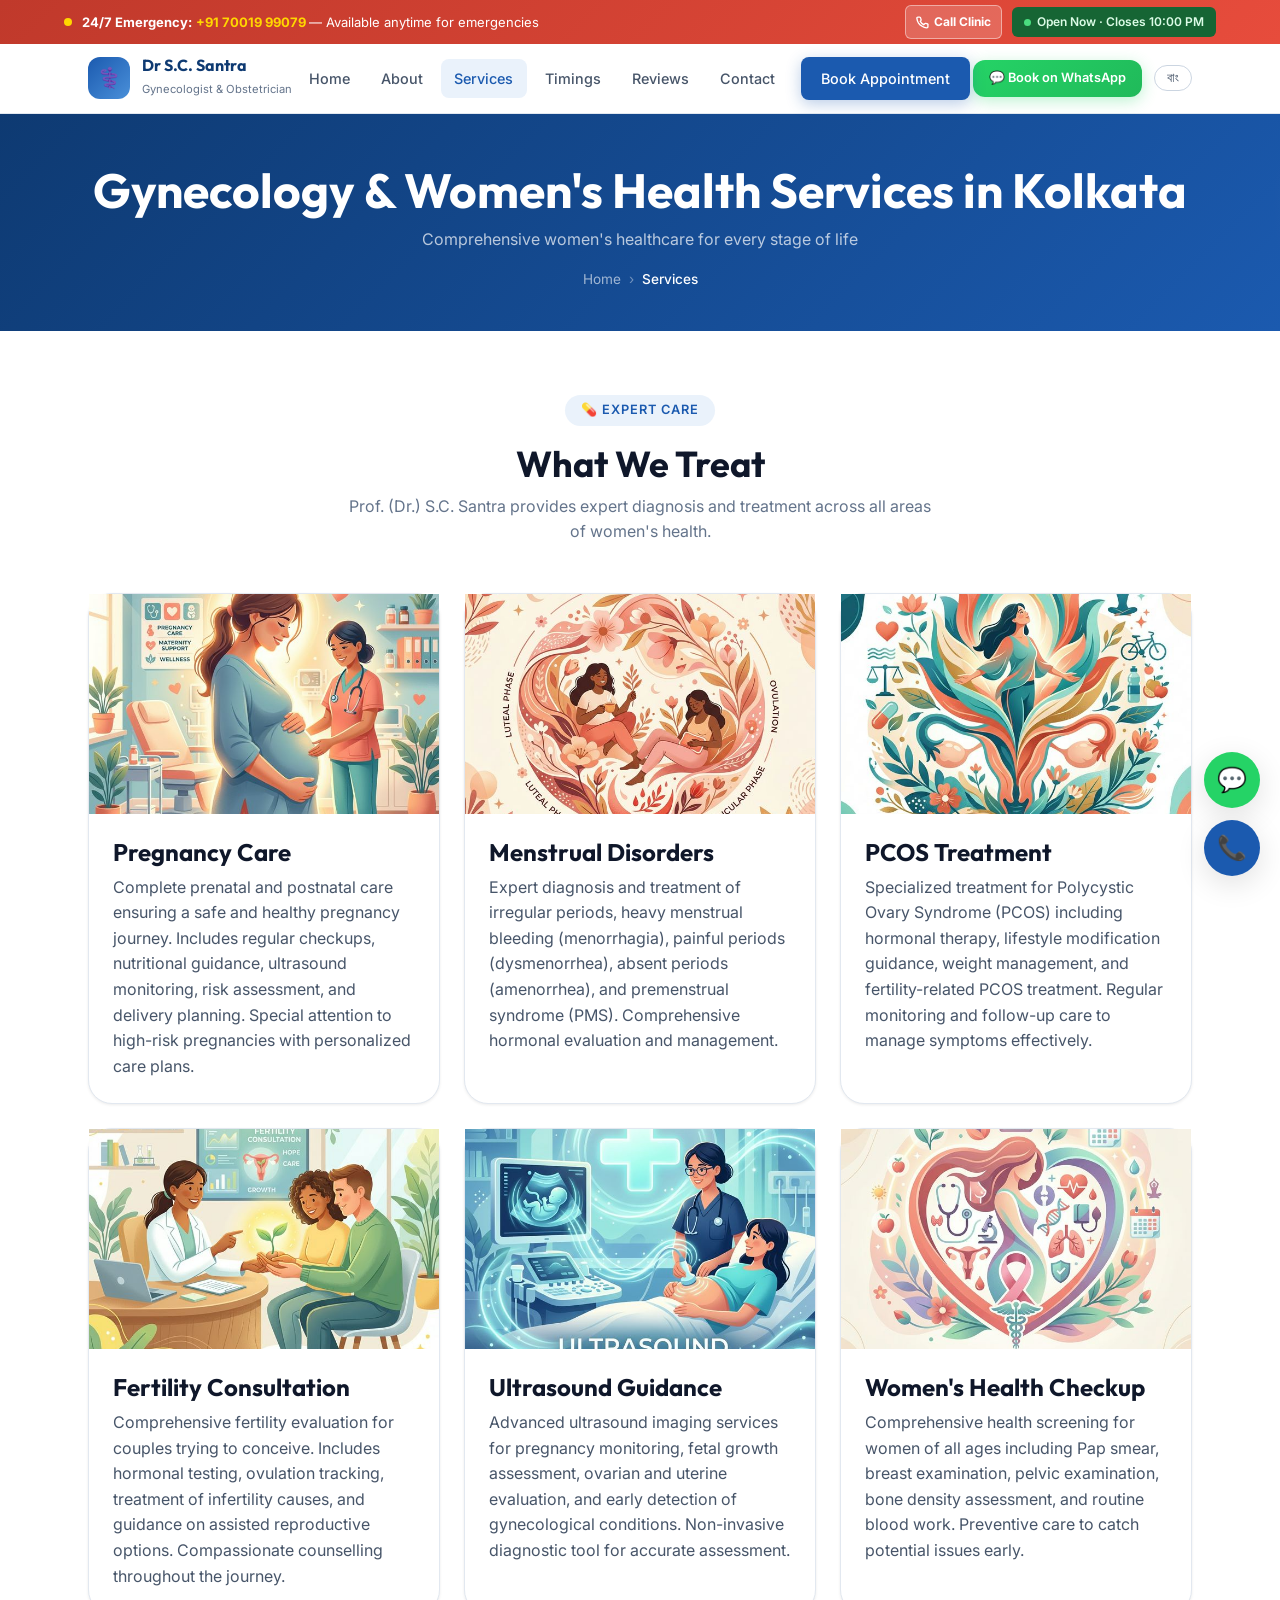
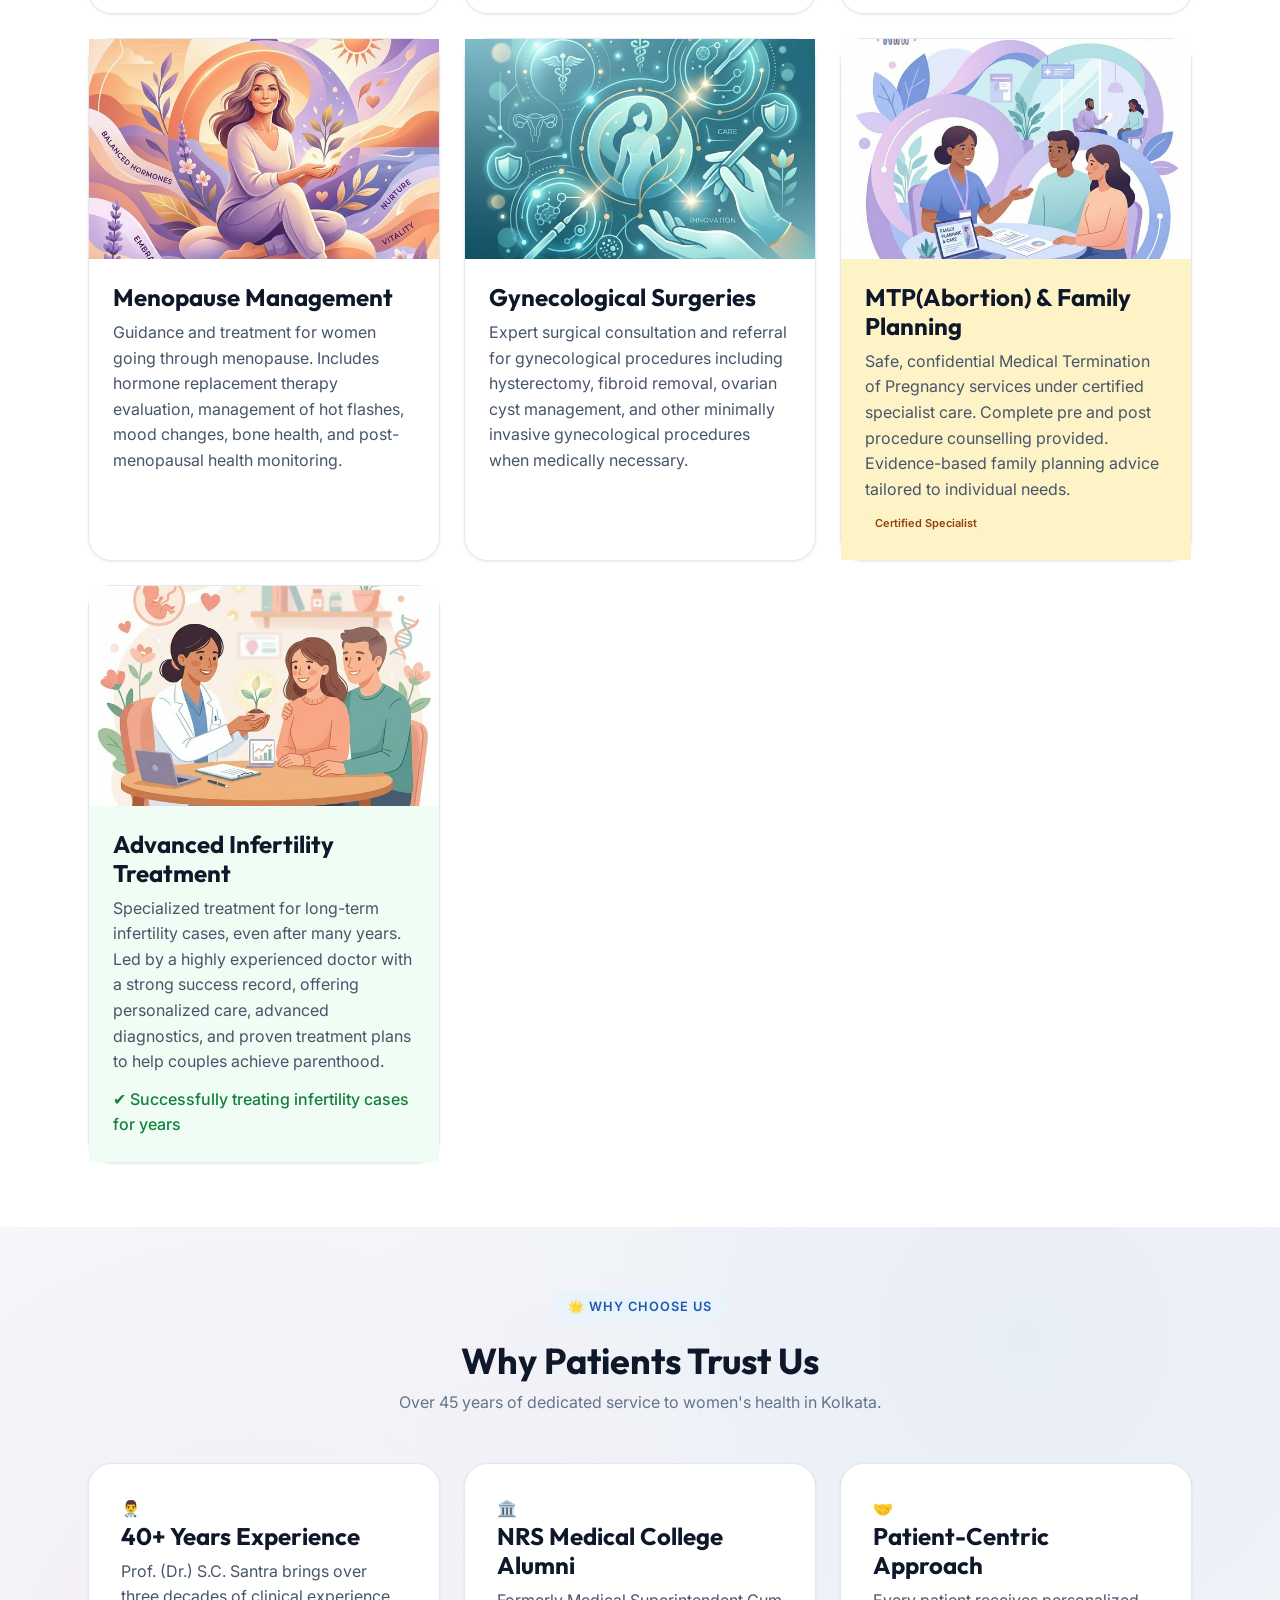
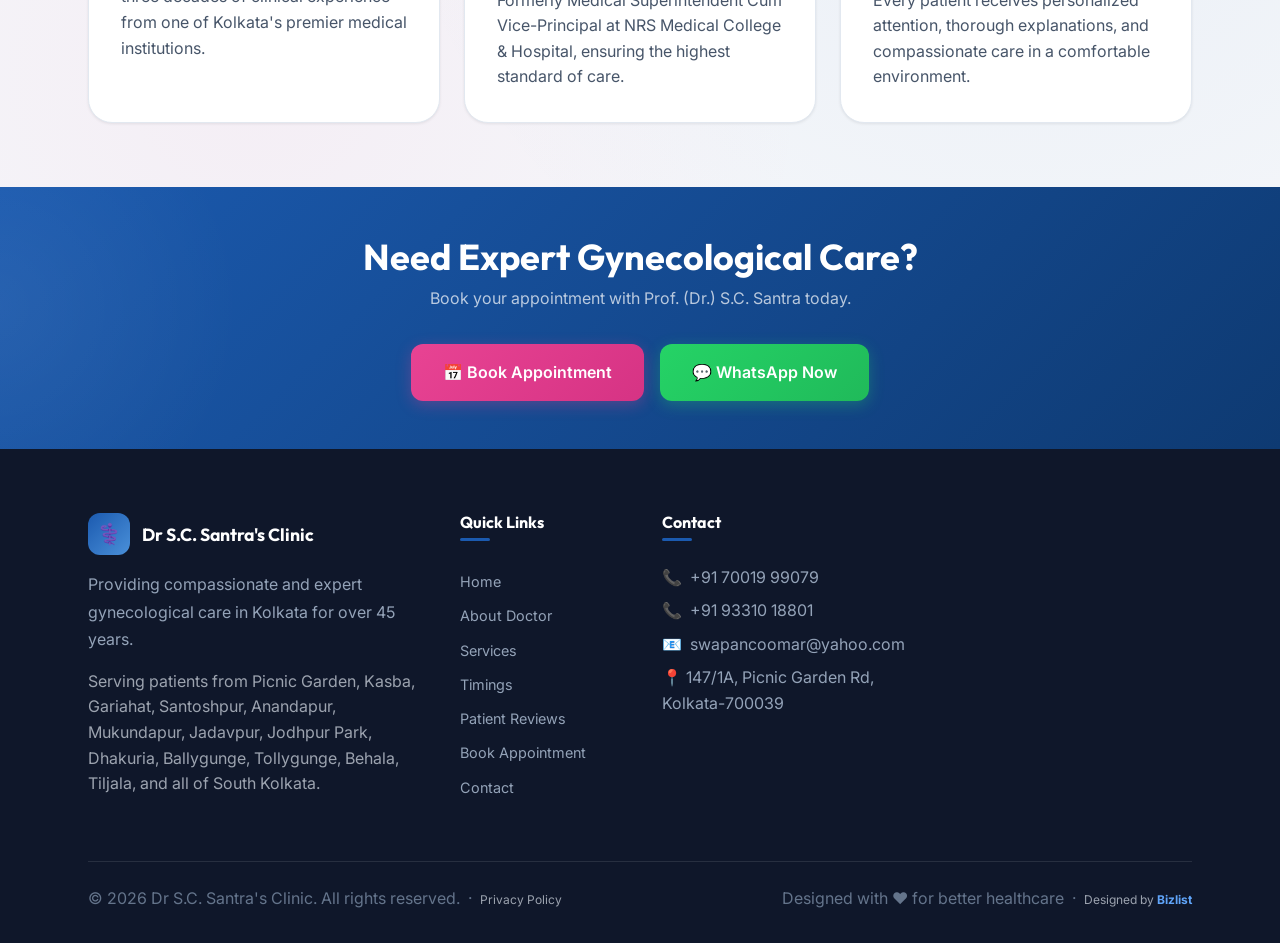
<file: services.html>
﻿<!DOCTYPE html>
<html lang="en">

<head>
    <meta charset="UTF-8">
    <meta name="viewport" content="width=device-width, initial-scale=1.0">
    <meta name="view-transition" content="same-origin">
    <title>Gynecology Services in Kolkata | PCOS, Pregnancy, Fertility, MTP — Dr. S.C. Santra</title>
    <meta name="description" content="Comprehensive women's healthcare in Kolkata — Pregnancy Care, PCOS Treatment, Menstrual Disorders, Fertility Consultation, Infertility Treatment, Ultrasound, MTP &amp; Family Planning. Dr. S.C. Santra, Picnic Garden.">
    <meta name="keywords" content="PCOS treatment Kolkata, pregnancy care Kolkata, fertility consultation Kolkata, menstrual disorder doctor Kolkata, MTP specialist Kolkata, women's health checkup Kolkata, ultrasound gynecology Kolkata, menopause treatment Kolkata, gynecological surgery Kolkata, family planning Kolkata, infertility treatment Kolkata, irregular periods doctor Kolkata">
    <meta name="author" content="Prof. (Dr.) S.C. Santra">
    <meta name="robots" content="index, follow, max-snippet:-1, max-image-preview:large, max-video-preview:-1">
    <meta name="geo.region" content="IN-WB">
    <meta name="geo.placename" content="Kolkata">
    <meta name="geo.position" content="22.5250;88.3850">
    <meta name="ICBM" content="22.5250, 88.3850">
    <meta name="theme-color" content="#1B5AAF">
    <link rel="canonical" href="https://docdemo-chi.vercel.app/services.html">
    <meta property="og:type" content="website">
    <meta property="og:url" content="https://docdemo-chi.vercel.app/services.html">
    <meta property="og:title" content="Gynecology Services Kolkata | Dr. S.C. Santra">
    <meta property="og:description" content="PCOS, Pregnancy, Fertility, Infertility, Menstrual Disorders, MTP — Expert women's healthcare at Picnic Garden, Kolkata.">
    <meta property="og:image" content="https://docdemo-chi.vercel.app/images/doctor-1.jpg">
    <meta property="og:locale" content="en_IN">
    <meta property="og:site_name" content="Dr. S.C. Santra Gynecology Clinic">
    <meta name="twitter:card" content="summary_large_image">
    <meta name="twitter:title" content="Gynecology Services Kolkata | Dr. S.C. Santra">
    <meta name="twitter:description" content="PCOS, Pregnancy, Fertility, MTP — Expert women's healthcare at Picnic Garden, Kolkata.">
    <meta name="twitter:image" content="https://docdemo-chi.vercel.app/images/doctor-1.jpg">
    <link rel="icon" type="image/svg+xml" href="data:image/svg+xml,<svg xmlns='http://www.w3.org/2000/svg' viewBox='0 0 100 100'><text y='.9em' font-size='90'>⚕️</text></svg>">
    <link rel="preconnect" href="https://fonts.googleapis.com">
    <link rel="dns-prefetch" href="https://fonts.googleapis.com">
    <link rel="stylesheet" href="css/style.css">
    <script type="application/ld+json">
    {
      "@context": "https://schema.org",
      "@type": ["MedicalClinic","LocalBusiness"],
      "name": "Dr S.C. Santra Clinic",
      "telephone": ["+917001999079","+919331018801","+919474896555"],
      "email": "swapancoomar@yahoo.com",
      "address": { "@type": "PostalAddress", "streetAddress": "147/1A, Picnic Garden Rd", "addressLocality": "Kolkata", "addressRegion": "West Bengal", "postalCode": "700039", "addressCountry": "IN" },
      "aggregateRating": { "@type": "AggregateRating", "ratingValue": "5.0", "reviewCount": "50000", "bestRating": "5" }
    }
    </script>
    <script type="application/ld+json">
    {
      "@context": "https://schema.org",
      "@type": "BreadcrumbList",
      "itemListElement": [
        {"@type": "ListItem", "position": 1, "name": "Home", "item": "https://docdemo-chi.vercel.app/"},
        {"@type": "ListItem", "position": 2, "name": "Services", "item": "https://docdemo-chi.vercel.app/services.html"}
      ]
    }
    </script>
</head>

<body>

    <!-- Emergency Banner (Redesign) -->
    <div class="emergency-banner">
        <div class="emergency-banner-inner">
            <!-- LEFT: pulsing dot + emergency text -->
            <div class="emergency-left">
                <span class="pulse-dot"></span>
                <span class="emergency-text">
                    <strong>24/7 Emergency:</strong>
                    <a href="tel:+917001999079" class="emergency-phone">
                        +91 70019 99079
                    </a>
                    — Available anytime for emergencies
                </span>
            </div>

            <!-- RIGHT: Call button + Open/Closed status -->
            <div class="emergency-right">
                <a href="tel:+917001999079" class="banner-call-btn">
                    <svg width="13" height="13" viewBox="0 0 24 24" fill="none" stroke="currentColor" stroke-width="2.5"
                        stroke-linecap="round" stroke-linejoin="round">
                        <path
                            d="M22 16.92v3a2 2 0 0 1-2.18 2 19.79 19.79 0 0 1-8.63-3.07A19.5 19.5 0 0 1 4.69 13a19.79 19.79 0 0 1-3.07-8.67A2 2 0 0 1 3.6 2h3a2 2 0 0 1 2 1.72c.127.96.361 1.903.7 2.81a2 2 0 0 1-.45 2.11L7.91 9.91a16 16 0 0 0 6.18 6.18l1.97-1.97a2 2 0 0 1 2.11-.45c.907.339 1.85.573 2.81.7A2 2 0 0 1 22 16.92z" />
                    </svg>
                    Call Clinic
                </a>
                <!-- This div is populated by utils.js renderClinicStatus() -->
                <div id="clinic-status"></div>
            </div>
        </div>
    </div>

    <!-- Header -->
    <header class="header" id="header">
        <div class="container">
            <nav class="nav">
                <a href="index.html" class="nav-logo">
                    <div class="nav-logo-icon">⚕️</div>
                    <div class="nav-logo-text">
                        <h4>Dr S.C. Santra</h4>
                        <span>Gynecologist & Obstetrician</span>
                    </div>
                </a>
                <div class="nav-links" id="navLinks">
                    <a href="index.html">Home</a>
                    <a href="about.html">About</a>
                    <a href="services.html" class="active">Services</a>
                    <a href="timings.html">Timings</a>
                    <a href="reviews.html">Reviews</a>
                    <a href="contact.html">Contact</a>
                    <a href="book.html" class="btn btn-primary btn-sm" style="margin-left:0.5rem;">Book Appointment</a>
                </div>
                <div class="nav-cta">
                    <a href="https://wa.me/917001999079?text=Hello%20Doctor%2C%20I%20would%20like%20to%20book%20an%20appointment."
                        class="btn btn-whatsapp btn-sm" target="_blank" data-i18n="bookWhatsApp">💬 WhatsApp</a>
                    <button id="lang-toggle" onclick="toggleLanguage()" title="Toggle Bengali/English"
                        style="padding:4px 12px;border:1px solid var(--gray-300);border-radius:999px;background:transparent;cursor:pointer;font-size:13px;font-weight:500;color:var(--gray-600);">বাং</button>
                </div>
                <button class="hamburger" id="hamburger" aria-label="Toggle menu">
                    <span></span><span></span><span></span>
                </button>
            </nav>
        </div>
    </header>

    <!-- Page Header -->
    <section class="page-header">
        <div class="container">
            <h1>Gynecology &amp; Women&#39;s Health Services in Kolkata</h1>
            <p>Comprehensive women's healthcare for every stage of life</p>
            <div class="breadcrumb">
                <a href="index.html">Home</a>
                <span class="separator">›</span>
                <span class="current">Services</span>
            </div>
        </div>
    </section>

    <!-- Services -->
    <section class="section">
        <div class="container">
            <div class="section-header fade-in">
                <div class="badge">💊 Expert Care</div>
                <h2>What We Treat</h2>
                <p>Prof. (Dr.) S.C. Santra provides expert diagnosis and treatment across all areas of women's health.
                </p>
            </div>

            <div class="services-grid">
                <div class="service-card fade-in">
                    <div class="service-image">
                        <img src="images/services/pregnancy_care.png" alt="Pregnancy Care">
                    </div>
                    <div class="service-content">
                        <h3>Pregnancy Care</h3>
                        <p>Complete prenatal and postnatal care ensuring a safe and healthy pregnancy journey. Includes
                            regular checkups, nutritional guidance, ultrasound monitoring, risk assessment, and delivery
                            planning. Special attention to high-risk pregnancies with personalized care plans.</p>
                    </div>
                </div>

                <div class="service-card fade-in">
                    <div class="service-image">
                        <img src="images/services/menstrual_disorders.png" alt="Menstrual Disorders">
                    </div>
                    <div class="service-content">
                        <h3>Menstrual Disorders</h3>
                        <p>Expert diagnosis and treatment of irregular periods, heavy menstrual bleeding (menorrhagia),
                            painful periods (dysmenorrhea), absent periods (amenorrhea), and premenstrual syndrome
                            (PMS).
                            Comprehensive hormonal evaluation and management.</p>
                    </div>
                </div>

                <div class="service-card fade-in">
                    <div class="service-image">
                        <img src="images/services/pcos_treatment.png" alt="PCOS Treatment">
                    </div>
                    <div class="service-content">
                        <h3>PCOS Treatment</h3>
                        <p>Specialized treatment for Polycystic Ovary Syndrome (PCOS) including hormonal therapy,
                            lifestyle
                            modification guidance, weight management, and fertility-related PCOS treatment. Regular
                            monitoring and follow-up care to manage symptoms effectively.</p>
                    </div>
                </div>

                <div class="service-card fade-in">
                    <div class="service-image">
                        <img src="images/services/fertility_consultation.png" alt="Fertility Consultation">
                    </div>
                    <div class="service-content">
                        <h3>Fertility Consultation</h3>
                        <p>Comprehensive fertility evaluation for couples trying to conceive. Includes hormonal testing,
                            ovulation tracking, treatment of infertility causes, and guidance on assisted reproductive
                            options. Compassionate counselling throughout the journey.</p>
                    </div>
                </div>

                <div class="service-card fade-in">
                    <div class="service-image">
                        <img src="images/services/ultrasound_guidance.png" alt="Ultrasound Guidance">
                    </div>
                    <div class="service-content">
                        <h3>Ultrasound Guidance</h3>
                        <p>Advanced ultrasound imaging services for pregnancy monitoring, fetal growth assessment,
                            ovarian
                            and uterine evaluation, and early detection of gynecological conditions. Non-invasive
                            diagnostic
                            tool for accurate assessment.</p>
                    </div>
                </div>

                <div class="service-card fade-in">
                    <div class="service-image">
                        <img src="images/services/womens_health.png" alt="Women's Health Checkup">
                    </div>
                    <div class="service-content">
                        <h3>Women's Health Checkup</h3>
                        <p>Comprehensive health screening for women of all ages including Pap smear, breast examination,
                            pelvic examination, bone density assessment, and routine blood work. Preventive care to
                            catch
                            potential issues early.</p>
                    </div>
                </div>

                <div class="service-card fade-in">
                    <div class="service-image">
                        <img src="images/services/menopause_management.png" alt="Menopause Management">
                    </div>
                    <div class="service-content">
                        <h3>Menopause Management</h3>
                        <p>Guidance and treatment for women going through menopause. Includes hormone replacement
                            therapy
                            evaluation, management of hot flashes, mood changes, bone health, and post-menopausal health
                            monitoring.</p>
                    </div>
                </div>

                <div class="service-card fade-in">
                    <div class="service-image">
                        <img src="images/services/gynecological_surgeries.png" alt="Gynecological Surgeries">
                    </div>
                    <div class="service-content">
                        <h3>Gynecological Surgeries</h3>
                        <p>Expert surgical consultation and referral for gynecological procedures including
                            hysterectomy,
                            fibroid removal, ovarian cyst management, and other minimally invasive gynecological
                            procedures
                            when medically necessary.</p>
                    </div>
                </div>

                <div class="service-card fade-in">
                    <div class="service-image">
                        <img src="images/services/mtp_family_planning.png" alt="Family Planning">
                    </div>
                    <div class="service-content" style="background-color: #fef3c7;">
                        <h3>MTP(Abortion) & Family Planning</h3>
                        <p>Safe, confidential Medical Termination of Pregnancy services under certified specialist care.
                            Complete
                            pre and post procedure counselling provided. Evidence-based family planning advice tailored
                            to individual
                            needs.</p>
                        <span class="service-badge">Certified Specialist</span>
                    </div>
                </div>

                <!-- Advanced Infertility Treatment -->
                <div class="service-card fade-in">
                    <div class="service-image">
                        <img src="images/services/infertility_treatment.png" alt="Advanced Infertility Treatment">
                    </div>
                    <div class="service-content" style="background-color: #f0fdf4;">
                        <h3>Advanced Infertility Treatment</h3>
                        <p>Specialized treatment for long-term infertility cases, even after many years. Led by a highly
                            experienced doctor with a strong success record, offering personalized care, advanced
                            diagnostics, and proven treatment plans to help couples achieve parenthood.</p>
                        <p style="margin-top:0.75rem;font-size:0.82rem;color:#15803d;font-weight:500;">✔ Successfully
                            treating infertility cases for years</p>
                    </div>
                </div>
            </div>
        </div>
    </section>

    <!-- Why Choose Us -->
    <section class="section section-alt">
        <div class="container">
            <div class="section-header fade-in">
                <div class="badge">🌟 Why Choose Us</div>
                <h2>Why Patients Trust Us</h2>
                <p>Over 45 years of dedicated service to women's health in Kolkata.</p>
            </div>

            <div class="services-grid">
                <div class="service-card fade-in">
                    <div class="service-icon"><span>👨‍⚕️</span></div>
                    <h3>40+ Years Experience</h3>
                    <p>Prof. (Dr.) S.C. Santra brings over three decades of clinical experience from one of Kolkata's
                        premier medical institutions.</p>
                </div>
                <div class="service-card fade-in">
                    <div class="service-icon"><span>🏛️</span></div>
                    <h3>NRS Medical College Alumni</h3>
                    <p>Formerly Medical Superintendent Cum Vice-Principal at NRS Medical College & Hospital, ensuring
                        the highest standard of care.</p>
                </div>
                <div class="service-card fade-in">
                    <div class="service-icon"><span>🤝</span></div>
                    <h3>Patient-Centric Approach</h3>
                    <p>Every patient receives personalized attention, thorough explanations, and compassionate care in a
                        comfortable environment.</p>
                </div>
            </div>
        </div>
    </section>

    <!-- CTA Banner -->
    <section class="cta-banner">
        <div class="container">
            <h2>Need Expert Gynecological Care?</h2>
            <p>Book your appointment with Prof. (Dr.) S.C. Santra today.</p>
            <div style="display:flex;gap:1rem;justify-content:center;flex-wrap:wrap;">
                <a href="book.html" class="btn btn-accent btn-lg">📅 Book Appointment</a>
                <a href="https://wa.me/917001999079?text=Hello%20Doctor%2C%20I%20would%20like%20to%20book%20an%20appointment."
                    class="btn btn-whatsapp btn-lg" target="_blank">💬 WhatsApp Now</a>
            </div>
        </div>
    </section>

    <!-- Footer -->
    <footer class="footer">
        <div class="container">
            <div class="footer-grid">
                <div class="footer-brand">
                    <div class="footer-logo">
                        <div class="footer-logo-icon">⚕️</div>
                        <h4>Dr S.C. Santra's Clinic</h4>
                    </div>
                    <p>Providing compassionate and expert gynecological care in Kolkata for over 45 years.</p>
          <p style="font-size:0.78rem;color:#9ca3af;margin-top:0.5rem;line-height:1.6;">Serving patients from Picnic Garden, Kasba, Gariahat, Santoshpur, Anandapur, Mukundapur, Jadavpur, Jodhpur Park, Dhakuria, Ballygunge, Tollygunge, Behala, Tiljala, and all of South Kolkata.</p>
                </div>
                <div class="footer-section">
                    <h4>Quick Links</h4>
                    <div class="footer-links">
                        <a href="index.html">Home</a>
                        <a href="about.html">About Doctor</a>
                        <a href="services.html">Services</a>
                        <a href="timings.html">Timings</a>
                        <a href="reviews.html">Patient Reviews</a>
                        <a href="book.html">Book Appointment</a>
                        <a href="contact.html">Contact</a>
                    </div>
                </div>
                <div class="footer-section">
                    <h4>Contact</h4>
                    <div class="footer-contact">
                        <p>📞 <a href="tel:+917001999079">+91 70019 99079</a></p>
                        <p>📞 <a href="tel:+919331018801">+91 93310 18801</a></p>
                        <p>📧 <a href="mailto:swapancoomar@yahoo.com">swapancoomar@yahoo.com</a></p>
                        <p>📍 147/1A, Picnic Garden Rd, Kolkata-700039</p>
                    </div>
                </div>
            </div>


            <div class="footer-bottom">
                <p>© 2026 Dr S.C. Santra's Clinic. All rights reserved. &nbsp;·&nbsp; <a href="privacy.html"
                        style="color:#9ca3af;font-size:12px;">Privacy Policy</a></p>
                <p>Designed with ❤️ for better healthcare &nbsp;·&nbsp; <a href="https://biz-list.vercel.app/"
                        target="_blank" rel="noopener"
                        style="color:#9ca3af;font-size:12px;text-decoration:none;">Designed by <strong
                            style="color:#60a5fa;">Bizlist</strong></a></p>
            </div>
        </div>
    </footer>

    <!-- Floating Buttons -->
    <div class="floating-buttons">
        <a href="https://wa.me/917001999079?text=Hello%20Doctor%2C%20I%20would%20like%20to%20book%20an%20appointment."
            class="float-btn whatsapp" target="_blank" aria-label="Book on WhatsApp">💬<span class="tooltip">Book on
                WhatsApp</span></a>
        <a href="tel:+917001999079" class="float-btn call" aria-label="Call Clinic">📞<span class="tooltip">Call
                Now</span></a>
    </div>

    <!-- Back to Top -->
    <button id="back-to-top" aria-label="Back to top" onclick="window.scrollTo({top:0,behavior:'smooth'})"
        style="display:none;position:fixed;bottom:90px;right:20px;width:42px;height:42px;border-radius:50%;background:#1B5AAF;color:#fff;border:none;cursor:pointer;font-size:18px;box-shadow:0 4px 12px rgba(0,0,0,0.15);z-index:999;align-items:center;justify-content:center;">↑</button>
    <script>(function () { const btt = document.getElementById('back-to-top'); window.addEventListener('scroll', () => { btt.style.display = window.scrollY > 300 ? 'flex' : 'none'; }, { passive: true }); })();</script>

    <script src="js/utils.js" defer></script>
    <script src="js/lang-bn.js" defer></script>
    <script src="js/main.js" defer></script>
</body>

</html>
</file>
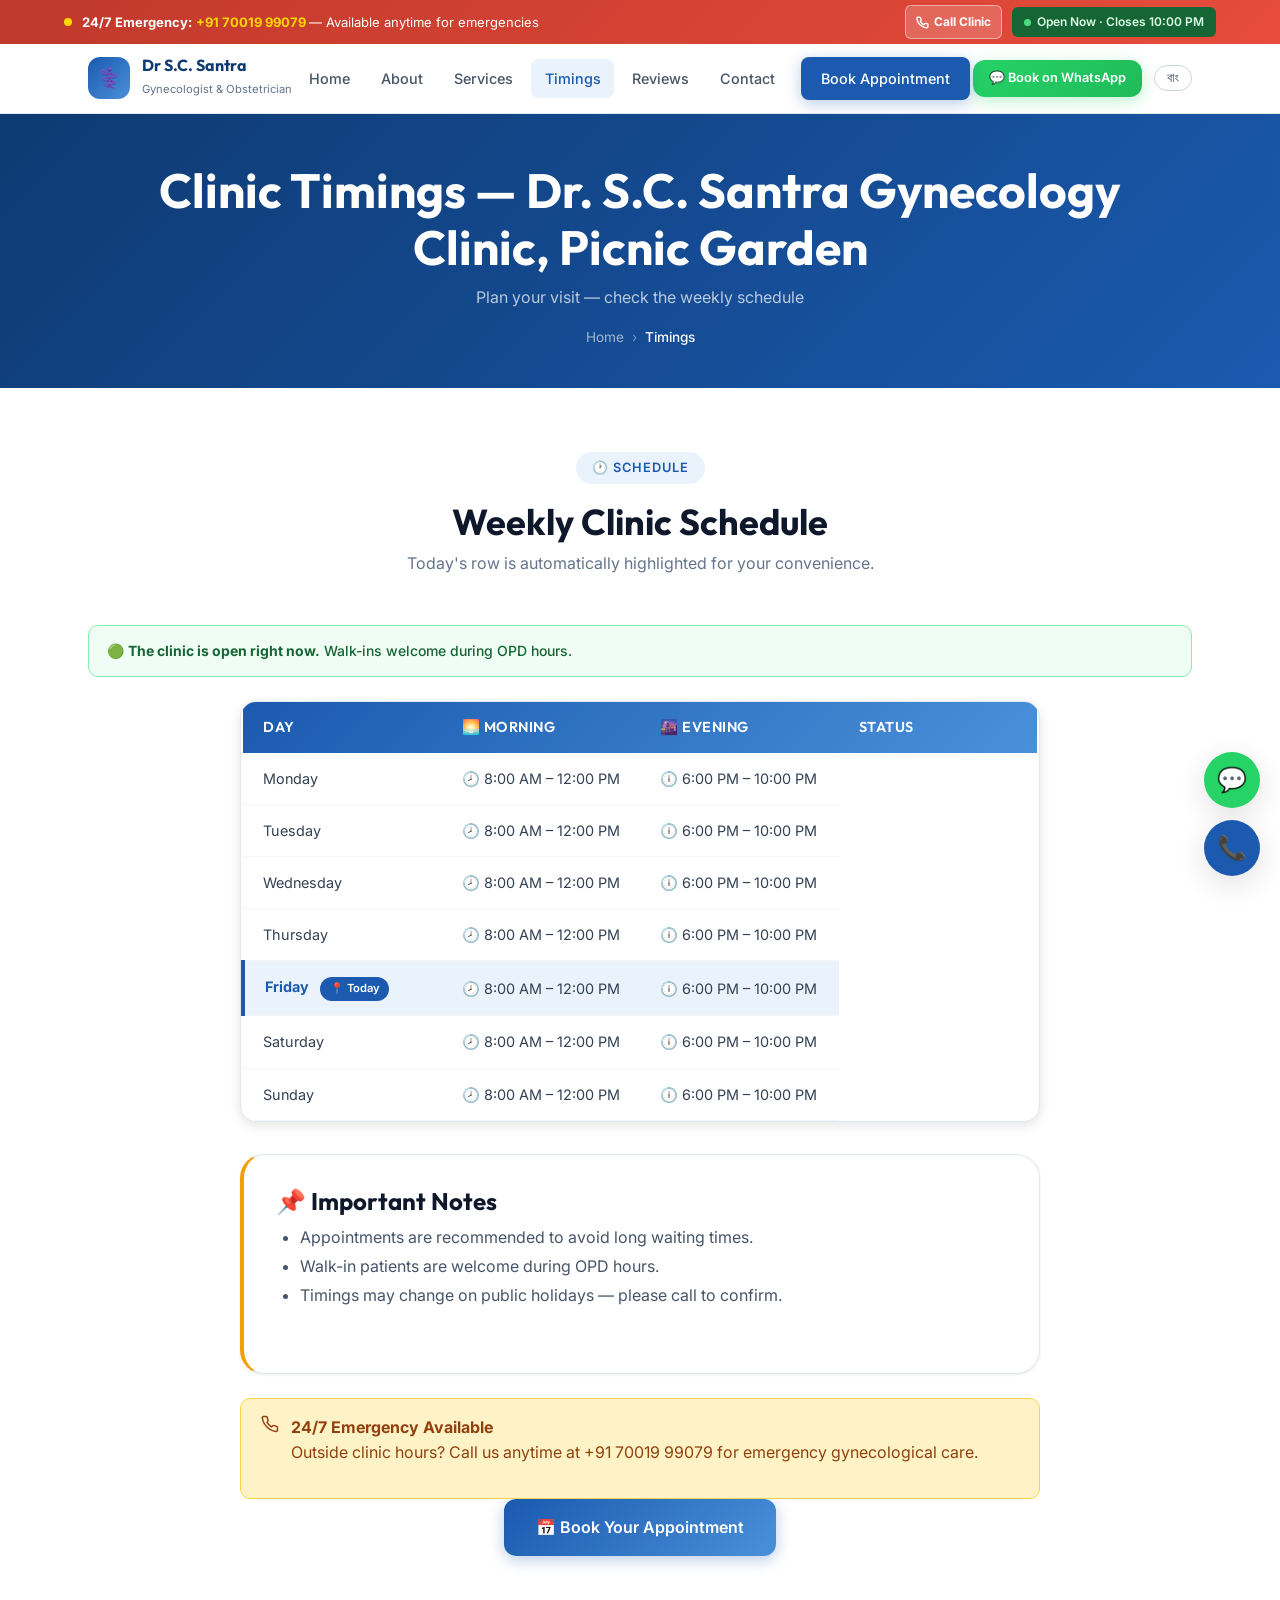
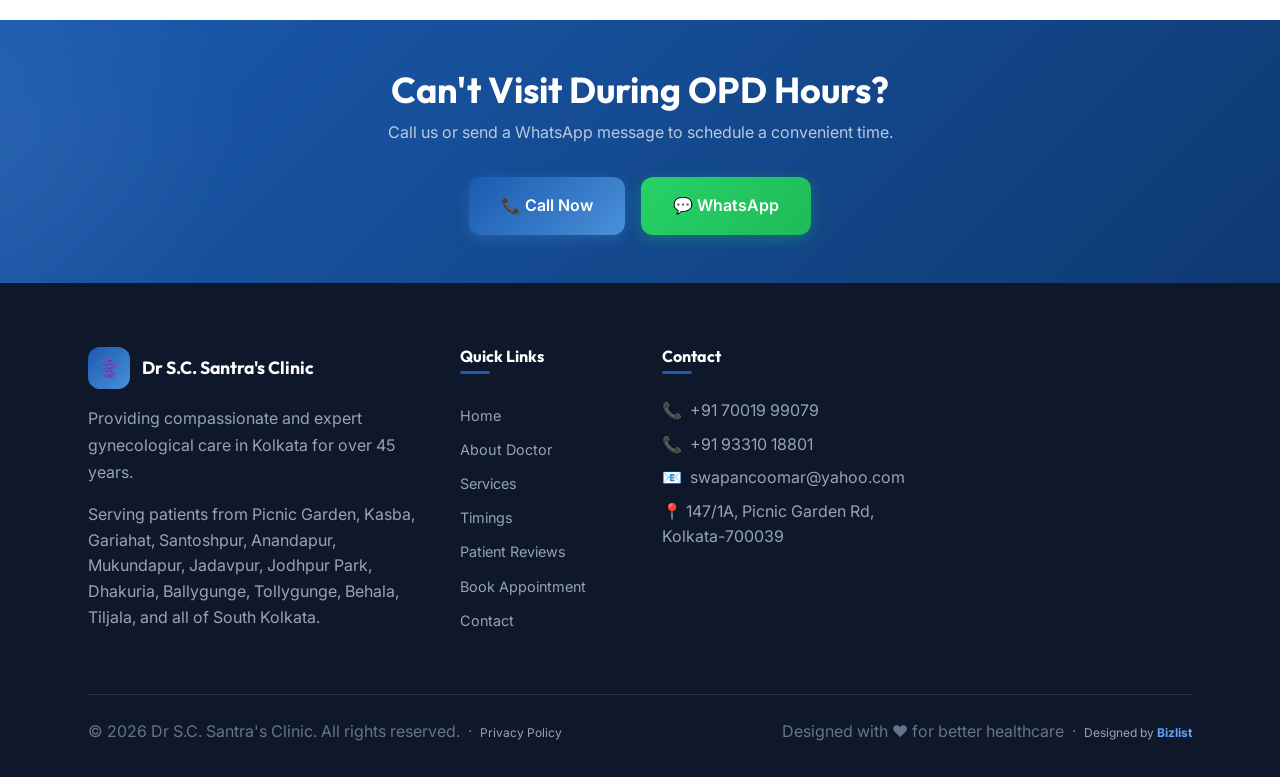
<file: timings.html>
﻿<!DOCTYPE html>
<html lang="en">

<head>
    <meta charset="UTF-8">
    <meta name="viewport" content="width=device-width, initial-scale=1.0">
    <meta name="view-transition" content="same-origin">
    <title>Clinic Timings &amp; OPD Hours | Dr. S.C. Santra Gynecology Clinic — Picnic Garden, Kolkata</title>
    <meta name="description" content="Dr. S.C. Santra's clinic is open 7 days a week — Morning: 8 AM to 12 PM, Evening: 6 PM to 10 PM. Located at Picnic Garden, Kolkata. Call +91 70019 99079 for appointments.">
    <meta name="keywords" content="gynecologist timing Kolkata, OPD hours gynecologist Kolkata, doctor availability Picnic Garden, clinic hours South Kolkata, gynecologist open Sunday Kolkata, doctor open 7 days Kolkata">
    <meta name="author" content="Prof. (Dr.) S.C. Santra">
    <meta name="robots" content="index, follow, max-snippet:-1, max-image-preview:large, max-video-preview:-1">
    <meta name="geo.region" content="IN-WB">
    <meta name="geo.placename" content="Kolkata">
    <meta name="geo.position" content="22.5250;88.3850">
    <meta name="ICBM" content="22.5250, 88.3850">
    <meta name="theme-color" content="#1B5AAF">
    <link rel="canonical" href="https://docdemo-chi.vercel.app/timings.html">
    <meta property="og:type" content="website">
    <meta property="og:url" content="https://docdemo-chi.vercel.app/timings.html">
    <meta property="og:title" content="Clinic Timings | Dr. S.C. Santra Gynecologist Kolkata">
    <meta property="og:description" content="Open 7 days — Morning 8 AM–12 PM, Evening 6 PM–10 PM. Picnic Garden, Kolkata.">
    <meta property="og:image" content="https://docdemo-chi.vercel.app/images/doctor-1.jpg">
    <meta property="og:locale" content="en_IN">
    <meta property="og:site_name" content="Dr. S.C. Santra Gynecology Clinic">
    <meta name="twitter:card" content="summary_large_image">
    <meta name="twitter:title" content="Clinic Timings | Dr. S.C. Santra Gynecologist Kolkata">
    <meta name="twitter:description" content="Open 7 days — Morning 8 AM–12 PM, Evening 6 PM–10 PM. Picnic Garden, Kolkata.">
    <meta name="twitter:image" content="https://docdemo-chi.vercel.app/images/doctor-1.jpg">
    <link rel="icon" type="image/svg+xml" href="data:image/svg+xml,<svg xmlns='http://www.w3.org/2000/svg' viewBox='0 0 100 100'><text y='.9em' font-size='90'>⚕️</text></svg>">
    <link rel="preconnect" href="https://fonts.googleapis.com">
    <link rel="dns-prefetch" href="https://fonts.googleapis.com">
    <link rel="stylesheet" href="css/style.css">
    <script type="application/ld+json">
    {
      "@context": "https://schema.org",
      "@type": ["MedicalClinic","LocalBusiness"],
      "name": "Dr S.C. Santra Clinic",
      "telephone": ["+917001999079","+919331018801","+919474896555"],
      "email": "swapancoomar@yahoo.com",
      "address": { "@type": "PostalAddress", "streetAddress": "147/1A, Picnic Garden Rd", "addressLocality": "Kolkata", "addressRegion": "West Bengal", "postalCode": "700039", "addressCountry": "IN" },
      "aggregateRating": { "@type": "AggregateRating", "ratingValue": "5.0", "reviewCount": "50000", "bestRating": "5" }
    }
    </script>
    <script type="application/ld+json">
    {
      "@context": "https://schema.org",
      "@type": "BreadcrumbList",
      "itemListElement": [
        {"@type": "ListItem", "position": 1, "name": "Home", "item": "https://docdemo-chi.vercel.app/"},
        {"@type": "ListItem", "position": 2, "name": "Timings", "item": "https://docdemo-chi.vercel.app/timings.html"}
      ]
    }
    </script>
</head>

<body>

    <!-- Emergency Banner (Redesign) -->
    <div class="emergency-banner">
        <div class="emergency-banner-inner">
            <!-- LEFT: pulsing dot + emergency text -->
            <div class="emergency-left">
                <span class="pulse-dot"></span>
                <span class="emergency-text">
                    <strong>24/7 Emergency:</strong>
                    <a href="tel:+917001999079" class="emergency-phone">
                        +91 70019 99079
                    </a>
                    — Available anytime for emergencies
                </span>
            </div>

            <!-- RIGHT: Call button + Open/Closed status -->
            <div class="emergency-right">
                <a href="tel:+917001999079" class="banner-call-btn">
                    <svg width="13" height="13" viewBox="0 0 24 24" fill="none" stroke="currentColor" stroke-width="2.5"
                        stroke-linecap="round" stroke-linejoin="round">
                        <path
                            d="M22 16.92v3a2 2 0 0 1-2.18 2 19.79 19.79 0 0 1-8.63-3.07A19.5 19.5 0 0 1 4.69 13a19.79 19.79 0 0 1-3.07-8.67A2 2 0 0 1 3.6 2h3a2 2 0 0 1 2 1.72c.127.96.361 1.903.7 2.81a2 2 0 0 1-.45 2.11L7.91 9.91a16 16 0 0 0 6.18 6.18l1.97-1.97a2 2 0 0 1 2.11-.45c.907.339 1.85.573 2.81.7A2 2 0 0 1 22 16.92z" />
                    </svg>
                    Call Clinic
                </a>
                <!-- This div is populated by utils.js renderClinicStatus() -->
                <div id="clinic-status"></div>
            </div>
        </div>
    </div>

    <!-- Header -->
    <header class="header" id="header">
        <div class="container">
            <nav class="nav">
                <a href="index.html" class="nav-logo">
                    <div class="nav-logo-icon">⚕️</div>
                    <div class="nav-logo-text">
                        <h4>Dr S.C. Santra</h4>
                        <span>Gynecologist & Obstetrician</span>
                    </div>
                </a>
                <div class="nav-links" id="navLinks">
                    <a href="index.html">Home</a>
                    <a href="about.html">About</a>
                    <a href="services.html">Services</a>
                    <a href="timings.html" class="active">Timings</a>
                    <a href="reviews.html">Reviews</a>
                    <a href="contact.html">Contact</a>
                    <a href="book.html" class="btn btn-primary btn-sm" style="margin-left:0.5rem;">Book Appointment</a>
                </div>
                <div class="nav-cta">
                    <a href="https://wa.me/917001999079?text=Hello%20Doctor%2C%20I%20would%20like%20to%20book%20an%20appointment."
                        class="btn btn-whatsapp btn-sm" target="_blank" data-i18n="bookWhatsApp">💬 WhatsApp</a>
                    <button id="lang-toggle" onclick="toggleLanguage()" title="Toggle Bengali/English"
                        style="padding:4px 12px;border:1px solid var(--gray-300);border-radius:999px;background:transparent;cursor:pointer;font-size:13px;font-weight:500;color:var(--gray-600);">বাং</button>
                </div>
                <button class="hamburger" id="hamburger" aria-label="Toggle menu">
                    <span></span><span></span><span></span>
                </button>
            </nav>
        </div>
    </header>

    <!-- Page Header -->
    <section class="page-header">
        <div class="container">
            <h1>Clinic Timings — Dr. S.C. Santra Gynecology Clinic, Picnic Garden</h1>
            <p>Plan your visit — check the weekly schedule</p>
            <div class="breadcrumb">
                <a href="index.html">Home</a>
                <span class="separator">›</span>
                <span class="current">Timings</span>
            </div>
        </div>
    </section>

    <!-- Timings -->
    <section class="section">
        <div class="container">
            <div class="section-header fade-in">
                <div class="badge">🕐 Schedule</div>
                <h2>Weekly Clinic Schedule</h2>
                <p>Today's row is automatically highlighted for your convenience.</p>
            </div>

            <!-- Live Status Banner (Upgrade 5) -->
            <div id="timings-live-status"
                style="margin-bottom:1.5rem;padding:14px 18px;border-radius:10px;font-size:14px;font-weight:500;"></div>
            <script>
                // Inline schedule for timings page status banner
                (function () {
                    var sched = { 0: [[8, 0, 12, 0], [18, 0, 22, 0]], 1: [[8, 0, 12, 0], [18, 0, 22, 0]], 2: [[8, 0, 12, 0], [18, 0, 22, 0]], 3: [[8, 0, 12, 0], [18, 0, 22, 0]], 4: [[8, 0, 12, 0], [18, 0, 22, 0]], 5: [[8, 0, 12, 0], [18, 0, 22, 0]], 6: [[8, 0, 12, 0], [18, 0, 22, 0]] };
                    var now = new Date();
                    var day = now.getDay();
                    var cur = now.getHours() * 60 + now.getMinutes();
                    var slots = sched[day];
                    var open = false;
                    if (slots) { for (var i = 0; i < slots.length; i++) { if (cur >= slots[i][0] * 60 + slots[i][1] && cur < slots[i][2] * 60 + slots[i][3]) { open = true; break; } } }
                    var el = document.getElementById('timings-live-status');
                    var dayNames = ['Sun', 'Mon', 'Tue', 'Wed', 'Thu', 'Fri', 'Sat'];
                    function nextOpen() { for (var j = 1; j <= 7; j++) { var d = (day + j) % 7; var s = sched[d]; if (s && s.length > 0) { var h = s[0][0]; var am = h < 12 ? 'AM' : 'PM'; var h12 = h > 12 ? h - 12 : (h === 0 ? 12 : h); return dayNames[d] + ' ' + h12 + ':' + (s[0][1] < 10 ? '0' : '') + s[0][1] + ' ' + am; } } return null; }
                    if (open) { el.style.background = '#f0fdf4'; el.style.border = '1px solid #86efac'; el.style.color = '#166534'; el.innerHTML = '🟢 <strong>The clinic is open right now.</strong> Walk-ins welcome during OPD hours.'; }
                    else { var nxt = nextOpen(); el.style.background = '#fef2f2'; el.style.border = '1px solid #fecaca'; el.style.color = '#991b1b'; el.innerHTML = '🔴 <strong>Clinic is currently closed.</strong> Next opening: ' + (nxt || 'soon') + '.'; }
                })();
            </script>

            <div class="timings-wrapper fade-in" style="max-width:800px;margin:0 auto;">
                <table class="timings-table" id="timingsTable">
                    <thead>
                        <tr>
                            <th>Day</th>
                            <th>🌅 Morning</th>
                            <th>🌆 Evening</th>
                            <th>Status</th>
                        </tr>
                    </thead>
                    <tbody id="timings-body">
                        <tr data-day="1">
                            <td>Monday</td>
                            <td><span class="time-slot">🕗 8:00 AM – 12:00 PM</span></td>
                            <td><span class="time-slot">🕕 6:00 PM – 10:00 PM</span></td>
                        </tr>
                        <tr data-day="2">
                            <td>Tuesday</td>
                            <td><span class="time-slot">🕗 8:00 AM – 12:00 PM</span></td>
                            <td><span class="time-slot">🕕 6:00 PM – 10:00 PM</span></td>
                        </tr>
                        <tr data-day="3">
                            <td>Wednesday</td>
                            <td><span class="time-slot">🕗 8:00 AM – 12:00 PM</span></td>
                            <td><span class="time-slot">🕕 6:00 PM – 10:00 PM</span></td>
                        </tr>
                        <tr data-day="4">
                            <td>Thursday</td>
                            <td><span class="time-slot">🕗 8:00 AM – 12:00 PM</span></td>
                            <td><span class="time-slot">🕕 6:00 PM – 10:00 PM</span></td>
                        </tr>
                        <tr data-day="5">
                            <td>Friday</td>
                            <td><span class="time-slot">🕗 8:00 AM – 12:00 PM</span></td>
                            <td><span class="time-slot">🕕 6:00 PM – 10:00 PM</span></td>
                        </tr>
                        <tr data-day="6">
                            <td>Saturday</td>
                            <td><span class="time-slot">🕗 8:00 AM – 12:00 PM</span></td>
                            <td><span class="time-slot">🕕 6:00 PM – 10:00 PM</span></td>
                        </tr>
                        <tr data-day="0">
                            <td>Sunday</td>
                            <td><span class="time-slot">🕗 8:00 AM – 12:00 PM</span></td>
                            <td><span class="time-slot">🕕 6:00 PM – 10:00 PM</span></td>
                        </tr>
                    </tbody>
                </table>
            </div>

            <!-- Important Notes -->
            <div style="max-width:800px;margin:2rem auto 0;">
                <div class="service-card fade-in" style="border-left:4px solid var(--warning);">
                    <h3>📌 Important Notes</h3>
                    <ul
                        style="list-style:disc;padding-left:1.5rem;color:var(--gray-600);font-size:0.9rem;line-height:1.8;">
                        <li>Appointments are recommended to avoid long waiting times.</li>
                        <li>Walk-in patients are welcome during OPD hours.</li>
                        <li>Timings may change on public holidays — please call to confirm.</li>
                    </ul>
                </div>

                <div class="timing-note emergency-note fade-in">
                    <svg width="18" height="18" viewBox="0 0 24 24" fill="none" stroke="currentColor" stroke-width="2"
                        stroke-linecap="round">
                        <path
                            d="M22 16.92v3a2 2 0 0 1-2.18 2A19.79 19.79 0 0 1 11.19 18.9 19.5 19.5 0 0 1 4.69 12a19.79 19.79 0 0 1-3.07-8.67A2 2 0 0 1 3.6 2h3a2 2 0 0 1 2 1.72 12.84 12.84 0 0 0 .7 2.81 2 2 0 0 1-.45 2.11L8.09 9.91a16 16 0 0 0 6 6l1.27-1.27a2 2 0 0 1 2.11-.45 12.84 12.84 0 0 0 2.81.7A2 2 0 0 1 22 16.92z" />
                    </svg>
                    <div>
                        <strong>24/7 Emergency Available</strong>
                        <p>Outside clinic hours? Call us anytime at <a href="tel:+917001999079">+91 70019 99079</a> for
                            emergency gynecological care.</p>
                    </div>
                </div>
            </div>

            <div class="text-center mt-2">
                <a href="book.html" class="btn btn-primary btn-lg">📅 Book Your Appointment</a>
            </div>
        </div>
    </section>

    <!-- CTA Banner -->
    <section class="cta-banner">
        <div class="container">
            <h2>Can't Visit During OPD Hours?</h2>
            <p>Call us or send a WhatsApp message to schedule a convenient time.</p>
            <div style="display:flex;gap:1rem;justify-content:center;flex-wrap:wrap;">
                <a href="tel:+917001999079" class="btn btn-call btn-lg">📞 Call Now</a>
                <a href="https://wa.me/917001999079?text=Hello%20Doctor%2C%20I%20would%20like%20to%20know%20about%20available%20timings."
                    class="btn btn-whatsapp btn-lg" target="_blank">💬 WhatsApp</a>
            </div>
        </div>
    </section>

    <!-- Footer -->
    <footer class="footer">
        <div class="container">
            <div class="footer-grid">
                <div class="footer-brand">
                    <div class="footer-logo">
                        <div class="footer-logo-icon">⚕️</div>
                        <h4>Dr S.C. Santra's Clinic</h4>
                    </div>
                    <p>Providing compassionate and expert gynecological care in Kolkata for over 45 years.</p>
          <p style="font-size:0.78rem;color:#9ca3af;margin-top:0.5rem;line-height:1.6;">Serving patients from Picnic Garden, Kasba, Gariahat, Santoshpur, Anandapur, Mukundapur, Jadavpur, Jodhpur Park, Dhakuria, Ballygunge, Tollygunge, Behala, Tiljala, and all of South Kolkata.</p>
                </div>
                <div class="footer-section">
                    <h4>Quick Links</h4>
                    <div class="footer-links">
                        <a href="index.html">Home</a>
                        <a href="about.html">About Doctor</a>
                        <a href="services.html">Services</a>
                        <a href="timings.html">Timings</a>
                        <a href="reviews.html">Patient Reviews</a>
                        <a href="book.html">Book Appointment</a>
                        <a href="contact.html">Contact</a>
                    </div>
                </div>
                <div class="footer-section">
                    <h4>Contact</h4>
                    <div class="footer-contact">
                        <p>📞 <a href="tel:+917001999079">+91 70019 99079</a></p>
                        <p>📞 <a href="tel:+919331018801">+91 93310 18801</a></p>
                        <p>📧 <a href="mailto:swapancoomar@yahoo.com">swapancoomar@yahoo.com</a></p>
                        <p>📍 147/1A, Picnic Garden Rd, Kolkata-700039</p>
                    </div>
                </div>
            </div>


            <div class="footer-bottom">
                <p>© 2026 Dr S.C. Santra's Clinic. All rights reserved. &nbsp;·&nbsp; <a href="privacy.html"
                        style="color:#9ca3af;font-size:12px;">Privacy Policy</a></p>
                <p>Designed with ❤️ for better healthcare &nbsp;·&nbsp; <a href="https://biz-list.vercel.app/"
                        target="_blank" rel="noopener"
                        style="color:#9ca3af;font-size:12px;text-decoration:none;">Designed by <strong
                            style="color:#60a5fa;">Bizlist</strong></a></p>
            </div>
        </div>
    </footer>

    <!-- Floating Buttons -->
    <div class="floating-buttons">
        <a href="https://wa.me/917001999079?text=Hello%20Doctor%2C%20I%20would%20like%20to%20book%20an%20appointment."
            class="float-btn whatsapp" target="_blank" aria-label="Book on WhatsApp">💬<span class="tooltip">Book on
                WhatsApp</span></a>
        <a href="tel:+917001999079" class="float-btn call" aria-label="Call Clinic">📞<span class="tooltip">Call
                Now</span></a>
    </div>

    <!-- Back to Top (Upgrade 10) -->
    <button id="back-to-top" aria-label="Back to top" onclick="window.scrollTo({top:0,behavior:'smooth'})"
        style="display:none;position:fixed;bottom:90px;right:20px;width:42px;height:42px;border-radius:50%;background:#1B5AAF;color:#fff;border:none;cursor:pointer;font-size:18px;box-shadow:0 4px 12px rgba(0,0,0,0.15);z-index:999;align-items:center;justify-content:center;">↑</button>
    <script>(function () { const btt = document.getElementById('back-to-top'); window.addEventListener('scroll', () => { btt.style.display = window.scrollY > 300 ? 'flex' : 'none'; }, { passive: true }); })();</script>

    <script src="js/utils.js" defer></script>
    <script src="js/lang-bn.js" defer></script>
    <script src="js/main.js" defer></script>
</body>

</html>
</file>
<file: css/style.css>
/* ============================================
   DR S C SANTRA CLINIC — Design System
   ============================================ */

/* ---------- Google Fonts ---------- */
/* Preconnect for speed; use <link preload> in HTML for full fix */
@import url('https://fonts.googleapis.com/css2?family=Outfit:wght@300;400;500;600;700;800&family=Inter:wght@300;400;500;600;700&display=swap');

/* ---------- CSS Variables ---------- */
:root {
  /* Colors */
  --primary: #1B5AAF;
  --primary-light: #4A90D9;
  --primary-dark: #0E3A72;
  --primary-bg: #EAF2FB;
  --accent: #E84393;
  --accent-light: #FDE8F3;
  --white: #FFFFFF;
  --off-white: #F5F7FA;
  --gray-50: #F8FAFC;
  --gray-100: #F1F5F9;
  --gray-200: #E2E8F0;
  --gray-300: #CBD5E1;
  --gray-400: #94A3B8;
  --gray-500: #64748B;
  --gray-600: #475569;
  --gray-700: #334155;
  --gray-800: #1E293B;
  --gray-900: #0F172A;
  --success: #10B981;
  --warning: #F59E0B;
  --danger: #EF4444;
  --whatsapp: #25D366;
  --call: #4A90D9;

  /* Typography */
  --font-heading: 'Outfit', sans-serif;
  --font-body: 'Inter', sans-serif;

  /* Spacing */
  --space-xs: 0.25rem;
  --space-sm: 0.5rem;
  --space-md: 1rem;
  --space-lg: 1.5rem;
  --space-xl: 2rem;
  --space-2xl: 3rem;
  --space-3xl: 4rem;

  /* Border Radius */
  --radius-sm: 0.5rem;
  --radius-md: 0.75rem;
  --radius-lg: 1rem;
  --radius-xl: 1.5rem;
  --radius-full: 50%;

  /* Shadows */
  --shadow-sm: 0 1px 3px rgba(0, 0, 0, 0.08);
  --shadow-md: 0 4px 12px rgba(0, 0, 0, 0.1);
  --shadow-lg: 0 8px 30px rgba(0, 0, 0, 0.12);
  --shadow-xl: 0 12px 40px rgba(0, 0, 0, 0.15);

  /* Transitions */
  --transition: all 0.3s cubic-bezier(0.25, 0.46, 0.45, 0.94);
}

/* ---------- Reset & Base ---------- */
*,
*::before,
*::after {
  margin: 0;
  padding: 0;
  box-sizing: border-box;
}

html {
  scroll-behavior: smooth;
  scroll-padding-top: 80px;
}

body {
  font-family: var(--font-body);
  font-size: 16px;
  line-height: 1.6;
  color: var(--gray-700);
  background: var(--white);
  overflow-x: hidden;
}

a {
  text-decoration: none;
  color: inherit;
  transition: var(--transition);
}

ul,
ol {
  list-style: none;
}

/* Restore list style inside content areas */
.service-card ul,
.service-card ol,
.faq-answer-inner ul,
.faq-answer-inner ol,
.bio ul,
.bio ol,
div[style*="border-left"] ul {
  list-style: disc;
}

div[style*="border-left"] ol {
  list-style: decimal;
}

img {
  max-width: 100%;
  height: auto;
  display: block;
}

h1,
h2,
h3,
h4,
h5,
h6 {
  font-family: var(--font-heading);
  font-weight: 700;
  line-height: 1.2;
  color: var(--gray-900);
}

h1 {
  font-size: clamp(1.8rem, 5vw, 3rem);
}

h2 {
  font-size: clamp(1.5rem, 4vw, 2.25rem);
}

h3 {
  font-size: clamp(1.2rem, 3vw, 1.5rem);
}

h4 {
  font-size: 1.125rem;
}

p {
  margin-bottom: var(--space-md);
}

.container {
  width: 100%;
  max-width: 1200px;
  margin: 0 auto;
  padding: 0 var(--space-lg);
}

/* ---------- Emergency Banner (Redesign) ---------- */
.emergency-banner {
  background: linear-gradient(135deg, #C0392B 0%, #E74C3C 100%);
  padding: 0;
  width: 100%;
  z-index: 1001;
}

.emergency-banner-inner {
  max-width: 1200px;
  margin: 0 auto;
  padding: 0 24px;
  height: 44px;
  display: flex;
  align-items: center;
  justify-content: space-between;
  gap: 16px;
}

.emergency-left {
  display: flex;
  align-items: center;
  gap: 10px;
  flex: 1;
  min-width: 0;
  overflow: hidden;
}

.emergency-text {
  font-size: 13px;
  color: white;
  white-space: nowrap;
  overflow: hidden;
  text-overflow: ellipsis;
}

.emergency-text strong {
  font-weight: 700;
}

.emergency-phone {
  color: #FFD700;
  font-weight: 700;
  text-decoration: none;
}

.emergency-phone:hover {
  text-decoration: underline;
}

.emergency-right {
  display: flex;
  align-items: center;
  gap: 10px;
  flex-shrink: 0;
}

.banner-call-btn {
  display: inline-flex;
  align-items: center;
  gap: 5px;
  background: rgba(255, 255, 255, 0.18);
  border: 1.5px solid rgba(255, 255, 255, 0.45);
  border-radius: 6px;
  padding: 6px 10px;
  font-size: 12px;
  font-weight: 700;
  color: white;
  text-decoration: none;
  white-space: nowrap;
  transition: background 0.2s;
}

.banner-call-btn:hover {
  background: rgba(255, 255, 255, 0.28);
}

.pulse-dot {
  width: 8px;
  height: 8px;
  border-radius: 50%;
  background: #FFD700;
  flex-shrink: 0;
  animation: pulseDot 1.4s ease-in-out infinite;
}

@keyframes pulseDot {

  0%,
  100% {
    opacity: 1;
    transform: scale(1);
  }

  50% {
    opacity: 0.5;
    transform: scale(1.4);
  }
}

.banner-status-badge {
  display: inline-flex;
  align-items: center;
  gap: 6px;
  border-radius: 6px;
  padding: 5px 12px;
  font-size: 12px;
  font-weight: 600;
  white-space: nowrap;
}

.banner-status-badge.open {
  background: #166534;
  color: #dcfce7;
}

.banner-status-badge.closed {
  background: rgba(0, 0, 0, 0.3);
  color: #fef08a;
}

.banner-status-badge .status-dot {
  width: 7px;
  height: 7px;
  border-radius: 50%;
  flex-shrink: 0;
}

.banner-status-badge.open .status-dot {
  background: #4ade80;
}

.banner-status-badge.closed .status-dot {
  background: #fef08a;
}

.header {
  position: sticky;
  top: 0;
  z-index: 1000;
  background: rgba(255, 255, 255, 0.95);
  backdrop-filter: blur(20px);
  -webkit-backdrop-filter: blur(20px);
  border-bottom: 1px solid var(--gray-200);
  transition: var(--transition);
}

.header.scrolled {
  box-shadow: var(--shadow-md);
}

.nav {
  display: flex;
  align-items: center;
  justify-content: space-between;
  padding: 0.75rem 0;
}

.nav-logo {
  display: flex;
  align-items: center;
  gap: 0.75rem;
}

.nav-logo-icon {
  width: 42px;
  height: 42px;
  background: linear-gradient(135deg, var(--primary), var(--primary-light));
  border-radius: var(--radius-md);
  display: flex;
  align-items: center;
  justify-content: center;
  color: var(--white);
  font-size: 1.25rem;
}

.nav-logo-text h4 {
  font-size: 1rem;
  font-weight: 700;
  color: var(--primary-dark);
  line-height: 1.2;
}

.nav-logo-text span {
  font-size: 0.7rem;
  color: var(--gray-500);
  font-weight: 400;
}

.nav-links {
  display: flex;
  align-items: center;
  gap: 0.25rem;
}

.nav-links a {
  padding: 0.5rem 0.85rem;
  font-size: 0.9rem;
  font-weight: 500;
  color: var(--gray-600);
  border-radius: var(--radius-sm);
  position: relative;
}

.nav-links a:hover,
.nav-links a.active {
  color: var(--primary);
  background: var(--primary-bg);
}

.nav-cta {
  display: flex;
  align-items: center;
  gap: 0.75rem;
  overflow: visible;
}

.nav-cta .btn,
.nav-cta>* {
  flex-shrink: 0;
  white-space: nowrap;
}

/* Bug #5: hide status badge on medium screens to prevent overflow */
@media (max-width: 1024px) {
  #clinic-status {
    display: none !important;
  }

  #lang-toggle {
    display: none !important;
  }
}

.hamburger {
  display: none;
  flex-direction: column;
  gap: 5px;
  cursor: pointer;
  padding: 0.5rem;
  background: none;
  border: none;
  z-index: 1001;
}

.hamburger span {
  width: 24px;
  height: 2.5px;
  background: var(--gray-700);
  border-radius: 2px;
  transition: var(--transition);
}

.hamburger.active span:nth-child(1) {
  transform: rotate(45deg) translate(5px, 5px);
}

.hamburger.active span:nth-child(2) {
  opacity: 0;
}

.hamburger.active span:nth-child(3) {
  transform: rotate(-45deg) translate(5px, -5px);
}

/* ---------- Buttons ---------- */
.btn {
  display: inline-flex;
  align-items: center;
  gap: 0.5rem;
  padding: 0.75rem 1.5rem;
  font-family: var(--font-body);
  font-size: 0.9rem;
  font-weight: 600;
  border: none;
  border-radius: var(--radius-md);
  cursor: pointer;
  transition: var(--transition);
  white-space: nowrap;
}

.btn-primary {
  background: linear-gradient(135deg, var(--primary), var(--primary-light));
  color: var(--white);
  box-shadow: 0 4px 15px rgba(27, 90, 175, 0.3);
}

/* Removed overridden #2563EB gradients from header CTA */

.btn-primary:hover {
  transform: translateY(-2px);
  box-shadow: 0 6px 20px rgba(27, 90, 175, 0.4);
}

.btn-whatsapp {
  background: linear-gradient(135deg, var(--whatsapp), #20BA5A);
  color: var(--white);
  box-shadow: 0 4px 15px rgba(37, 211, 102, 0.3);
}

.btn-whatsapp:hover {
  transform: translateY(-2px);
  box-shadow: 0 6px 20px rgba(37, 211, 102, 0.4);
}

.btn-call {
  background: linear-gradient(135deg, var(--primary), var(--primary-light));
  color: var(--white);
  box-shadow: 0 4px 15px rgba(74, 144, 217, 0.3);
}

.btn-call:hover {
  transform: translateY(-2px);
  box-shadow: 0 6px 20px rgba(74, 144, 217, 0.4);
}

.btn-outline {
  background: transparent;
  color: var(--primary);
  border: 2px solid var(--primary);
}

.btn-outline:hover {
  background: var(--primary);
  color: var(--white);
  transform: translateY(-2px);
}

.btn-accent {
  background: linear-gradient(135deg, var(--accent), #D63384);
  color: var(--white);
  box-shadow: 0 4px 15px rgba(232, 67, 147, 0.3);
}

.btn-accent:hover {
  transform: translateY(-2px);
  box-shadow: 0 6px 20px rgba(232, 67, 147, 0.4);
}

.btn-sm {
  padding: 0.5rem 1rem;
  font-size: 0.8rem;
}

.btn-lg {
  padding: 1rem 2rem;
  font-size: 1rem;
}

/* ---------- Hero Section ---------- */
.hero {
  position: relative;
  background: linear-gradient(135deg, #0E3A72 0%, #1B5AAF 40%, #4A90D9 100%);
  padding: 4rem 0 3rem;
  overflow: hidden;
  min-height: 85vh;
  display: flex;
  align-items: center;
}

.hero::before {
  content: '';
  position: absolute;
  top: -50%;
  right: -20%;
  width: 600px;
  height: 600px;
  background: radial-gradient(circle, rgba(255, 255, 255, 0.08) 0%, transparent 70%);
  border-radius: 50%;
}

.hero::after {
  content: '';
  position: absolute;
  bottom: -30%;
  left: -15%;
  width: 500px;
  height: 500px;
  background: radial-gradient(circle, rgba(232, 67, 147, 0.1) 0%, transparent 70%);
  border-radius: 50%;
}

.hero-content {
  position: relative;
  z-index: 2;
  display: grid;
  grid-template-columns: 1fr;
  gap: 2rem;
  align-items: center;
}

.hero-text {
  color: var(--white);
}

.hero-badge {
  display: inline-flex;
  align-items: center;
  gap: 0.5rem;
  background: rgba(255, 255, 255, 0.15);
  backdrop-filter: blur(10px);
  border: 1px solid rgba(255, 255, 255, 0.2);
  padding: 0.4rem 1rem;
  border-radius: var(--radius-xl);
  font-size: 0.8rem;
  font-weight: 500;
  color: var(--white);
  margin-bottom: var(--space-lg);
}

.hero-text h1 {
  color: var(--white);
  font-size: clamp(2rem, 5vw, 3.2rem);
  font-weight: 800;
  margin-bottom: 0.5rem;
  line-height: 1.1;
}

.hero-text .qualification {
  font-size: 1rem;
  color: rgba(255, 255, 255, 0.8);
  font-weight: 400;
  margin-bottom: 0.5rem;
}

.hero-text .specialization {
  font-size: 1.15rem;
  color: #FBD38D;
  font-weight: 600;
  margin-bottom: 0.25rem;
}

.hero-text .designation {
  font-size: 0.9rem;
  color: rgba(255, 255, 255, 0.7);
  margin-bottom: var(--space-lg);
}

.hero-text .location {
  display: flex;
  align-items: center;
  gap: 0.5rem;
  font-size: 0.95rem;
  color: rgba(255, 255, 255, 0.85);
  margin-bottom: var(--space-xl);
}

.hero-buttons {
  display: flex;
  flex-wrap: wrap;
  gap: var(--space-md);
  margin-bottom: var(--space-2xl);
}

.hero-stats {
  display: grid;
  grid-template-columns: repeat(3, 1fr);
  gap: var(--space-md);
}

.stat-card {
  background: rgba(255, 255, 255, 0.1);
  backdrop-filter: blur(10px);
  border: 1px solid rgba(255, 255, 255, 0.15);
  padding: 1.25rem 1rem;
  border-radius: var(--radius-lg);
  text-align: center;
}

.stat-card .stat-number {
  font-family: var(--font-heading);
  font-size: 1.75rem;
  font-weight: 800;
  color: var(--white);
  display: block;
}

.stat-card .stat-label {
  font-size: 0.75rem;
  color: rgba(255, 255, 255, 0.7);
  font-weight: 500;
  text-transform: uppercase;
  letter-spacing: 0.5px;
}

.hero-image {
  position: relative;
  display: flex;
  justify-content: center;
}

.hero-image img {
  width: 100%;
  max-width: 550px;
  border-radius: var(--radius-xl);
  box-shadow: 0 20px 60px rgba(0, 0, 0, 0.3);
  border: 4px solid rgba(255, 255, 255, 0.2);
  object-fit: cover;
}

/* ---------- Section Styles ---------- */
.section {
  padding: var(--space-3xl) 0;
}

.section-alt {
  background: var(--off-white);
}

.section-blue {
  background: var(--primary-bg);
}

.section-header {
  text-align: center;
  margin-bottom: var(--space-2xl);
}

.section-header .badge {
  display: inline-flex;
  align-items: center;
  gap: 0.4rem;
  background: var(--primary-bg);
  color: var(--primary);
  padding: 0.35rem 1rem;
  border-radius: var(--radius-xl);
  font-size: 0.8rem;
  font-weight: 600;
  text-transform: uppercase;
  letter-spacing: 1px;
  margin-bottom: var(--space-md);
}

.section-header h2 {
  margin-bottom: var(--space-sm);
}

.section-header p {
  color: var(--gray-500);
  max-width: 600px;
  margin: 0 auto;
  font-size: 1rem;
}

/* ---------- Services Grid ---------- */
.services-grid {
  display: grid;
  grid-template-columns: repeat(auto-fill, minmax(350px, 1fr));
  gap: var(--space-xl);
}

.service-card {
  background: var(--white);
  border-radius: var(--radius-xl);
  padding: var(--space-xl);
  box-shadow: var(--shadow-sm);
  border: 1px solid var(--gray-200);
  transition: var(--transition);
  position: relative;
  overflow: hidden;
  display: flex;
  flex-direction: column;
}

.service-card:has(.service-image) {
  padding: 0;
}

.service-card::before {
  content: '';
  position: absolute;
  top: 0;
  left: 0;
  right: 0;
  height: 4px;
  background: linear-gradient(90deg, var(--primary), var(--primary-light));
  transform: scaleX(0);
  transition: var(--transition);
  z-index: 2;
}

.service-card:hover {
  transform: translateY(-6px);
  box-shadow: var(--shadow-xl);
  border-color: var(--primary-light);
}

.service-card:hover::before {
  transform: scaleX(1);
}

.service-image {
  width: 100%;
  height: 220px;
  overflow: hidden;
  position: relative;
}

.service-image img {
  width: 100%;
  height: 100%;
  object-fit: cover;
  transition: transform 0.5s ease;
}

.service-card:hover .service-image img {
  transform: scale(1.05);
}

.service-content {
  padding: var(--space-lg);
  flex-grow: 1;
  display: flex;
  flex-direction: column;
}

.service-card h3 {
  font-size: 1.25rem;
  margin-bottom: var(--space-sm);
  color: var(--gray-900);
}

.service-card p {
  font-size: 0.95rem;
  color: var(--gray-600);
  margin-bottom: 0;
  line-height: 1.6;
}

/* ---------- Doctor Profile Card ---------- */
.doctor-profile {
  display: grid;
  grid-template-columns: 1fr;
  gap: var(--space-2xl);
  align-items: center;
}

.doctor-photo-wrapper {
  position: relative;
  display: flex;
  justify-content: center;
}

.doctor-photo {
  width: 100%;
  max-width: 380px;
  border-radius: var(--radius-xl);
  overflow: hidden;
  box-shadow: var(--shadow-xl);
  position: relative;
}

.doctor-photo::after {
  content: '';
  position: absolute;
  bottom: 0;
  left: 0;
  right: 0;
  height: 4px;
  background: linear-gradient(90deg, var(--primary), var(--accent));
}

.doctor-photo img {
  width: 100%;
  height: auto;
  object-fit: cover;
  aspect-ratio: 4/5;
}

.doctor-info h2 {
  margin-bottom: 0.25rem;
}

.doctor-info .doc-qualification {
  color: var(--primary);
  font-weight: 600;
  font-size: 1rem;
  margin-bottom: var(--space-xs);
}

.doctor-info .doc-designation {
  color: var(--gray-500);
  font-size: 0.9rem;
  margin-bottom: var(--space-lg);
}

.doctor-info .doc-reg {
  display: inline-flex;
  align-items: center;
  gap: 0.4rem;
  background: var(--success);
  color: var(--white);
  padding: 0.3rem 0.8rem;
  border-radius: var(--radius-xl);
  font-size: 0.75rem;
  font-weight: 600;
  margin-bottom: var(--space-lg);
}

.doctor-info .bio {
  font-size: 0.95rem;
  color: var(--gray-600);
  line-height: 1.8;
  margin-bottom: var(--space-lg);
}

.doctor-details-list {
  display: flex;
  flex-direction: column;
  gap: var(--space-md);
  margin-bottom: var(--space-xl);
}

.detail-item {
  display: flex;
  align-items: flex-start;
  gap: var(--space-md);
}

.detail-item .detail-icon {
  width: 40px;
  height: 40px;
  background: var(--primary-bg);
  border-radius: var(--radius-sm);
  display: flex;
  align-items: center;
  justify-content: center;
  font-size: 1rem;
  flex-shrink: 0;
}

.detail-item .detail-text {
  font-size: 0.9rem;
}

.detail-item .detail-text strong {
  display: block;
  color: var(--gray-800);
  font-size: 0.8rem;
  text-transform: uppercase;
  letter-spacing: 0.5px;
  margin-bottom: 0.15rem;
}

/* ---------- Timings Table ---------- */
.timings-wrapper {
  background: var(--white);
  border-radius: var(--radius-lg);
  overflow: hidden;
  box-shadow: var(--shadow-md);
  border: 1px solid var(--gray-200);
}

.timings-table {
  width: 100%;
  border-collapse: collapse;
}

.timings-table thead {
  background: linear-gradient(135deg, var(--primary), var(--primary-light));
  color: var(--white);
}

.timings-table th {
  padding: 1rem 1.25rem;
  font-family: var(--font-heading);
  font-weight: 600;
  font-size: 0.9rem;
  text-align: left;
  text-transform: uppercase;
  letter-spacing: 0.5px;
}

.timings-table td {
  padding: 1rem 1.25rem;
  font-size: 0.9rem;
  border-bottom: 1px solid var(--gray-100);
}

.timings-table tbody tr {
  transition: var(--transition);
}

.timings-table tbody tr:hover {
  background: var(--gray-50);
}

.timings-table tbody tr.today {
  background: var(--primary-bg);
  border-left: 4px solid var(--primary);
}

.timings-table tbody tr.today td:first-child {
  font-weight: 700;
  color: var(--primary);
}

.timings-table .closed {
  color: var(--danger);
  font-weight: 600;
}

.timings-table .emergency {
  color: var(--warning);
  font-weight: 600;
}

.timings-table .time-slot {
  display: inline-flex;
  align-items: center;
  gap: 0.4rem;
}

.today-indicator {
  display: inline-flex;
  align-items: center;
  gap: 0.3rem;
  background: var(--primary);
  color: var(--white);
  padding: 0.2rem 0.6rem;
  border-radius: var(--radius-xl);
  font-size: 0.7rem;
  font-weight: 600;
  margin-left: 0.5rem;
}

/* ---------- Reviews ---------- */
.reviews-grid {
  display: grid;
  grid-template-columns: repeat(auto-fill, minmax(320px, 1fr));
  gap: var(--space-lg);
}

.review-card {
  background: var(--white);
  border-radius: var(--radius-lg);
  padding: var(--space-xl);
  box-shadow: var(--shadow-sm);
  border: 1px solid var(--gray-200);
  transition: var(--transition);
  position: relative;
}

.review-card:hover {
  transform: translateY(-3px);
  box-shadow: var(--shadow-lg);
}

.review-card .quote-icon {
  color: var(--primary-bg);
  font-size: 3rem;
  line-height: 1;
  position: absolute;
  top: 1rem;
  right: 1.5rem;
  font-family: Georgia, serif;
}

.review-header {
  display: flex;
  align-items: center;
  gap: var(--space-md);
  margin-bottom: var(--space-md);
}

.review-avatar {
  width: 48px;
  height: 48px;
  background: linear-gradient(135deg, var(--primary), var(--primary-light));
  border-radius: var(--radius-full);
  display: flex;
  align-items: center;
  justify-content: center;
  color: var(--white);
  font-weight: 700;
  font-size: 1.1rem;
  flex-shrink: 0;
}

.review-meta h4 {
  font-size: 0.95rem;
  margin-bottom: 0.1rem;
}

.review-meta .review-date {
  font-size: 0.8rem;
  color: var(--gray-400);
}

.review-stars {
  color: #FBBF24;
  font-size: 1rem;
  margin-bottom: var(--space-md);
  letter-spacing: 2px;
}

.review-text {
  font-size: 0.9rem;
  color: var(--gray-600);
  line-height: 1.7;
  font-style: italic;
  margin-bottom: 0;
}

.google-badge {
  display: inline-flex;
  align-items: center;
  gap: 0.4rem;
  margin-top: var(--space-md);
  font-size: 0.75rem;
  color: var(--gray-400);
}

/* ---------- Booking Form ---------- */
.booking-form-wrapper {
  max-width: 700px;
  margin: 0 auto;
}

.booking-form {
  background: var(--white);
  border-radius: var(--radius-lg);
  padding: var(--space-2xl);
  box-shadow: var(--shadow-lg);
  border: 1px solid var(--gray-200);
}

.form-group {
  margin-bottom: var(--space-lg);
}

.form-group label {
  display: block;
  font-size: 0.85rem;
  font-weight: 600;
  color: var(--gray-700);
  margin-bottom: var(--space-sm);
}

.form-group label .required {
  color: var(--danger);
}

.form-group input,
.form-group select,
.form-group textarea {
  width: 100%;
  padding: 0.85rem 1rem;
  font-family: var(--font-body);
  font-size: 0.9rem;
  border: 2px solid var(--gray-200);
  border-radius: var(--radius-md);
  transition: var(--transition);
  background: var(--white);
  color: var(--gray-800);
}

.form-group input:focus,
.form-group select:focus,
.form-group textarea:focus {
  outline: none;
  border-color: var(--primary);
  box-shadow: 0 0 0 4px rgba(27, 90, 175, 0.1);
}

.form-group textarea {
  resize: vertical;
  min-height: 120px;
}

.form-row {
  display: grid;
  grid-template-columns: 1fr 1fr;
  gap: var(--space-md);
}

/* ---------- FAQ Accordion ---------- */
.faq-list {
  max-width: 800px;
  margin: 0 auto;
}

.faq-item {
  background: var(--white);
  border-radius: var(--radius-md);
  margin-bottom: var(--space-md);
  box-shadow: var(--shadow-sm);
  border: 1px solid var(--gray-200);
  overflow: hidden;
  transition: var(--transition);
}

.faq-item:hover {
  border-color: var(--primary-light);
}

.faq-question {
  width: 100%;
  display: flex;
  align-items: center;
  justify-content: space-between;
  padding: 1.15rem 1.25rem;
  background: none;
  border: none;
  cursor: pointer;
  font-family: var(--font-body);
  font-size: 0.95rem;
  font-weight: 600;
  color: var(--gray-800);
  text-align: left;
  gap: var(--space-md);
}

.faq-question .faq-icon {
  width: 28px;
  height: 28px;
  background: var(--primary-bg);
  border-radius: var(--radius-full);
  display: flex;
  align-items: center;
  justify-content: center;
  font-size: 1rem;
  color: var(--primary);
  transition: var(--transition);
  flex-shrink: 0;
}

.faq-item.active .faq-question .faq-icon {
  background: var(--primary);
  color: var(--white);
  transform: rotate(45deg);
}

.faq-answer {
  max-height: 0;
  overflow: hidden;
  transition: max-height 0.4s ease;
}

.faq-answer-inner {
  padding: 0 1.25rem 1.25rem;
  font-size: 0.9rem;
  color: var(--gray-600);
  line-height: 1.7;
}

.faq-item.active .faq-answer {
  max-height: 500px;
}

/* ---------- Contact & Map ---------- */
.contact-grid {
  display: grid;
  grid-template-columns: 1fr;
  gap: var(--space-2xl);
}

.contact-info-list {
  display: flex;
  flex-direction: column;
  gap: var(--space-lg);
}

.contact-item {
  display: flex;
  align-items: flex-start;
  gap: var(--space-md);
  padding: var(--space-lg);
  background: var(--white);
  border-radius: var(--radius-md);
  box-shadow: var(--shadow-sm);
  border: 1px solid var(--gray-200);
  transition: var(--transition);
}

.contact-item:hover {
  box-shadow: var(--shadow-md);
  border-color: var(--primary-light);
}

.contact-icon {
  width: 48px;
  height: 48px;
  background: var(--primary-bg);
  border-radius: var(--radius-md);
  display: flex;
  align-items: center;
  justify-content: center;
  font-size: 1.25rem;
  flex-shrink: 0;
}

.contact-item h4 {
  font-size: 0.85rem;
  text-transform: uppercase;
  letter-spacing: 0.5px;
  color: var(--gray-500);
  margin-bottom: 0.25rem;
}

.contact-item p {
  font-size: 0.95rem;
  color: var(--gray-800);
  font-weight: 500;
  margin-bottom: 0;
}

.contact-item a {
  color: var(--primary);
  font-weight: 600;
}

.contact-item a:hover {
  text-decoration: underline;
}

.map-wrapper {
  border-radius: var(--radius-lg);
  overflow: hidden;
  box-shadow: var(--shadow-lg);
  border: 3px solid var(--gray-200);
  height: 400px;
}

.map-wrapper iframe {
  width: 100%;
  height: 100%;
  border: none;
}

/* ---------- Footer ---------- */
.footer {
  background: var(--gray-900);
  color: var(--gray-300);
  padding: var(--space-3xl) 0 var(--space-xl);
}

.footer-grid {
  display: grid;
  grid-template-columns: 1fr;
  gap: var(--space-2xl);
  margin-bottom: var(--space-2xl);
}

.footer-brand .footer-logo {
  display: flex;
  align-items: center;
  gap: 0.75rem;
  margin-bottom: var(--space-md);
}

.footer-brand .footer-logo-icon {
  width: 42px;
  height: 42px;
  background: linear-gradient(135deg, var(--primary), var(--primary-light));
  border-radius: var(--radius-md);
  display: flex;
  align-items: center;
  justify-content: center;
  color: var(--white);
  font-size: 1.25rem;
}

.footer-brand .footer-logo h4 {
  color: var(--white);
  font-size: 1.1rem;
}

.footer-brand p {
  font-size: 0.85rem;
  line-height: 1.7;
  color: var(--gray-400);
}

.footer-section h4 {
  color: var(--white);
  font-size: 1rem;
  margin-bottom: var(--space-lg);
  position: relative;
  padding-bottom: var(--space-sm);
}

.footer-section h4::after {
  content: '';
  position: absolute;
  bottom: 0;
  left: 0;
  width: 30px;
  height: 3px;
  background: var(--primary);
  border-radius: 2px;
}

.footer-links a {
  display: block;
  padding: 0.35rem 0;
  font-size: 0.9rem;
  color: var(--gray-400);
}

.footer-links a:hover {
  color: var(--primary-light);
  padding-left: 0.5rem;
}

.footer-contact p {
  display: flex;
  align-items: center;
  gap: 0.5rem;
  font-size: 0.85rem;
  color: var(--gray-400);
  margin-bottom: var(--space-sm);
}

.footer-bottom {
  border-top: 1px solid rgba(255, 255, 255, 0.1);
  padding-top: var(--space-lg);
  display: flex;
  flex-direction: column;
  align-items: center;
  gap: var(--space-md);
  text-align: center;
}

.footer-bottom p {
  font-size: 0.8rem;
  color: var(--gray-500);
  margin-bottom: 0;
}

/* ---------- Floating Buttons ---------- */
.floating-buttons {
  position: fixed;
  bottom: 1.5rem;
  right: 1.5rem;
  display: flex;
  flex-direction: column;
  gap: 0.75rem;
  z-index: 999;
}

.float-btn {
  width: 56px;
  height: 56px;
  border-radius: var(--radius-full);
  display: flex;
  align-items: center;
  justify-content: center;
  font-size: 1.5rem;
  color: var(--white);
  box-shadow: var(--shadow-lg);
  transition: var(--transition);
  cursor: pointer;
  border: none;
  position: relative;
}

.float-btn:hover {
  transform: scale(1.1);
}

.float-btn.whatsapp {
  background: var(--whatsapp);
  animation: float-pulse 2s ease-in-out infinite;
}

.float-btn.call {
  background: var(--primary);
}

.float-btn .tooltip {
  position: absolute;
  right: calc(100% + 10px);
  white-space: nowrap;
  background: var(--gray-900);
  color: var(--white);
  padding: 0.4rem 0.8rem;
  border-radius: var(--radius-sm);
  font-size: 0.75rem;
  font-family: var(--font-body);
  opacity: 0;
  pointer-events: none;
  transition: var(--transition);
}

.float-btn:hover .tooltip {
  opacity: 1;
}

@keyframes float-pulse {

  0%,
  100% {
    box-shadow: 0 4px 20px rgba(37, 211, 102, 0.4);
  }

  50% {
    box-shadow: 0 4px 30px rgba(37, 211, 102, 0.6);
  }
}

/* ---------- Page Header Banner ---------- */
.page-header {
  background: linear-gradient(135deg, var(--primary-dark) 0%, var(--primary) 100%);
  padding: 3rem 0 2.5rem;
  text-align: center;
  position: relative;
  overflow: hidden;
}

.page-header::before {
  content: '';
  position: absolute;
  top: -50%;
  right: -30%;
  width: 400px;
  height: 400px;
  background: radial-gradient(circle, rgba(255, 255, 255, 0.05) 0%, transparent 70%);
  border-radius: 50%;
}

.page-header h1 {
  color: var(--white);
  font-size: clamp(1.6rem, 4vw, 2.5rem);
  margin-bottom: 0.5rem;
}

.page-header p {
  color: rgba(255, 255, 255, 0.7);
  font-size: 1rem;
  margin-bottom: 0;
}

.breadcrumb {
  display: flex;
  align-items: center;
  justify-content: center;
  gap: 0.5rem;
  margin-top: var(--space-md);
  font-size: 0.85rem;
}

.breadcrumb a {
  color: rgba(255, 255, 255, 0.6);
}

.breadcrumb a:hover {
  color: var(--white);
}

.breadcrumb .separator {
  color: rgba(255, 255, 255, 0.4);
}

.breadcrumb .current {
  color: var(--white);
  font-weight: 500;
}

/* ---------- Testimonial Slider (Home) ---------- */
.testimonial-slider {
  position: relative;
  overflow: hidden;
}

.testimonial-track {
  display: flex;
  transition: transform 0.5s ease;
}

.testimonial-slide {
  min-width: 100%;
  padding: 0 var(--space-md);
}

.slider-controls {
  display: flex;
  align-items: center;
  justify-content: center;
  gap: var(--space-md);
  margin-top: var(--space-xl);
}

.slider-btn {
  width: 40px;
  height: 40px;
  border-radius: var(--radius-full);
  background: var(--white);
  border: 2px solid var(--gray-200);
  display: flex;
  align-items: center;
  justify-content: center;
  cursor: pointer;
  transition: var(--transition);
  font-size: 1rem;
  color: var(--gray-600);
}

.slider-btn:hover {
  background: var(--primary);
  color: var(--white);
  border-color: var(--primary);
}

.slider-dots {
  display: flex;
  gap: 0.5rem;
}

.slider-dot {
  width: 10px;
  height: 10px;
  border-radius: var(--radius-full);
  background: var(--gray-300);
  border: none;
  cursor: pointer;
  transition: var(--transition);
}

.slider-dot.active {
  background: var(--primary);
  width: 28px;
  border-radius: 5px;
}

/* ---------- Quick Info Strip ---------- */
.info-strip {
  background: var(--white);
  padding: var(--space-xl) 0;
  box-shadow: var(--shadow-sm);
  border-bottom: 1px solid var(--gray-100);
}

.info-strip-grid {
  display: grid;
  grid-template-columns: repeat(auto-fit, minmax(200px, 1fr));
  gap: var(--space-lg);
}

.info-strip-item {
  display: flex;
  align-items: center;
  gap: var(--space-md);
}

.info-strip-item .info-icon {
  width: 44px;
  height: 44px;
  background: var(--primary-bg);
  border-radius: var(--radius-md);
  display: flex;
  align-items: center;
  justify-content: center;
  font-size: 1.15rem;
  flex-shrink: 0;
}

.info-strip-item h4 {
  font-size: 0.75rem;
  text-transform: uppercase;
  letter-spacing: 0.5px;
  color: var(--gray-500);
  font-weight: 500;
  margin-bottom: 0.1rem;
}

.info-strip-item p {
  font-size: 0.9rem;
  font-weight: 600;
  color: var(--gray-800);
  margin-bottom: 0;
}

/* ---------- CTA Banner ---------- */
.cta-banner {
  background: linear-gradient(135deg, var(--primary) 0%, var(--primary-dark) 100%);
  padding: var(--space-2xl) 0;
  text-align: center;
  position: relative;
  overflow: hidden;
}

.cta-banner::before {
  content: '';
  position: absolute;
  top: -50%;
  left: -20%;
  width: 500px;
  height: 500px;
  background: radial-gradient(circle, rgba(255, 255, 255, 0.06) 0%, transparent 70%);
  border-radius: 50%;
}

.cta-banner h2 {
  color: var(--white);
  margin-bottom: var(--space-sm);
  position: relative;
}

.cta-banner p {
  color: rgba(255, 255, 255, 0.7);
  margin-bottom: var(--space-xl);
  position: relative;
}

.cta-banner .btn {
  position: relative;
}

/* ---------- Clinic Photo ---------- */
.clinic-photo {
  border-radius: var(--radius-lg);
  overflow: hidden;
  box-shadow: var(--shadow-lg);
}

.clinic-photo img {
  width: 100%;
  height: 300px;
  object-fit: cover;
}

/* ---------- Responsive Breakpoints ---------- */
@media (min-width: 768px) {
  .hero-content {
    grid-template-columns: 1fr 1fr;
  }

  .doctor-profile {
    grid-template-columns: 0.8fr 1.2fr;
  }

  .contact-grid {
    grid-template-columns: 1fr 1fr;
  }

  .footer-grid {
    grid-template-columns: 1.5fr 1fr 1fr;
  }

  .footer-bottom {
    flex-direction: row;
    justify-content: space-between;
  }
}

@media (min-width: 1024px) {
  .footer-grid {
    grid-template-columns: 1.5fr 1fr 1fr 1fr;
  }
}

@media (max-width: 767px) {
  .nav-links {
    position: fixed;
    top: 0;
    left: 0;
    width: 100vw;
    height: 100vh;
    height: 100dvh;
    background: rgba(255, 255, 255, 0.85);
    /* Proper glass effect */
    backdrop-filter: blur(16px);
    -webkit-backdrop-filter: blur(16px);
    display: flex;
    flex-direction: column;
    justify-content: flex-start;
    align-items: center;
    padding-top: 6rem;
    padding-bottom: 2rem;
    gap: 1.5rem;
    overflow-y: auto;
    transform: translateX(100%);
    transition: transform 0.4s cubic-bezier(0.25, 0.46, 0.45, 0.94);
    z-index: 999;
  }

  .nav-links.active {
    transform: translateX(0);
  }

  .nav-links a {
    font-size: 1.2rem;
    padding: 0.75rem 2rem;
  }

  .hamburger {
    display: flex;
  }

  .nav-cta {
    display: none;
  }

  .hero {
    padding: 3rem 0 2rem;
    min-height: auto;
  }

  .hero-text h1 {
    font-size: 1.8rem;
  }

  .hero-stats {
    grid-template-columns: repeat(3, 1fr);
    gap: 0.5rem;
  }

  .stat-card {
    padding: 1rem 0.5rem;
  }

  .stat-card .stat-number {
    font-size: 1.3rem;
  }

  .hero-image {
    display: flex;
    margin-top: 1.5rem;
  }

  .hero-buttons {
    flex-direction: column;
  }

  .hero-buttons .btn {
    justify-content: center;
  }

  .services-grid {
    grid-template-columns: 1fr;
  }

  .reviews-grid {
    grid-template-columns: 1fr;
  }

  .form-row {
    grid-template-columns: 1fr;
  }

  .section {
    padding: 2.5rem 0;
  }

  .timings-table th,
  .timings-table td {
    padding: 0.75rem 0.85rem;
    font-size: 0.8rem;
  }

  .floating-buttons {
    bottom: 1rem;
    right: 1rem;
  }

  .float-btn {
    width: 50px;
    height: 50px;
    font-size: 1.3rem;
  }
}

/* ---------- Animations ---------- */
.fade-in {
  opacity: 0;
  transform: translateY(20px);
  transition: opacity 0.6s ease, transform 0.6s ease;
}

.fade-in.visible {
  opacity: 1;
  transform: translateY(0);
}

/* ---------- Utility Classes ---------- */
.text-center {
  text-align: center;
}

/* ---------- UI Fixes & Modifications ---------- */
.nav-links a.btn-primary {
  background: var(--primary) !important;
  color: var(--white) !important;
  padding: 0.6rem 1.25rem !important;
  box-shadow: 0 4px 15px rgba(27, 90, 175, 0.3) !important;
}

.nav-links a.btn-primary:hover {
  background: var(--primary-light) !important;
  color: var(--white) !important;
  transform: translateY(-2px) !important;
  box-shadow: 0 6px 20px rgba(74, 144, 217, 0.4) !important;
}

.mb-1 {
  margin-bottom: var(--space-md);
}

.mb-2 {
  margin-bottom: var(--space-xl);
}

/* Bug #5 fix: fadeIn keyframes for form error messages */
@keyframes fadeIn {
  from {
    opacity: 0;
    transform: translateY(-4px);
  }

  to {
    opacity: 1;
    transform: translateY(0);
  }
}

/* Bug #9 fix: Focus outline for back-to-top button */
#back-to-top:focus-visible {
  outline: 2px solid var(--white);
  outline-offset: 2px;
}

/* ---------- Change 1: MTP Badges ---------- */
.mtp-badge {
  display: inline-flex;
  align-items: center;
  gap: 6px;
  background: rgba(255, 255, 255, 0.15);
  border: 1px solid rgba(255, 255, 255, 0.35);
  border-radius: 50px;
  padding: 6px 16px;
  font-size: 13px;
  font-weight: 500;
  color: #ffffff;
  margin-top: 10px;
  backdrop-filter: blur(4px);
}

.service-badge {
  display: inline-block;
  background: #fef3c7;
  color: #92400e;
  font-size: 11px;
  font-weight: 600;
  padding: 3px 10px;
  border-radius: 50px;
  margin-top: 8px;
}

/* ---------- Change 2: Doctor Photo Upload ---------- */
.doctor-photo-wrapper {
  position: relative;
  display: inline-block;
  border-radius: var(--radius-lg);
  overflow: hidden;
}

.doctor-photo {
  width: 100%;
  height: 100%;
  object-fit: cover;
  display: block;
  border-radius: var(--radius-lg);
}

.photo-upload-overlay {
  position: absolute;
  inset: 0;
  background: rgba(0, 0, 0, 0.55);
  display: flex;
  flex-direction: column;
  align-items: center;
  justify-content: center;
  gap: 8px;
  color: white;
  font-size: 13px;
  font-weight: 500;
  cursor: pointer;
  opacity: 0;
  transition: opacity 0.2s ease;
  border-radius: var(--radius-lg);
}

.doctor-photo-wrapper:hover .photo-upload-overlay {
  opacity: 1;
}

/* ---------- Change 3: SVG Placeholders ---------- */
.hero-decoration {
  position: absolute;
  right: -40px;
  bottom: -40px;
  pointer-events: none;
}

.section-alt {
  background-color: var(--off-white);
  background-image:
    radial-gradient(circle at 80% 20%, rgba(27, 90, 175, 0.06) 0%, transparent 60%),
    radial-gradient(circle at 20% 80%, rgba(232, 67, 147, 0.05) 0%, transparent 50%);
}

/* ---------- Change 4: Timing Notes ---------- */
.timing-note.emergency-note {
  display: flex;
  align-items: flex-start;
  gap: 12px;
  background: #FEF3C7;
  border: 1px solid #FCD34D;
  border-radius: 10px;
  padding: 16px 20px;
  margin-top: 24px;
  color: #92400E;
}

.badge-open {
  background: #dcfce7;
  color: #166534;
  padding: 4px 10px;
  border-radius: 50px;
  font-size: 12px;
  font-weight: 600;
  display: inline-block;
}

/* -------- Doctor Profile Card Section -------- */
.doctor-card-section {
  padding: var(--space-2xl) 0;
  background: linear-gradient(to bottom,
      var(--primary-bg) 0%,
      #ffffff 100%);
}

.doctor-profile-card {
  background: #ffffff;
  border-radius: 20px;
  box-shadow: var(--shadow-xl);
  display: grid;
  grid-template-columns: 300px 1fr;
  overflow: hidden;
  max-width: 900px;
  margin: 0 auto;
  border: 1px solid rgba(27, 90, 175, 0.1);
}

/* Photo column */
.dpc-photo-col {
  background: linear-gradient(160deg,
      var(--primary-dark) 0%,
      var(--primary) 100%);
  display: flex;
  align-items: center;
  justify-content: center;
  padding: 32px 24px;
  position: relative;
}

.dpc-photo-wrapper {
  position: relative;
  width: 200px;
  height: 240px;
  border-radius: 16px;
  overflow: hidden;
  box-shadow: 0 8px 32px rgba(0, 0, 0, 0.3);
}

.dpc-photo {
  width: 100%;
  height: 100%;
  object-fit: cover;
  object-position: top center;
  display: block;
}

.dpc-photo-fallback {
  width: 100%;
  height: 100%;
  background: rgba(255, 255, 255, 0.15);
  align-items: center;
  justify-content: center;
  border-radius: 16px;
}

.dpc-mtp-badge {
  position: absolute;
  bottom: 10px;
  left: 50%;
  transform: translateX(-50%);
  background: var(--accent);
  color: white;
  font-size: 11px;
  font-weight: 700;
  padding: 4px 14px;
  border-radius: 50px;
  white-space: nowrap;
  letter-spacing: 0.03em;
}

/* Info column */
.dpc-info-col {
  padding: 36px 36px 32px;
  display: flex;
  flex-direction: column;
  gap: 20px;
}

.dpc-verified {
  display: inline-flex;
  align-items: center;
  gap: 6px;
  font-size: 12px;
  font-weight: 600;
  color: var(--success);
  background: rgba(16, 185, 129, 0.08);
  padding: 4px 12px;
  border-radius: 50px;
  width: fit-content;
}

.dpc-name {
  font-family: 'Outfit', sans-serif;
  font-size: clamp(1.3rem, 3vw, 1.75rem);
  font-weight: 800;
  color: var(--gray-900);
  margin: 8px 0 4px;
  line-height: 1.1;
}

.dpc-qual {
  font-size: 0.9rem;
  color: var(--gray-500);
  margin: 0;
}

.dpc-spec {
  font-size: 1rem;
  font-weight: 600;
  color: var(--primary);
  margin: 4px 0 0;
}

.dpc-specializations {
  display: flex;
  flex-direction: column;
  gap: 8px;
}

.dpc-spec-item {
  display: flex;
  align-items: center;
  gap: 10px;
  font-size: 0.875rem;
  color: var(--gray-600);
  line-height: 1.4;
}

.dpc-spec-dot {
  width: 7px;
  height: 7px;
  border-radius: 50%;
  background: var(--primary);
  flex-shrink: 0;
}

.dpc-stats {
  display: flex;
  gap: 0;
  border: 1px solid var(--gray-100);
  border-radius: 12px;
  overflow: hidden;
}

.dpc-stat {
  flex: 1;
  display: flex;
  flex-direction: column;
  align-items: center;
  padding: 12px 8px;
  background: var(--primary-bg);
  border-right: 1px solid var(--gray-100);
}

.dpc-stat:last-child {
  border-right: none;
}

.dpc-stat-num {
  font-family: 'Outfit', sans-serif;
  font-size: 1.4rem;
  font-weight: 800;
  color: var(--primary);
  line-height: 1;
}

.dpc-stat-label {
  font-size: 0.7rem;
  color: var(--gray-500);
  margin-top: 4px;
  text-transform: uppercase;
  letter-spacing: 0.05em;
}

.dpc-actions {
  display: flex;
  gap: 12px;
  flex-wrap: wrap;
}

.dpc-btn {
  flex: 1;
  min-width: 140px;
  justify-content: center;
  display: inline-flex;
  align-items: center;
  gap: 8px;
}

/* ---- RESPONSIVE: Doctor Card ---- */
@media (max-width: 768px) {
  .doctor-profile-card {
    grid-template-columns: 1fr;
  }

  .dpc-photo-col {
    padding: 28px 24px 20px;
  }

  .dpc-photo-wrapper {
    width: 150px;
    height: 180px;
  }

  .dpc-info-col {
    padding: 24px 20px 24px;
    gap: 16px;
  }

  .dpc-actions {
    flex-direction: column;
  }

  .dpc-btn {
    width: 100%;
    min-width: unset;
    flex: unset;
  }
}

@media (max-width: 480px) {
  .dpc-name {
    font-size: 1.25rem;
  }

  .dpc-stats {
    gap: 0;
  }

  .dpc-stat-num {
    font-size: 1.2rem;
  }
}

/* ============================================
   RESPONSIVE FIXES — Dr S.C. Santra Clinic
   ============================================ */

/* ---------- BASE: prevent horizontal scroll ---------- */
html,
body {
  overflow-x: hidden;
  max-width: 100vw;
}

*,
*::before,
*::after {
  box-sizing: border-box;
}

img,
video,
svg {
  max-width: 100%;
  height: auto;
}

/* ---------- CONTAINER ---------- */
.container {
  width: 100%;
  max-width: 1200px;
  margin: 0 auto;
  padding: 0 clamp(16px, 4vw, 48px);
}

/* ---------- EMERGENCY BANNER ---------- */
@media (max-width: 640px) {
  .emergency-text {
    display: none;
  }

  .emergency-banner-inner {
    justify-content: space-between;
    padding: 0 16px;
  }
}

@media (max-width: 380px) {
  .banner-call-btn span {
    display: none;
  }

  .banner-call-btn {
    padding: 6px 10px;
  }
}

/* ---------- NAVBAR ---------- */
@media (max-width: 1024px) {
  .nav-links {
    display: none;
  }
}

@media (max-width: 768px) {
  .navbar {
    padding: 0 16px;
  }

  .logo-name {
    font-size: 13px;
  }

  .logo-sub {
    display: none;
  }

  .nav-cta .btn-primary {
    display: none;
  }
}

@media (max-width: 480px) {

  .header .container,
  .navbar {
    padding: 0 12px;
  }
}

/* ---------- HERO SECTION ---------- */
.hero-section {
  padding: clamp(60px, 10vw, 120px) 0;
}

@media (max-width: 767px) {
  .hero-content {
    grid-template-columns: 1fr;
    text-align: center;
  }

  .hero-image {
    display: none;
  }

  .hero-actions {
    justify-content: center;
    flex-wrap: wrap;
    gap: 12px;
  }

  .hero-actions .btn {
    width: 100%;
    max-width: 300px;
    justify-content: center;
  }

  .mtp-badge {
    margin: 10px auto 0;
  }
}

/* Hero stat cards */
.hero-stats {
  display: grid;
  grid-template-columns: repeat(3, 1fr);
  gap: 16px;
  margin-top: 32px;
}

@media (max-width: 480px) {
  .hero-stats {
    grid-template-columns: 1fr;
    gap: 10px;
  }

  .stat-card {
    display: flex;
    align-items: center;
    gap: 16px;
    text-align: left;
    padding: 14px 18px;
  }

  .stat-card .stat-num {
    font-size: 1.5rem;
    white-space: nowrap;
  }
}

/* ---------- QUICK INFO STRIP ---------- */
.quick-info {
  display: grid;
  grid-template-columns: repeat(4, 1fr);
  gap: 16px;
}

@media (max-width: 900px) {
  .quick-info {
    grid-template-columns: repeat(2, 1fr);
  }
}

@media (max-width: 480px) {
  .quick-info {
    grid-template-columns: 1fr;
  }
}

/* ---------- SERVICES GRID ---------- */
.services-grid {
  display: grid;
  grid-template-columns: repeat(3, 1fr);
  gap: 24px;
}

@media (max-width: 900px) {
  .services-grid {
    grid-template-columns: repeat(2, 1fr);
  }
}

@media (max-width: 540px) {
  .services-grid {
    grid-template-columns: 1fr;
    gap: 16px;
  }
}

/* Service cards: enforce consistent height + no clipping */
.service-card {
  display: flex !important;
  flex-direction: column !important;
  height: auto !important;
  overflow: visible !important;
  min-height: 220px !important;
}

.service-card h3 {
  font-size: clamp(0.95rem, 2vw, 1.1rem);
}

.service-card p {
  font-size: clamp(0.8rem, 1.8vw, 0.9rem);
  flex: 1;
}

/* ---------- DOCTOR PROFILE TEASER (existing section) ---------- */
.doctor-section .container,
.about-preview .container {
  display: grid;
  grid-template-columns: 1fr 1fr;
  gap: 48px;
  align-items: center;
}

@media (max-width: 768px) {

  .doctor-section .container,
  .about-preview .container {
    grid-template-columns: 1fr;
    text-align: center;
  }

  .doctor-section img,
  .about-preview img {
    max-width: 280px;
    margin: 0 auto;
    display: block;
  }
}

/* ---------- TIMINGS TABLE ---------- */
.timings-table {
  width: 100%;
  border-collapse: collapse;
  table-layout: fixed;
}

.timings-table th,
.timings-table td {
  padding: clamp(8px, 2vw, 14px) clamp(10px, 2vw, 20px);
  font-size: clamp(0.75rem, 1.8vw, 0.9rem);
  white-space: nowrap;
}

@media (max-width: 600px) {
  .timings-preview-wrapper {
    overflow-x: auto;
    -webkit-overflow-scrolling: touch;
    border-radius: 12px;
  }

  .timings-table {
    min-width: 480px;
  }
}

/* ---------- TESTIMONIAL SLIDER ---------- */
@media (max-width: 600px) {
  .review-card {
    padding: 20px 16px;
  }

  .review-text {
    font-size: 0.875rem;
  }
}

/* ---------- FAQ ---------- */
.faq-item {
  border-radius: 10px;
}

.faq-question {
  font-size: clamp(0.875rem, 2vw, 1rem);
  padding: clamp(14px, 3vw, 20px) clamp(16px, 3vw, 24px);
}

.faq-answer {
  font-size: clamp(0.8rem, 1.8vw, 0.9rem);
  padding: 0 clamp(16px, 3vw, 24px) clamp(14px, 3vw, 20px);
}

/* ---------- CTA BANNER ---------- */
.cta-section .cta-buttons {
  display: flex;
  gap: 16px;
  justify-content: center;
  flex-wrap: wrap;
}

@media (max-width: 480px) {
  .cta-section .cta-buttons .btn {
    width: 100%;
    max-width: 320px;
    justify-content: center;
  }
}

/* ---------- FOOTER ---------- */
.footer-grid {
  display: grid;
  grid-template-columns: 2fr 1fr 1fr 1.5fr;
  gap: 32px;
}

@media (max-width: 1024px) {
  .footer-grid {
    grid-template-columns: 1fr 1fr;
    gap: 24px;
  }
}

@media (max-width: 600px) {
  .footer-grid {
    grid-template-columns: 1fr;
    gap: 20px;
  }

  .footer-brand {
    text-align: center;
  }

  .footer-social {
    justify-content: center;
  }
}

/* ---------- FLOATING ACTION BUTTONS ---------- */
.floating-buttons {
  position: fixed;
  bottom: 24px;
  right: 20px;
  display: flex;
  flex-direction: column;
  gap: 12px;
  z-index: 9999;
}

@media (max-width: 480px) {
  .floating-buttons {
    bottom: 16px;
    right: 14px;
    gap: 10px;
  }

  .floating-btn {
    width: 48px;
    height: 48px;
  }
}

/* ---------- BACK TO TOP ---------- */
#back-to-top {
  position: fixed;
  bottom: 24px;
  left: 24px;
  z-index: 9998;
}

@media (max-width: 480px) {
  #back-to-top {
    bottom: 16px;
    left: 14px;
  }
}

/* ---------- LOCAL SEO BAR ---------- */
.seo-bar {
  font-size: clamp(0.7rem, 1.5vw, 0.8rem);
  padding: 10px clamp(16px, 4vw, 48px);
  overflow-x: hidden;
  white-space: normal;
  line-height: 1.6;
}

/* ---------- SECTION HEADINGS ---------- */
.section-title {
  font-size: clamp(1.4rem, 4vw, 2.25rem);
}

.section-subtitle {
  font-size: clamp(0.875rem, 2vw, 1rem);
}

/* ---------- BUTTONS GLOBAL SAFETY ---------- */
.btn {
  white-space: nowrap;
  flex-shrink: 0;
}

@media (max-width: 360px) {
  .btn {
    font-size: 0.8rem;
    padding: 10px 18px;
  }
}

/* ---------- BOOKING FORM RESPONSIVENESS ---------- */
.booking-form {
  display: grid;
  grid-template-columns: 1fr 1fr;
  gap: 20px;
}

/* Full-width fields */
.booking-form .form-group:has(textarea),
.booking-form .form-group:has(select[name="reason"]),
.booking-form .form-group.full-width {
  grid-column: 1 / -1;
}

@media (max-width: 640px) {
  .booking-form {
    grid-template-columns: 1fr;
  }

  .booking-form .form-group {
    grid-column: 1;
  }
}

.form-control {
  width: 100%;
  font-size: clamp(0.875rem, 2vw, 1rem);
  padding: 12px 16px;
}

/* ---------- TYPOGRAPHY FLUID SCALING OVERRIDES ---------- */
h1 {
  font-size: clamp(1.8rem, 5vw, 3rem) !important;
}

h2 {
  font-size: clamp(1.4rem, 3.5vw, 2.25rem) !important;
}

h3 {
  font-size: clamp(1.1rem, 2.5vw, 1.5rem) !important;
}

p,
li {
  font-size: clamp(0.875rem, 2vw, 1rem) !important;
}

.hero-name {
  font-size: clamp(2rem, 6vw, 3.5rem) !important;
}

/* ---------- ADDITIONAL FIXES ---------- */

/* FIX A: Margin Bottom Fixes */
.mb-1 {
  margin-bottom: 0.25rem !important;
  margin-top: 0 !important;
}

.mb-2 {
  margin-bottom: 0.5rem !important;
  margin-top: 0 !important;
}

.mb-3 {
  margin-bottom: 1rem !important;
  margin-top: 0 !important;
}

.mb-4 {
  margin-bottom: 1.5rem !important;
  margin-top: 0 !important;
}



/* FIX D: Smooth scrolling */
html {
  scroll-behavior: smooth !important;
}

/* FIX 1 CSS: Services hero Banner */
.services-hero-banner {
  background: linear-gradient(135deg, #1B5AAF 0%, #4A90D9 100%);
  border-radius: 12px;
  padding: 28px 32px;
  display: flex;
  align-items: center;
  gap: 24px;
  margin-bottom: 40px;
  position: relative;
  overflow: hidden;
}

.shb-stethoscope {
  flex-shrink: 0;
  opacity: 0.6;
}

.shb-content {
  flex: 1;
  min-width: 0;
}

.shb-title {
  font-family: 'Outfit', sans-serif;
  font-size: clamp(1.2rem, 3vw, 1.6rem);
  font-weight: 700;
  color: #ffffff;
  margin: 0 0 6px;
  line-height: 1.2;
}

.shb-subtitle {
  font-size: clamp(0.8rem, 2vw, 0.95rem);
  color: rgba(255, 255, 255, 0.88);
  margin: 0 0 14px;
  line-height: 1.5;
}

.shb-pills {
  display: flex;
  flex-wrap: wrap;
  gap: 8px;
}

.shb-pill {
  font-size: clamp(0.7rem, 1.8vw, 0.8rem);
  color: rgba(255, 255, 255, 0.9);
  background: rgba(255, 255, 255, 0.12);
  border: 1px solid rgba(255, 255, 255, 0.25);
  border-radius: 50px;
  padding: 4px 12px;
  white-space: nowrap;
}

/* Mobile: hide stethoscope icon, reduce padding */
@media (max-width: 480px) {
  .services-hero-banner {
    padding: 20px 18px;
    flex-direction: column;
    align-items: flex-start;
    gap: 12px;
  }

  .shb-stethoscope {
    display: none;
  }

  .shb-pills {
    gap: 6px;
  }
}

/* FIX 2: Service Badge */
.service-badge {
  display: inline-block;
  background: #fef3c7;
  color: #92400e;
  font-size: 11px;
  font-weight: 600;
  padding: 3px 10px;
  border-radius: 50px;
  margin-top: 10px;
  align-self: flex-start;
  white-space: nowrap;
}

/* FIX 3: View All Services Button Outline */
.btn-outline {
  display: inline-flex !important;
  align-items: center !important;
  gap: 6px !important;
  background: transparent !important;
  border: 2px solid var(--primary) !important;
  color: var(--primary) !important;
  border-radius: var(--radius-md) !important;
  padding: 12px 32px !important;
  font-size: 0.95rem !important;
  font-weight: 600 !important;
  text-decoration: none !important;
  transition: all 0.3s ease !important;
  white-space: nowrap !important;
  cursor: pointer !important;
}

.btn-outline:hover {
  background: var(--primary) !important;
  color: white !important;
}

/* ============================================
   BUSINESS CARD COMPONENT 
   ============================================ */
.visiting-card-wrapper {
  padding: 60px 20px;
  background: var(--off-white);
  display: flex;
  justify-content: center;
}

.visiting-card {
  position: relative;
  width: 100%;
  max-width: 650px;
  background: #fdfdfd;
  margin: 0 auto;
  aspect-ratio: 1.75;
  box-shadow: 0 10px 40px rgba(0, 0, 0, 0.1), 0 4px 6px rgba(0, 0, 0, 0.05);
  overflow: hidden;
  font-family: Arial, Helvetica, sans-serif;
  color: #1a1a1a;
  border-radius: 2px;
}

@media (max-width: 640px) {
  .visiting-card {
    aspect-ratio: auto;
    min-height: 480px;
    max-width: 400px;
  }
}

.vc-top-shape {
  position: absolute;
  top: 0;
  left: 0;
  right: 0;
  height: 23%;
  background: #2e3e81;
  /* Deep blue from card */
  clip-path: polygon(0 0, 100% 0, 60% 100%, 0 100%);
  z-index: 1;
}

@media (max-width: 640px) {
  .vc-top-shape {
    height: 18%;
    clip-path: polygon(0 0, 100% 0, 100% 100%, 0 100%);
  }
}

.vc-bottom-shape-black {
  position: absolute;
  bottom: 0;
  right: 0;
  width: 45%;
  height: 35%;
  background: #111;
  clip-path: polygon(40% 0, 100% 0, 100% 100%, 0 100%);
  z-index: 1;
}

.vc-bottom-shape-blue {
  position: absolute;
  bottom: 0;
  right: 0;
  width: 50%;
  height: 45%;
  background: #2e3e81;
  clip-path: polygon(100% 0, 100% 100%, 0 100%);
  z-index: 2;
}

@media (max-width: 640px) {
  .vc-bottom-shape-black {
    width: 100%;
    height: 15%;
    clip-path: polygon(0 0, 100% 100%, 100% 100%, 0 100%);
  }

  .vc-bottom-shape-blue {
    width: 100%;
    height: 12%;
    clip-path: polygon(0 100%, 100% 0, 100% 100%, 0 100%);
  }
}

.vc-content {
  position: relative;
  z-index: 3;
  padding: 4% 6%;
  height: 100%;
  display: flex;
  flex-direction: column;
}

.vc-header {
  height: 15%;
  display: flex;
  align-items: center;
}

.vc-name {
  color: white;
  font-size: clamp(1.2rem, 3.5vw, 1.8rem);
  font-weight: 800;
  margin: 0;
  letter-spacing: 0.5px;
  /* Anaglyph edge effect from the photo */
  text-shadow: -1px 0px 0px #ff6b6b, 1px 0px 0px #4d88ff;
}

.vc-body {
  display: flex;
  margin-top: 5%;
  flex: 1;
}

@media (max-width: 640px) {
  .vc-body {
    flex-direction: column;
    margin-top: 15%;
  }
}

.vc-left {
  flex: 0 0 65%;
  display: flex;
  flex-direction: column;
  justify-content: flex-start;
}

.vc-qual {
  font-size: clamp(0.7rem, 2vw, 0.95rem);
  font-weight: 700;
  font-style: italic;
  margin-bottom: 2px;
  color: #222;
}

.vc-title {
  font-size: clamp(0.65rem, 1.8vw, 0.85rem);
  font-style: italic;
  font-weight: 600;
  color: #222;
  margin-bottom: 16px;
  line-height: 1.35;
}

.vc-contact {
  margin-bottom: 12px;
}

.vc-contact p {
  font-size: clamp(0.75rem, 2vw, 0.95rem);
  font-weight: 700;
  margin-bottom: 3px;
  display: flex;
  align-items: center;
  gap: 8px;
  color: #111;
}

.vc-icon {
  display: inline-flex;
  justify-content: center;
  align-items: center;
  width: 14px;
  height: 14px;
  background: #2e3e81;
  color: white;
  border-radius: 50%;
  font-size: 8px;
  box-shadow: inset -1px -1px 2px rgba(0, 0, 0, 0.3);
}

.vc-email p {
  font-size: clamp(0.7rem, 2vw, 0.95rem);
  font-weight: 700;
  font-style: italic;
  margin-bottom: 16px;
  display: flex;
  align-items: center;
  gap: 8px;
  color: #111;
}

.vc-email span {
  font-size: 12px;
  color: #d32f2f;
}

.vc-address p {
  font-size: clamp(0.65rem, 1.8vw, 0.85rem);
  font-weight: 600;
  font-style: italic;
  line-height: 1.4;
  margin: 0;
  color: #222;
}

.vc-right {
  flex: 1;
  display: flex;
  justify-content: center;
  align-items: flex-start;
  padding-top: 5px;
}

@media (max-width: 640px) {
  .vc-right {
    order: -1;
    margin-top: -30px;
    margin-bottom: 20px;
    align-items: center;
  }
}

.vc-caduceus {
  width: 85%;
  max-width: 140px;
  filter: drop-shadow(2px 3px 2px rgba(0, 0, 0, 0.25));
}

/* Business Card Share Button */
.vc-share-btn {
  position: absolute;
  top: 15px;
  right: 15px;
  z-index: 10;
  background: #ffffff;
  border: none;
  box-shadow: 0 2px 8px rgba(0, 0, 0, 0.15);
  color: #2e3e81;
  width: 36px;
  height: 36px;
  border-radius: 50%;
  display: flex;
  align-items: center;
  justify-content: center;
  cursor: pointer;
  transition: all 0.3s ease;
}

.vc-share-btn:hover {
  background: #f0f4f8;
  transform: scale(1.1);
  box-shadow: 0 4px 12px rgba(0, 0, 0, 0.2);
}

@media (max-width: 640px) {
  .vc-share-btn {
    top: 10px;
    right: 10px;
    width: 40px;
    height: 40px;
  }
}

/* ============================================================
   MOBILE CRITICAL FIXES — NAV, BANNER, FAQ
   ============================================================ */

/* FIX 1: Emergency banner — always visible */
.emergency-banner {
  position: relative;
  z-index: 1100 !important;
  display: block !important;
  overflow: visible !important;
}

/* FIX 2: Nav overlay above sticky header */
@media (max-width: 767px) {
  .nav-links {
    z-index: 1200 !important;
    position: fixed !important;
    top: 0 !important;
    left: 0 !important;
    right: 0 !important;
    bottom: 0 !important;
    width: 100vw !important;
    height: 100vh !important;
    height: 100dvh !important;
    background: rgba(10, 22, 50, 0.96) !important;
    backdrop-filter: blur(20px) !important;
    -webkit-backdrop-filter: blur(20px) !important;
    display: flex !important;
    flex-direction: column !important;
    justify-content: center !important;
    align-items: center !important;
    gap: 1.5rem !important;
    padding: 5rem 2rem 3rem !important;
    overflow-y: auto !important;
    transform: translateX(100%) !important;
    transition: transform 0.35s cubic-bezier(0.25, 0.46, 0.45, 0.94) !important;
    pointer-events: none;
  }

  .nav-links.active {
    transform: translateX(0) !important;
    pointer-events: all !important;
  }

  .nav-links a {
    color: #ffffff !important;
    font-size: 1.25rem !important;
    font-weight: 600 !important;
    padding: 0.75rem 2.5rem !important;
    width: 100% !important;
    text-align: center !important;
    border-radius: 12px !important;
    transition: background 0.2s;
    text-decoration: none !important;
  }

  .nav-links a:hover,
  .nav-links a.active {
    background: rgba(255, 255, 255, 0.15) !important;
  }

  .nav-links .btn-primary {
    background: var(--primary) !important;
    color: white !important;
    width: 80% !important;
    margin-top: 0.5rem !important;
  }

  .hamburger {
    display: flex !important;
    z-index: 1300 !important;
    position: relative !important;
  }

  .hamburger.active span:nth-child(1) {
    transform: translateY(7px) rotate(45deg);
  }

  .hamburger.active span:nth-child(2) {
    opacity: 0;
    transform: scaleX(0);
  }

  .hamburger.active span:nth-child(3) {
    transform: translateY(-7px) rotate(-45deg);
  }
}

/* FIX 3: FAQ accordion — no padding leak when closed */
.faq-answer {
  max-height: 0 !important;
  overflow: hidden !important;
  transition: max-height 0.4s ease !important;
  padding: 0 !important;
  font-size: inherit !important;
}

.faq-item.active .faq-answer {
  max-height: 600px !important;
}

/* FIX 4: Header z-index stays below nav overlay */
.header {
  z-index: 1000 !important;
}
</file>
